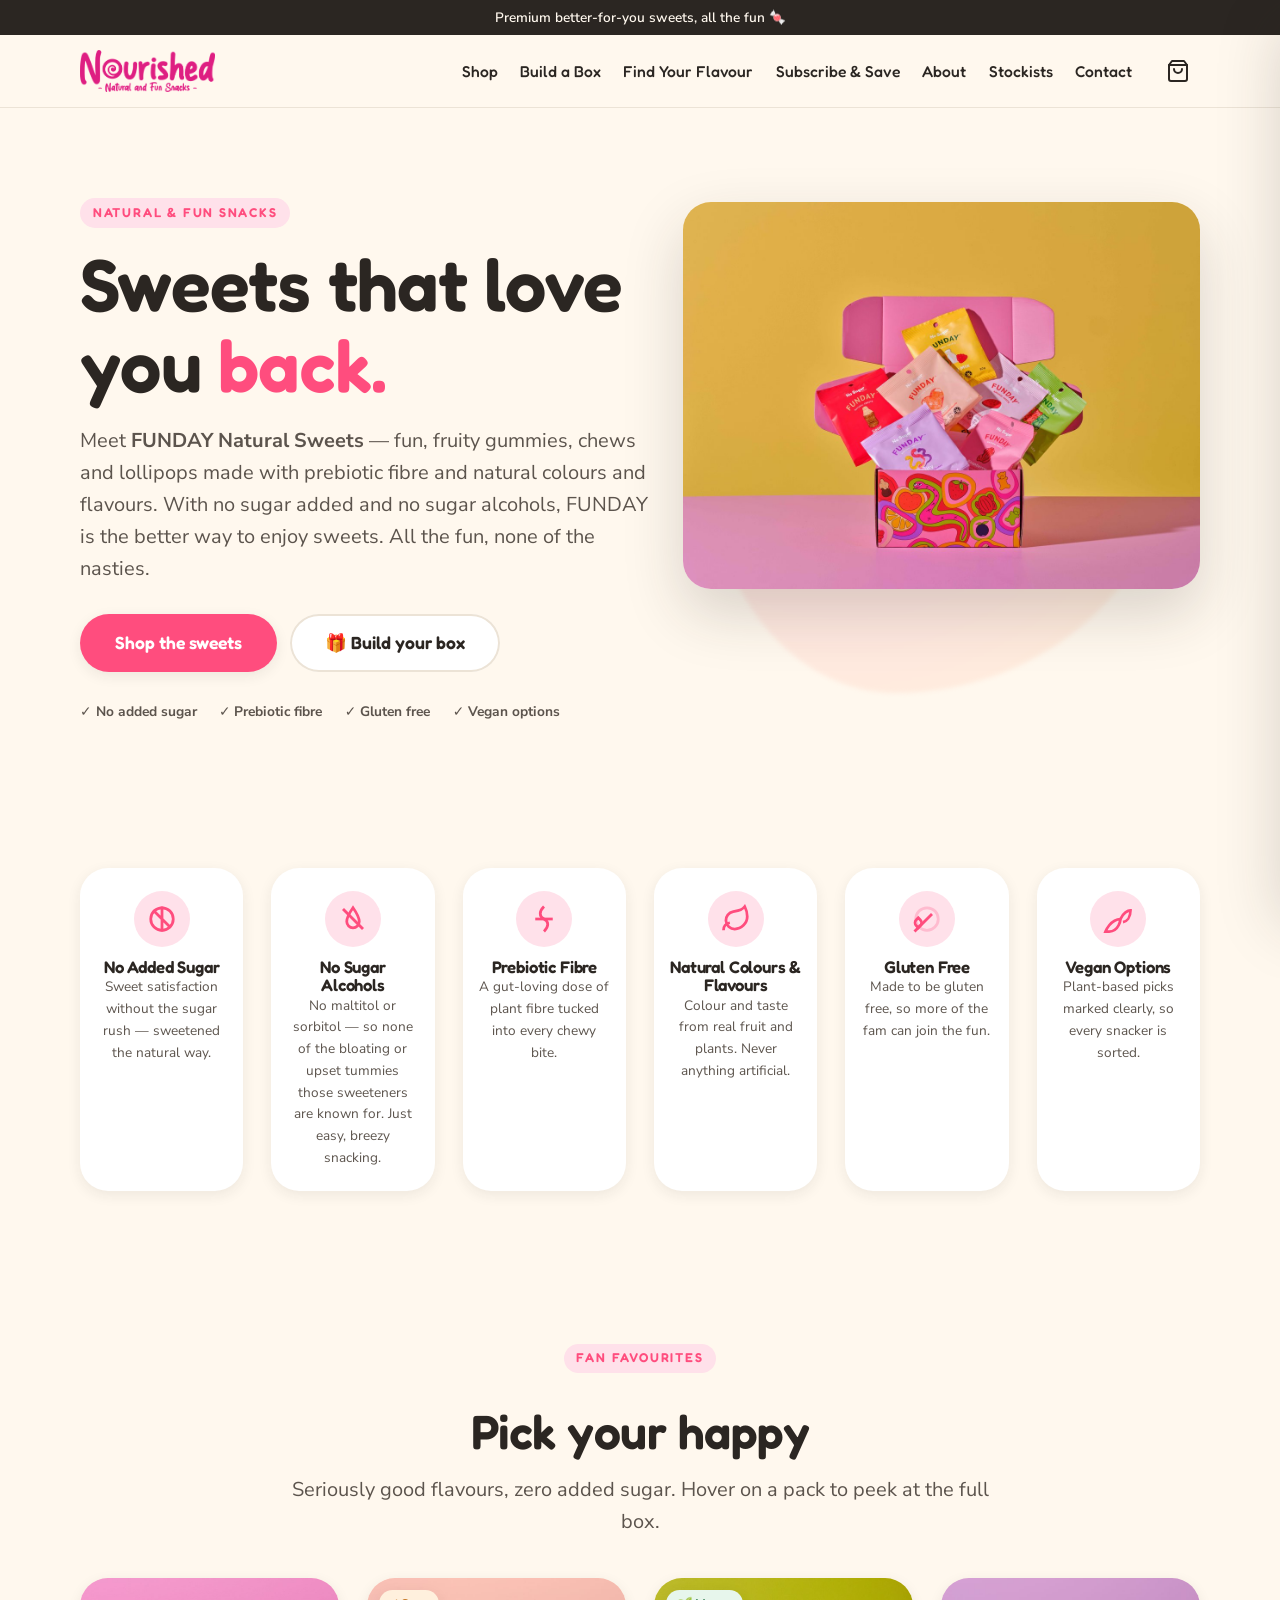
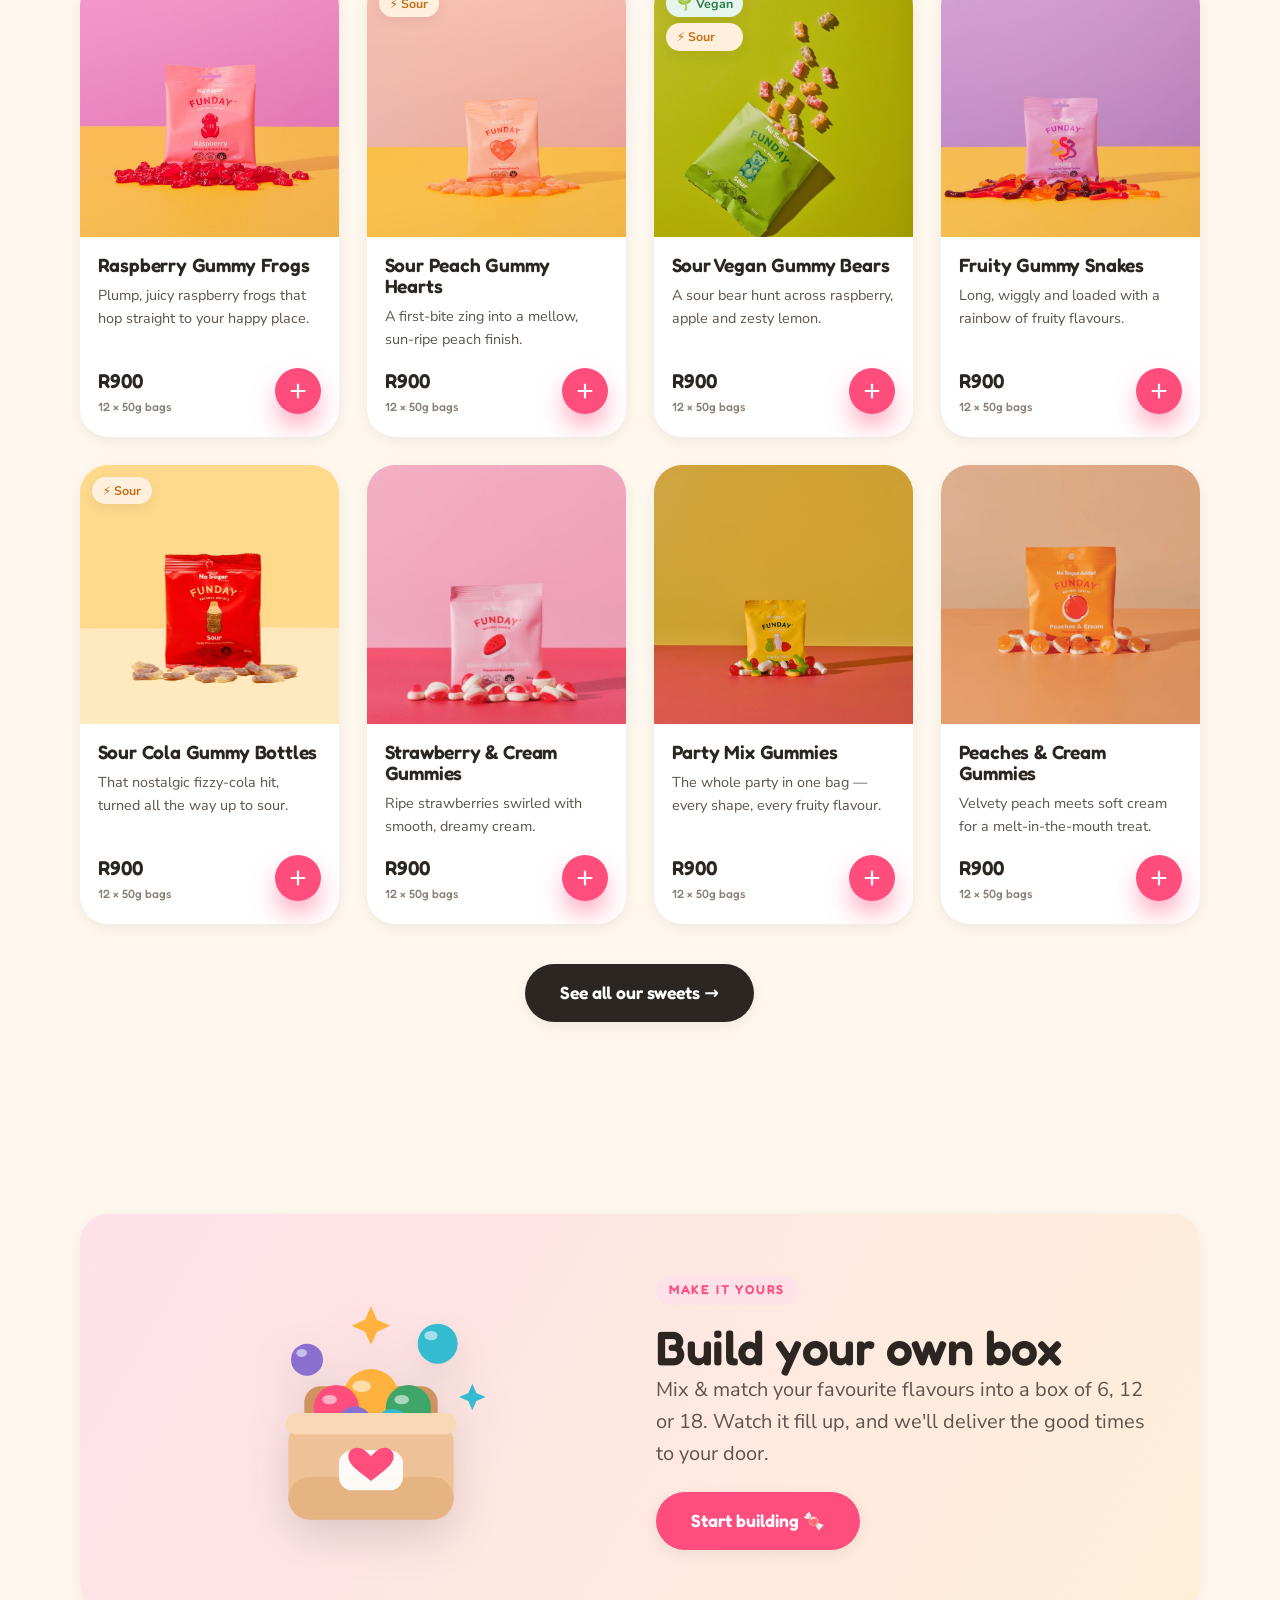
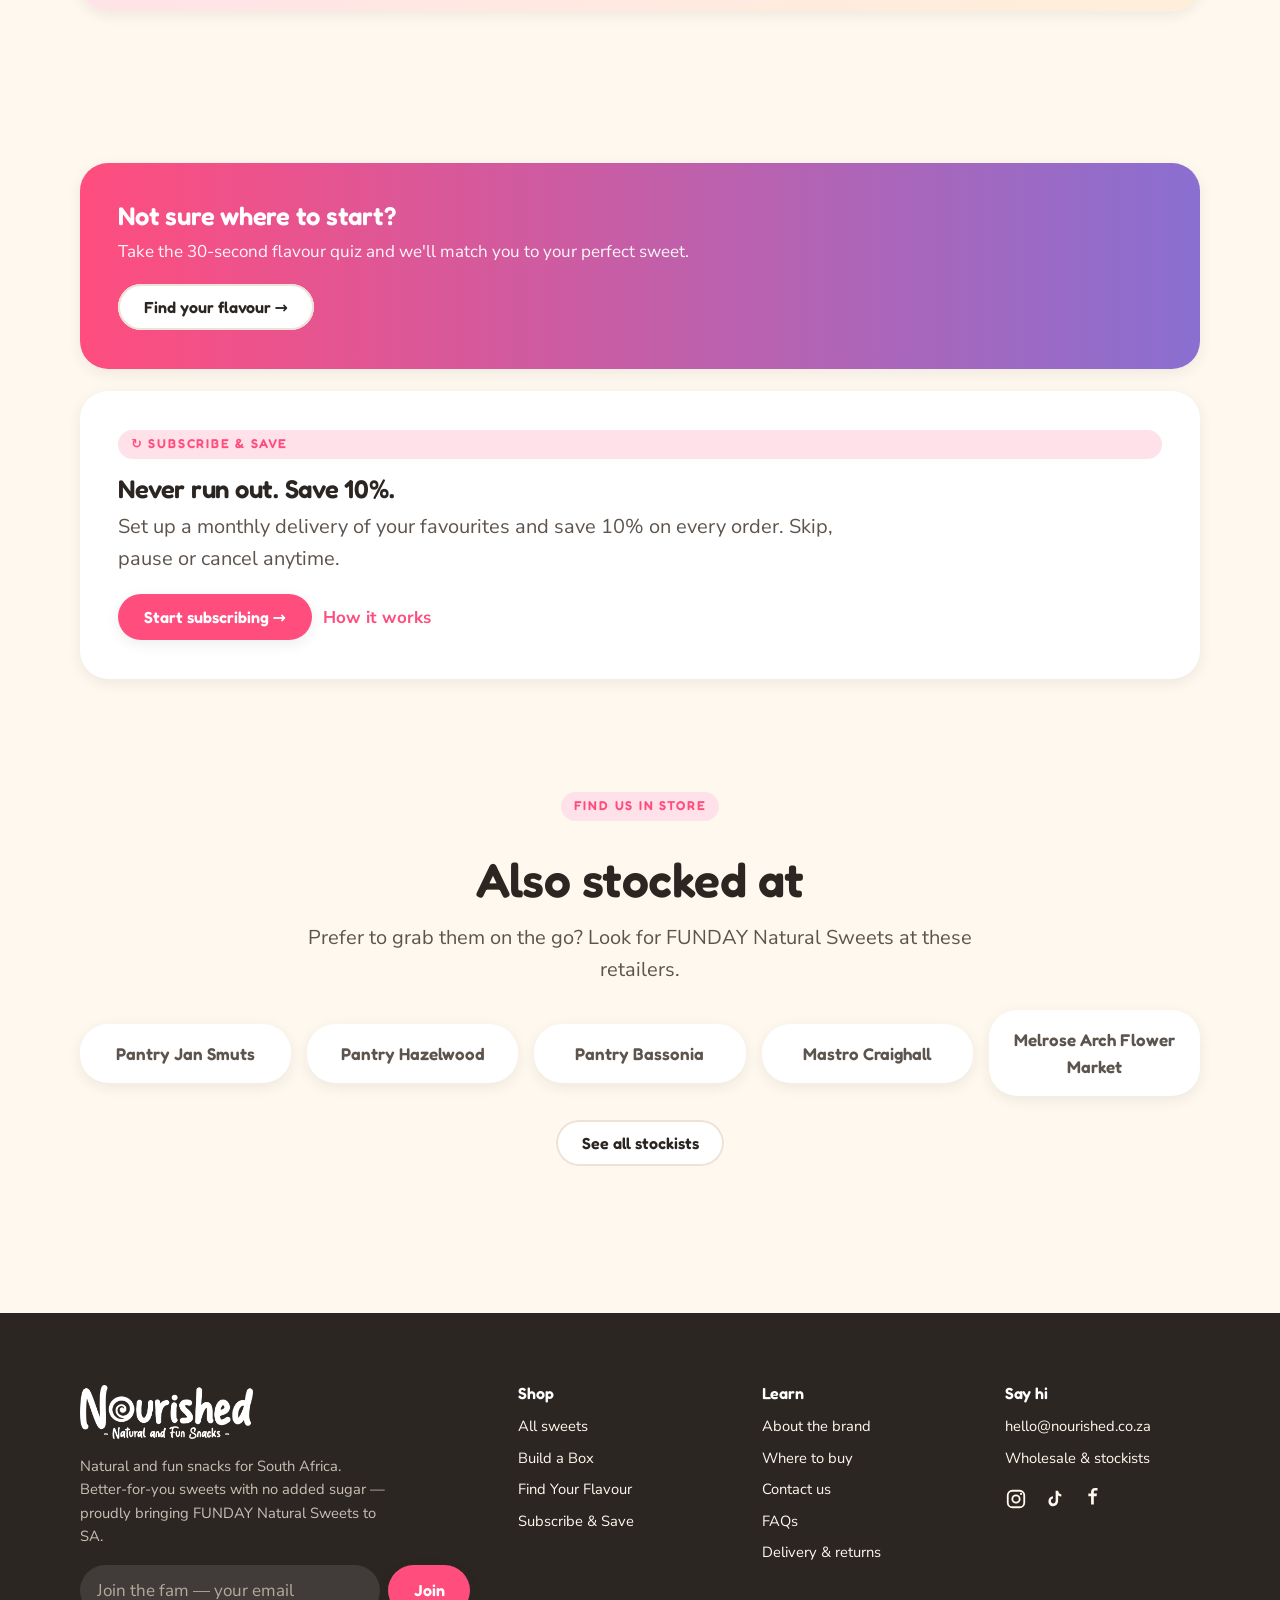
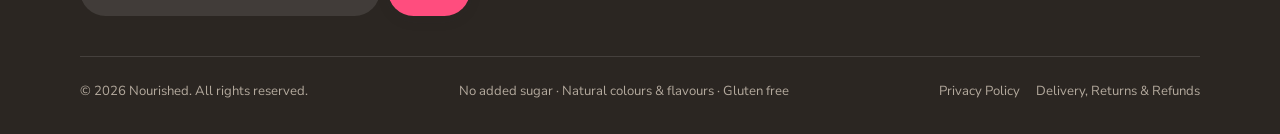
<file: index.html>
<!DOCTYPE html>
<html lang="en" data-year="2026">
<head>
  <meta charset="UTF-8">
  <meta name="viewport" content="width=device-width, initial-scale=1.0">
  <title>Nourished — Natural & Fun Snacks | No Added Sugar Sweets</title>
  <meta name="description" content="Nourished brings FUNDAY Natural Sweets to South Africa — gummies, chews & lollipops with no added sugar, prebiotic fibre and natural colours & flavours. Fun you can feel good about.">
  <link rel="icon" href="assets/img/favicon.svg" type="image/svg+xml">
  <link rel="preconnect" href="https://fonts.googleapis.com">
  <link rel="preconnect" href="https://fonts.gstatic.com" crossorigin>
  <link href="https://fonts.googleapis.com/css2?family=Fredoka:wght@400;500;600;700&family=Nunito+Sans:wght@400;600;700;800&display=swap" rel="stylesheet">
  <link rel="stylesheet" href="css/styles.css">
</head>
<body>
  <a class="skip-link" href="#main">Skip to content</a>
  <div id="header-slot"></div>

  <main id="main">
    <!-- HERO -->
    <section class="hero">
      <div class="container hero__grid">
        <div class="hero__copy">
          <span class="eyebrow">Natural &amp; Fun Snacks</span>
          <h1>Sweets that love you <span class="pop">back.</span></h1>
          <p class="lead" style="margin:1.2rem 0 1.8rem">Meet <strong>FUNDAY Natural Sweets</strong> — fun, fruity gummies, chews and lollipops made with prebiotic fibre and natural colours and flavours. With no sugar added and no sugar alcohols, FUNDAY is the better way to enjoy sweets. All the fun, none of the nasties.</p>
          <div style="display:flex;gap:.8rem;flex-wrap:wrap">
            <a class="btn btn--lg" href="shop.html">Shop the sweets</a>
            <a class="btn btn--lg btn--ghost" href="build-a-box.html">🎁 Build your box</a>
          </div>
          <div style="display:flex;gap:1.4rem;flex-wrap:wrap;margin-top:1.8rem;font-size:.86rem;font-weight:700;color:var(--ink-soft)">
            <span>✓ No added sugar</span><span>✓ Prebiotic fibre</span><span>✓ Gluten free</span><span>✓ Vegan options</span>
          </div>
        </div>
        <div class="hero__art" id="hero-art">
          <div class="hero__blob" aria-hidden="true"></div>
          <img src="" alt="A FUNDAY box overflowing with colourful no-added-sugar sweets" id="hero-product" style="position:relative;width:100%;border-radius:var(--r-lg);box-shadow:var(--shadow-lg)">
        </div>
      </div>
    </section>

    <!-- PILLARS -->
    <section class="section--tight">
      <div class="container">
        <div class="grid pillars" id="pillars"></div>
      </div>
    </section>

    <!-- FEATURED PRODUCTS -->
    <section class="section">
      <div class="container">
        <div class="center stack" style="margin-bottom:2.5rem">
          <span class="eyebrow">Fan favourites</span>
          <h2 class="section-title">Pick your happy</h2>
          <p class="lead" style="margin-inline:auto">Seriously good flavours, zero added sugar. Hover on a pack to peek at the full box.</p>
        </div>
        <div class="grid product-grid" id="featured-grid"></div>
        <div class="center" style="margin-top:2.5rem"><a class="btn btn--lg btn--ink" href="shop.html">See all our sweets →</a></div>
      </div>
    </section>

    <!-- BUILD A BOX CTA -->
    <section class="section">
      <div class="container">
        <div class="panel split cta-build">
          <div class="split__media center" id="box-art" aria-hidden="true">
            <svg class="hero-illo" viewBox="0 0 240 240" role="img" aria-label="An open box filled with colourful sweets">
              <!-- floating sweets + sparkles -->
              <g transform="translate(72 80)"><circle r="12" fill="#8A6FD1"/><ellipse cx="-4" cy="-5" rx="4" ry="3" fill="#fff" opacity=".55"/></g>
              <g transform="translate(170 68)"><circle r="15" fill="#34BBD0"/><ellipse cx="-5" cy="-6" rx="5" ry="3.5" fill="#fff" opacity=".55"/></g>
              <path d="M120 40 l4.5 10 10 4.5 -10 4.5 -4.5 10 -4.5 -10 -10 -4.5 10 -4.5 Z" fill="#FFB23E"/>
              <path d="M196 98 l3 7 7 3 -7 3 -3 7 -3 -7 -7 -3 7 -3 Z" fill="#34BBD0"/>
              <!-- inner box wall -->
              <rect x="70" y="100" width="100" height="52" rx="12" fill="#CE935E"/>
              <!-- sweets in the box -->
              <g transform="translate(120 108)"><circle r="21" fill="#FFB23E"/><ellipse cx="-7" cy="-8" rx="7" ry="4.5" fill="#fff" opacity=".55"/></g>
              <g transform="translate(94 116)"><circle r="17" fill="#FF4D7E"/><ellipse cx="-5" cy="-6" rx="5.5" ry="3.5" fill="#fff" opacity=".55"/></g>
              <g transform="translate(148 116)"><circle r="17" fill="#3FA66A"/><ellipse cx="-5" cy="-6" rx="5.5" ry="3.5" fill="#fff" opacity=".55"/></g>
              <g transform="translate(108 128)"><circle r="13" fill="#8A6FD1"/><ellipse cx="-4" cy="-5" rx="4" ry="3" fill="#fff" opacity=".55"/></g>
              <g transform="translate(136 130)"><circle r="13" fill="#34BBD0"/><ellipse cx="-4" cy="-5" rx="4" ry="3" fill="#fff" opacity=".55"/></g>
              <!-- box front -->
              <rect x="58" y="126" width="124" height="74" rx="16" fill="#EFC197"/>
              <rect x="58" y="168" width="124" height="32" rx="16" fill="#E0A874" opacity=".55"/>
              <rect x="56" y="120" width="128" height="16" rx="8" fill="#F8D9B5"/>
              <!-- label with brand heart -->
              <rect x="96" y="148" width="48" height="30" rx="10" fill="#fff" opacity=".92"/>
              <path d="M120 171 C111 164 103 159 103 152.5 C103 148.7 106 146 109.5 146 C113 146 116.5 148.5 120 152.5 C123.5 148.5 127 146 130.5 146 C134 146 137 148.7 137 152.5 C137 159 129 164 120 171 Z" fill="#FF4D7E"/>
            </svg>
          </div>
          <div>
            <span class="eyebrow">Make it yours</span>
            <h2 class="section-title">Build your own box</h2>
            <p class="lead">Mix &amp; match your favourite flavours into a box of 6, 12 or 18. Watch it fill up, and we'll deliver the good times to your door.</p>
            <a class="btn btn--lg" href="build-a-box.html" style="margin-top:1.4rem">Start building 🍬</a>
          </div>
        </div>
      </div>
    </section>

    <!-- QUIZ + SUBSCRIBE -->
    <section class="section--tight">
      <div class="container grid" style="grid-template-columns:1fr;gap:1.4rem" id="dual-cta">
        <div class="panel ribbon" style="display:flex;flex-direction:column;justify-content:center">
          <h3 style="font-size:1.6rem;color:#fff">Not sure where to start?</h3>
          <p style="margin:.5rem 0 1.2rem;opacity:.95">Take the 30-second flavour quiz and we'll match you to your perfect sweet.</p>
          <a class="btn btn--ghost" href="quiz.html" style="align-self:flex-start">Find your flavour →</a>
        </div>
        <div class="panel" style="display:flex;flex-direction:column;justify-content:center">
          <span class="eyebrow">↻ Subscribe &amp; Save</span>
          <h3 style="font-size:1.6rem">Never run out. Save 10%.</h3>
          <p class="lead" style="margin:.5rem 0 1.2rem">Set up a monthly delivery of your favourites and save 10% on every order. Skip, pause or cancel anytime.</p>
          <div style="display:flex;gap:.7rem;flex-wrap:wrap;align-items:center">
            <a class="btn" href="subscribe-signup.html">Start subscribing →</a>
            <a href="subscribe.html" style="font-weight:700;color:var(--accent)">How it works</a>
          </div>
        </div>
      </div>
    </section>

    <!-- STOCKISTS STRIP -->
    <section class="section--tight">
      <div class="container center stack">
        <span class="eyebrow">Find us in store</span>
        <h2 class="section-title">Also stocked at</h2>
        <p class="lead" style="margin-inline:auto">Prefer to grab them on the go? Look for FUNDAY Natural Sweets at these retailers.</p>
        <div id="stockist-strip" class="grid" style="grid-template-columns:repeat(auto-fit,minmax(120px,1fr));gap:1rem;margin-top:1.5rem;align-items:center"></div>
        <a class="btn btn--ghost" href="stockists.html" style="margin-top:1.5rem">See all stockists</a>
      </div>
    </section>
  </main>

  <div id="footer-slot"></div>

  <!-- vendored libs -->
  <script src="vendor/gsap.min.js"></script>
  <script src="vendor/ScrollTrigger.min.js"></script>
  <script src="vendor/confetti.min.js"></script>
  <!-- app -->
  <script src="js/products.js"></script>
  <script src="js/fx.js"></script>
  <script src="js/cart.js"></script>
  <script src="js/components.js"></script>
  <script src="js/shop.js"></script>
  <script src="js/home.js"></script>
</body>
</html>
</file>
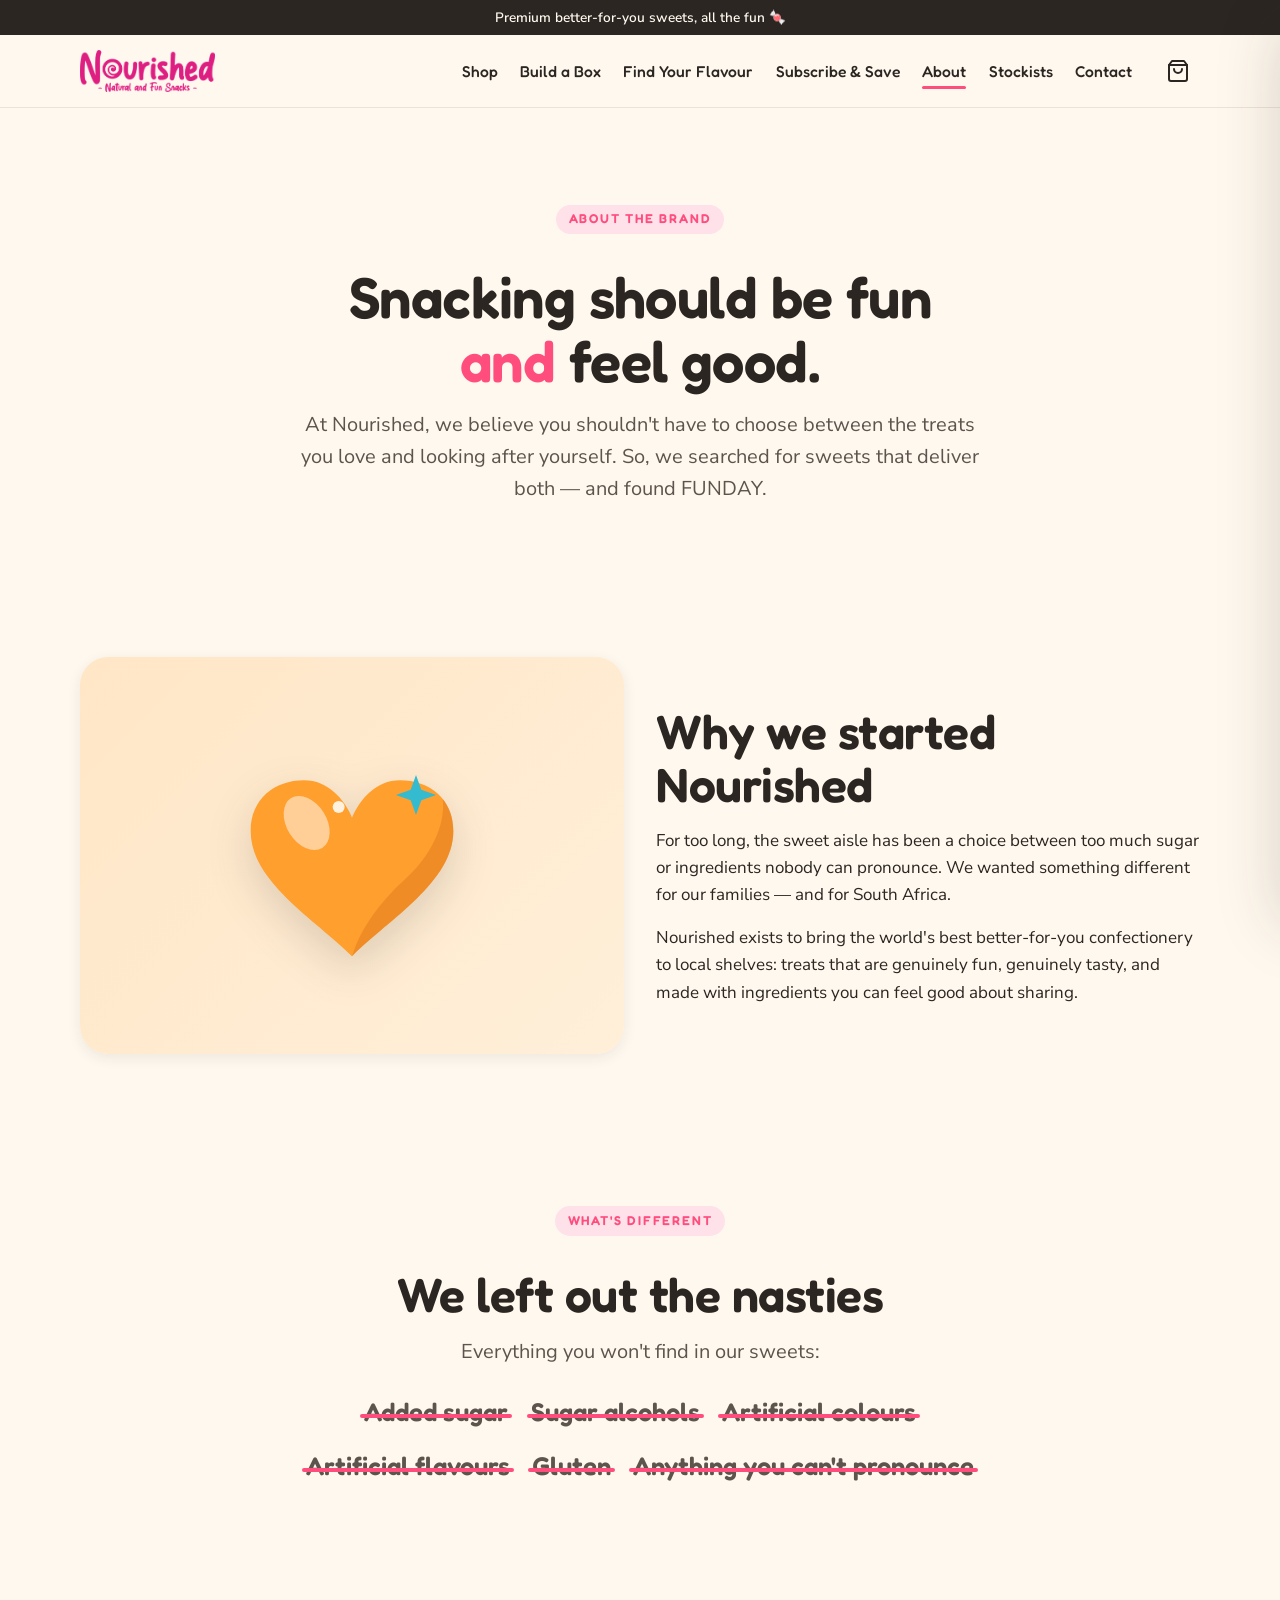
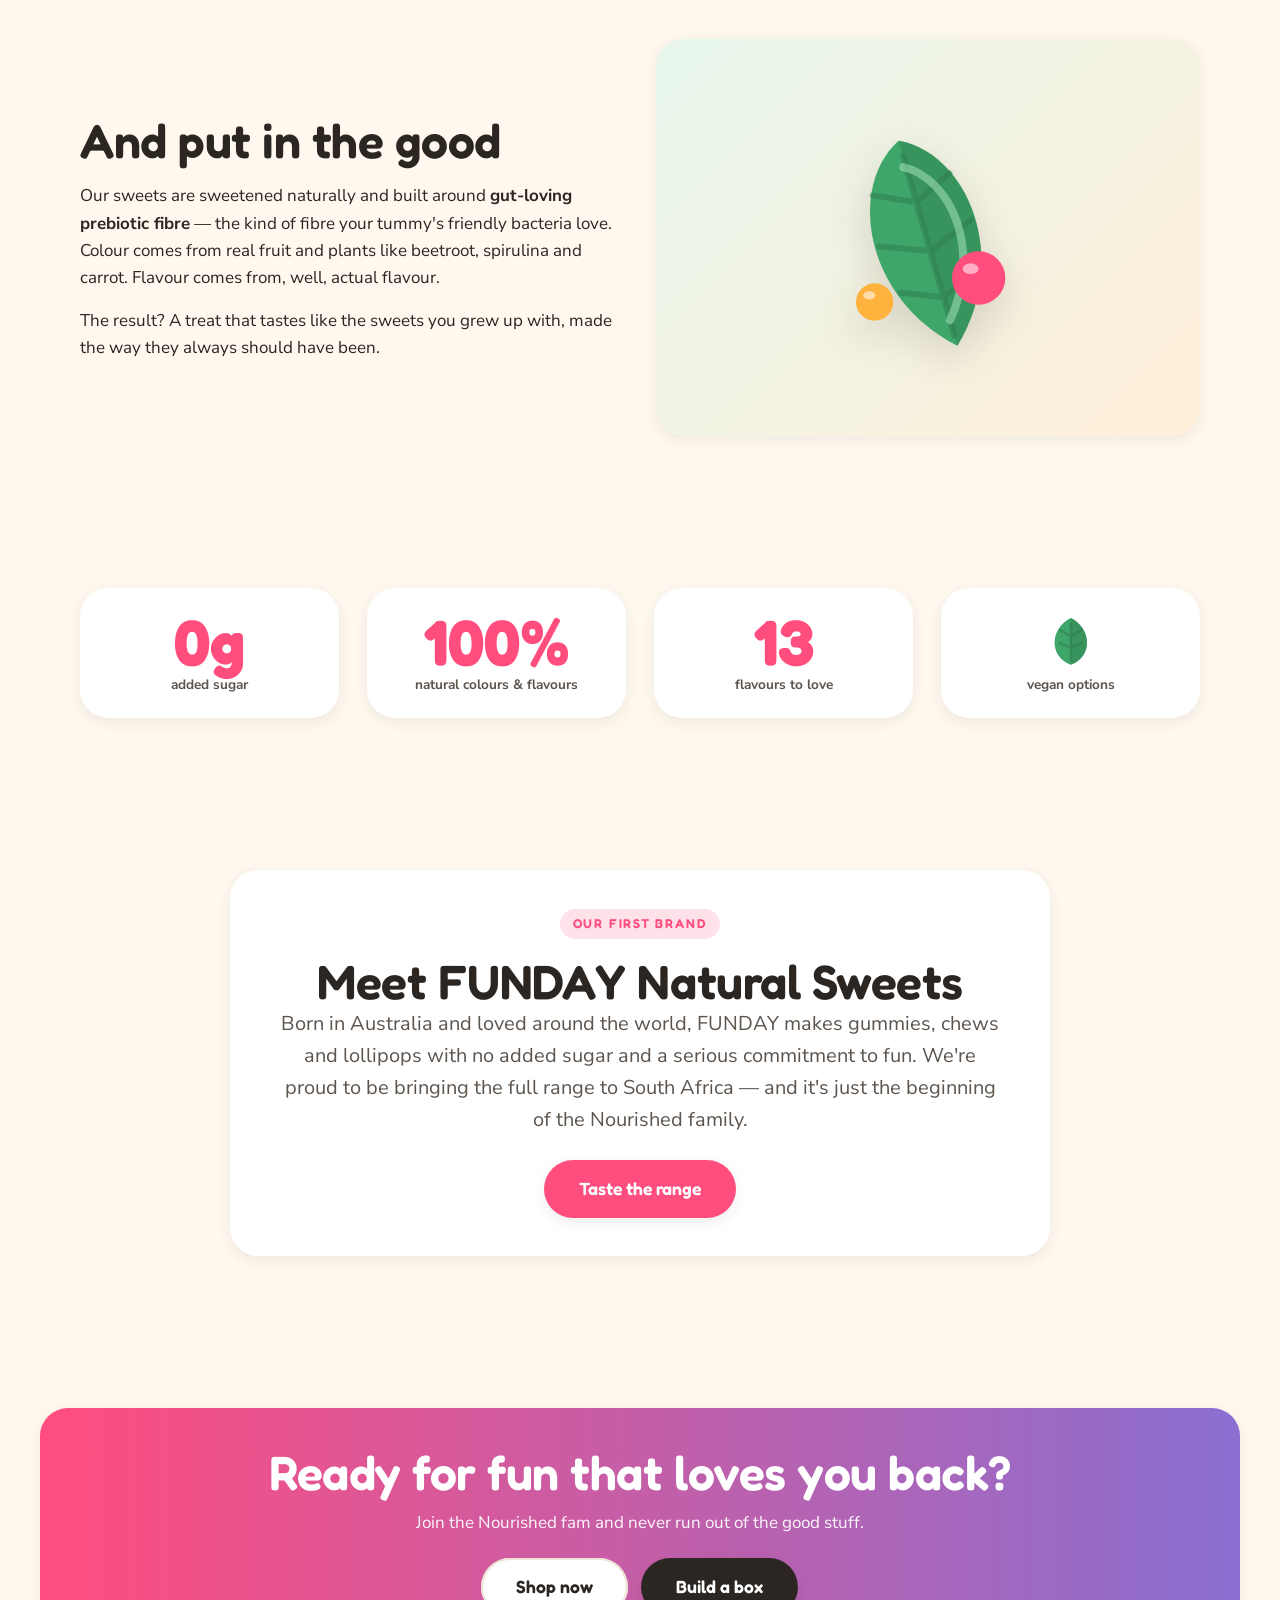
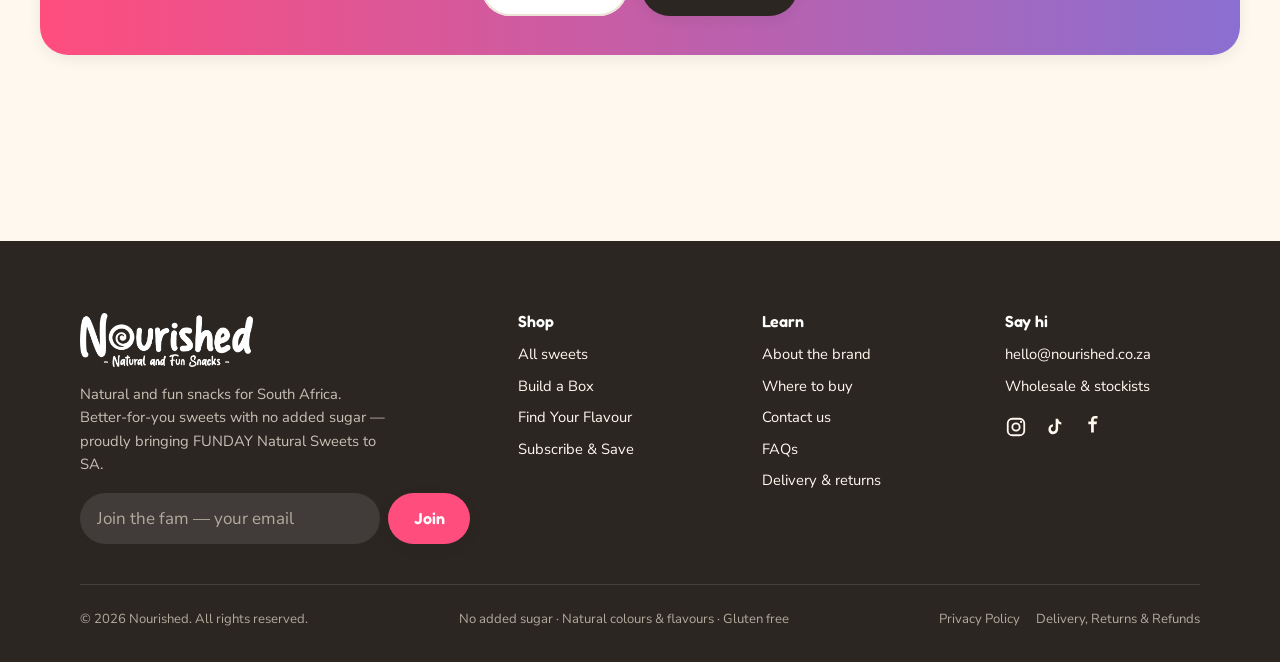
<file: about.html>
<!DOCTYPE html>
<html lang="en" data-year="2026">
<head>
  <meta charset="UTF-8">
  <meta name="viewport" content="width=device-width, initial-scale=1.0">
  <title>About the Brand — Nourished | Better-for-You Sweets</title>
  <meta name="description" content="The Nourished story — why we believe snacking should be fun and feel good, what makes FUNDAY Natural Sweets different, and how we're bringing them to South Africa.">
  <link rel="icon" href="assets/img/favicon.svg" type="image/svg+xml">
  <link rel="preconnect" href="https://fonts.googleapis.com">
  <link rel="preconnect" href="https://fonts.gstatic.com" crossorigin>
  <link href="https://fonts.googleapis.com/css2?family=Fredoka:wght@400;500;600;700&family=Nunito+Sans:wght@400;600;700;800&display=swap" rel="stylesheet">
  <link rel="stylesheet" href="css/styles.css">
</head>
<body>
  <a class="skip-link" href="#main">Skip to content</a>
  <div id="header-slot"></div>
  <main id="main">

    <!-- Intro -->
    <section class="section">
      <div class="container center stack" style="max-width:760px;margin-inline:auto">
        <span class="eyebrow">About the brand</span>
        <h1 style="font-size:clamp(2.2rem,6vw,3.6rem)">Snacking should be fun <em style="color:var(--berry);font-style:normal">and</em> feel good.</h1>
        <p class="lead" style="margin-inline:auto">At Nourished, we believe you shouldn't have to choose between the treats you love and looking after yourself. So, we searched for sweets that deliver both — and found FUNDAY.</p>
      </div>
    </section>

    <!-- The why -->
    <section class="section--tight">
      <div class="container split reveal">
        <div class="split__media panel center" style="background:linear-gradient(135deg,#FFE6C6,var(--cream-deep))" aria-hidden="true">
          <svg class="hero-illo" viewBox="0 0 240 240" role="img" aria-label="A glossy gummy heart">
            <path d="M120 196 C92 168 44 140 44 102 C44 78 62 64 84 64 C102 64 114 78 120 92 C126 78 138 64 156 64 C178 64 196 78 196 102 C196 140 148 168 120 196 Z" fill="#FF9F2E"/>
            <path d="M120 196 C148 168 196 140 196 102 C196 92 193 84 188 78 C190 92 184 116 160 138 C140 156 126 176 120 196 Z" fill="#E07A1E" opacity=".5"/>
            <ellipse cx="86" cy="96" rx="15" ry="22" transform="rotate(-32 86 96)" fill="#fff" opacity=".5"/>
            <circle cx="110" cy="84" r="4.5" fill="#fff" opacity=".85"/>
            <path d="M168 60 l4 11 11 4 -11 4 -4 11 -4 -11 -11 -4 11 -4 Z" fill="#34BBD0"/>
          </svg>
        </div>
        <div class="stack">
          <h2 class="section-title">Why we started Nourished</h2>
          <p>For too long, the sweet aisle has been a choice between too much sugar or ingredients nobody can pronounce. We wanted something different for our families — and for South Africa.</p>
          <p>Nourished exists to bring the world's best better-for-you confectionery to local shelves: treats that are genuinely fun, genuinely tasty, and made with ingredients you can feel good about sharing.</p>
        </div>
      </div>
    </section>

    <!-- No nasties -->
    <section class="section">
      <div class="container center stack reveal">
        <span class="eyebrow">What's different</span>
        <h2 class="section-title">We left out the nasties</h2>
        <p class="lead" style="margin-inline:auto;margin-bottom:1.5rem">Everything you won't find in our sweets:</p>
        <ul class="nasty-list" style="justify-content:center;max-width:680px;margin-inline:auto">
          <li class="reveal">Added sugar</li>
          <li class="reveal" data-delay="120">Sugar alcohols</li>
          <li class="reveal" data-delay="240">Artificial colours</li>
          <li class="reveal" data-delay="360">Artificial flavours</li>
          <li class="reveal" data-delay="480">Gluten</li>
          <li class="reveal" data-delay="600">Anything you can't pronounce</li>
        </ul>
      </div>
    </section>

    <!-- The good stuff -->
    <section class="section--tight">
      <div class="container split split--media-right reveal">
        <div class="split__media panel center" style="background:linear-gradient(135deg,#e7f6ec,var(--cream-deep))" aria-hidden="true">
          <svg class="hero-illo hero-illo--slow" viewBox="0 0 240 240" role="img" aria-label="A fresh leaf with berries">
            <g transform="rotate(-16 120 124)">
              <path d="M120 44 C166 66 178 150 120 204 C62 150 74 66 120 44 Z" fill="#3FA66A"/>
              <path d="M120 44 C166 66 178 150 120 204 C120 150 120 92 120 44 Z" fill="#2E7E4F" opacity=".45"/>
              <path d="M120 56 L120 196 M120 92 L150 78 M120 92 L90 78 M120 130 L156 116 M120 130 L84 116 M120 166 L150 154 M120 166 L90 154" stroke="#2E7E4F" stroke-width="4.5" stroke-linecap="round" fill="none" opacity=".55"/>
              <path d="M118 64 C150 82 158 140 120 184" stroke="#9BDCB4" stroke-width="6" stroke-linecap="round" fill="none" opacity=".6"/>
            </g>
            <g transform="translate(158 150)">
              <circle r="20" fill="#FF4D7E"/>
              <ellipse cx="-6" cy="-7" rx="6" ry="4" fill="#fff" opacity=".55"/>
            </g>
            <g transform="translate(80 168)">
              <circle r="14" fill="#FFB23E"/>
              <ellipse cx="-4" cy="-5" rx="4.5" ry="3" fill="#fff" opacity=".55"/>
            </g>
          </svg>
        </div>
        <div class="stack">
          <h2 class="section-title">And put in the good</h2>
          <p>Our sweets are sweetened naturally and built around <strong>gut-loving prebiotic fibre</strong> — the kind of fibre your tummy's friendly bacteria love. Colour comes from real fruit and plants like beetroot, spirulina and carrot. Flavour comes from, well, actual flavour.</p>
          <p>The result? A treat that tastes like the sweets you grew up with, made the way they always should have been.</p>
        </div>
      </div>
    </section>

    <!-- Stats -->
    <section class="section">
      <div class="container">
        <div class="grid pillars" style="grid-template-columns:repeat(auto-fit,minmax(160px,1fr))">
          <div class="pillar reveal"><div class="stat">0g</div><p style="font-weight:700">added sugar</p></div>
          <div class="pillar reveal" data-delay="100"><div class="stat">100%</div><p style="font-weight:700">natural colours &amp; flavours</p></div>
          <div class="pillar reveal" data-delay="200"><div class="stat" id="stat-flavours">8</div><p style="font-weight:700">flavours to love</p></div>
          <div class="pillar reveal" data-delay="300"><div class="stat"><svg viewBox="0 0 48 48" style="height:.9em;width:auto;display:inline-block;vertical-align:-.06em" role="img" aria-label="plant-based"><path d="M24 5 C41 13 43 37 24 44 C5 37 7 13 24 5 Z" fill="#3FA66A"/><path d="M24 5 C41 13 43 37 24 44 C24 30 24 16 24 5 Z" fill="#2E7E4F" opacity=".45"/><path d="M24 10 L24 40 M24 20 L33 15 M24 20 L15 15 M24 30 L33 26 M24 30 L15 26" stroke="#2E7E4F" stroke-width="2.2" stroke-linecap="round" fill="none" opacity=".55"/></svg></div><p style="font-weight:700">vegan options</p></div>
        </div>
      </div>
    </section>

    <!-- FUNDAY -->
    <section class="section--tight">
      <div class="container panel reveal" style="text-align:center;max-width:820px;margin-inline:auto">
        <span class="eyebrow">Our first brand</span>
        <h2 class="section-title">Meet FUNDAY Natural Sweets</h2>
        <p class="lead" style="margin-inline:auto">Born in Australia and loved around the world, FUNDAY makes gummies, chews and lollipops with no added sugar and a serious commitment to fun. We're proud to be bringing the full range to South Africa — and it's just the beginning of the Nourished family.</p>
        <a class="btn btn--lg" href="shop.html" style="margin-top:1.5rem">Taste the range</a>
      </div>
    </section>

    <!-- CTA -->
    <section class="section">
      <div class="container panel ribbon center reveal" style="color:#fff">
        <h2 class="section-title" style="color:#fff">Ready for fun that loves you back?</h2>
        <p style="margin:.6rem auto 1.4rem;max-width:50ch;opacity:.95">Join the Nourished fam and never run out of the good stuff.</p>
        <div style="display:flex;gap:.8rem;justify-content:center;flex-wrap:wrap">
          <a class="btn btn--lg btn--ghost" href="shop.html">Shop now</a>
          <a class="btn btn--lg btn--ink" href="build-a-box.html">Build a box</a>
        </div>
      </div>
    </section>
  </main>
  <div id="footer-slot"></div>
  <script src="vendor/gsap.min.js"></script>
  <script src="vendor/ScrollTrigger.min.js"></script>
  <script src="vendor/confetti.min.js"></script>
  <script src="js/products.js"></script>
  <script src="js/fx.js"></script>
  <script src="js/cart.js"></script>
  <script src="js/components.js"></script>
  <script>
    /* Keep the "flavours to love" stat in sync with the live (visible) catalogue. */
    document.addEventListener('DOMContentLoaded', () => {
      const el = document.getElementById('stat-flavours');
      if (el && window.PRODUCTS) el.textContent = PRODUCTS.length;
    });
  </script>
</body>
</html>
</file>
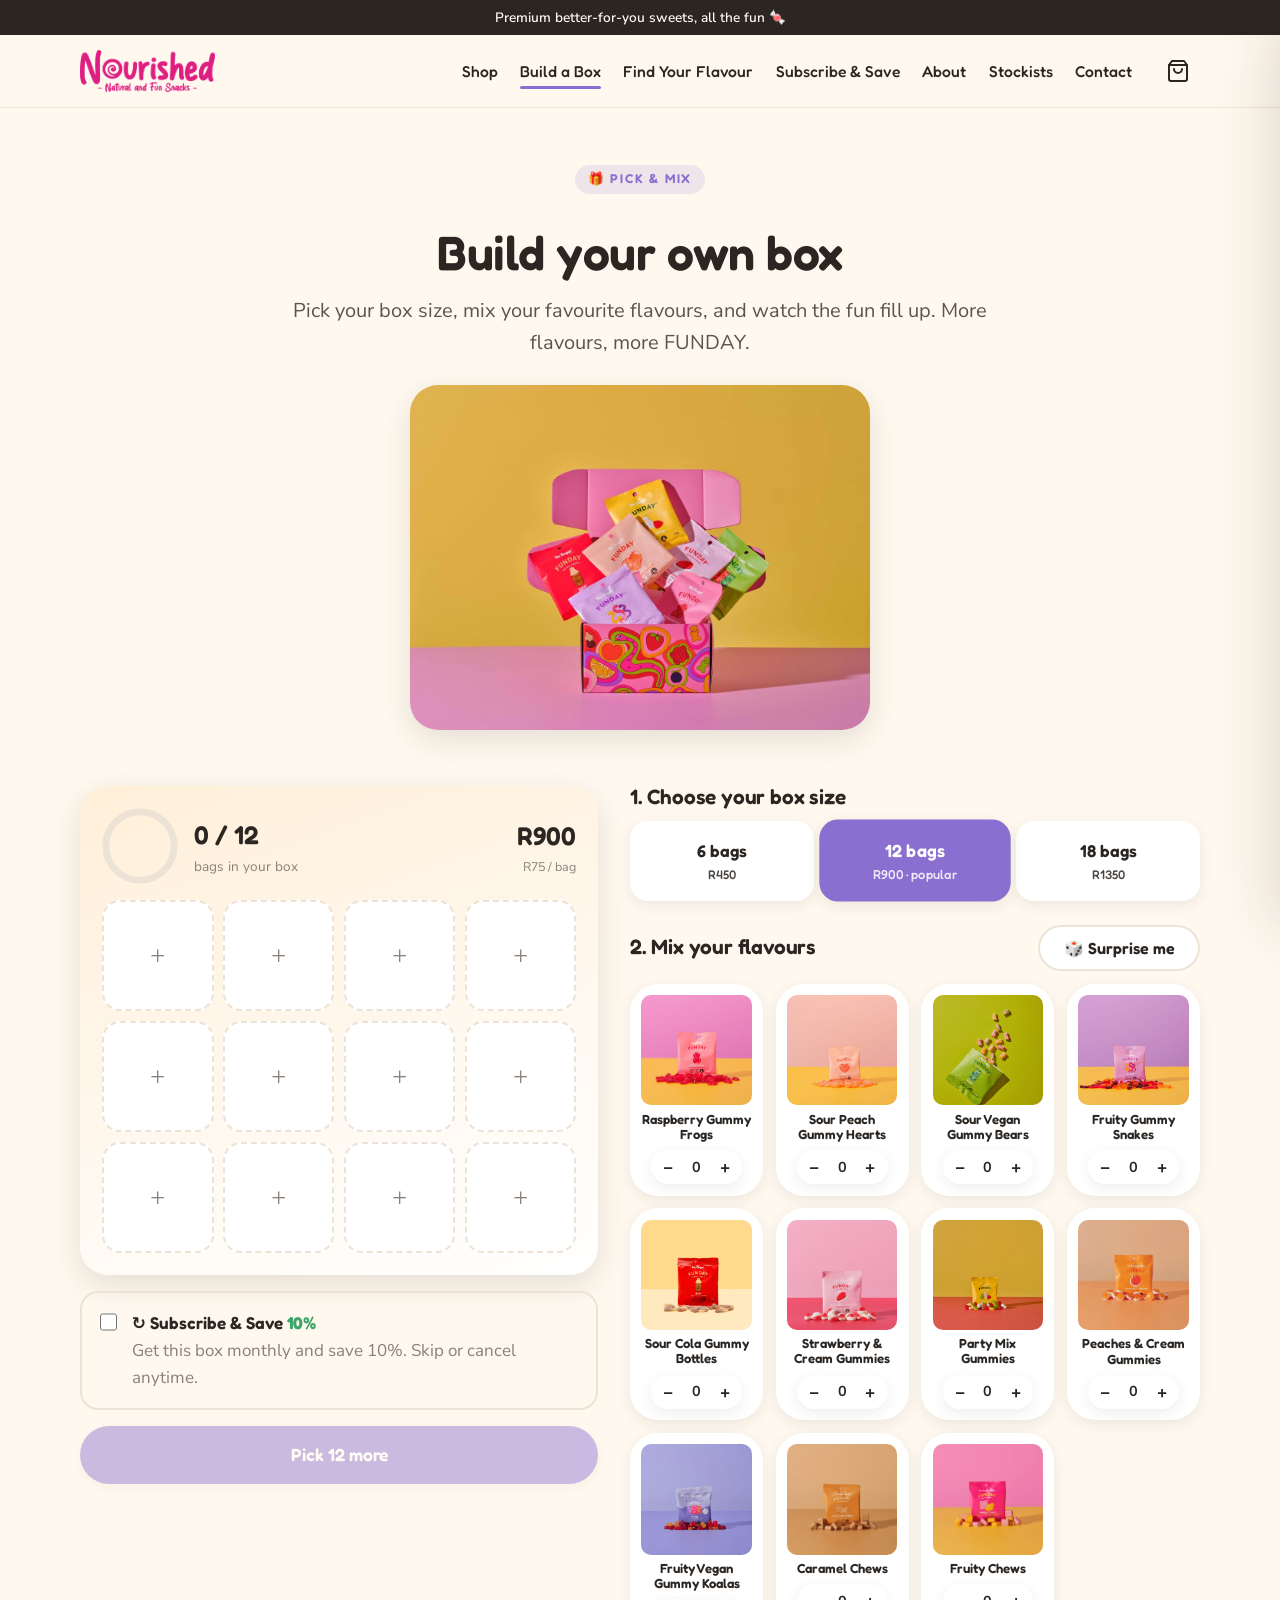
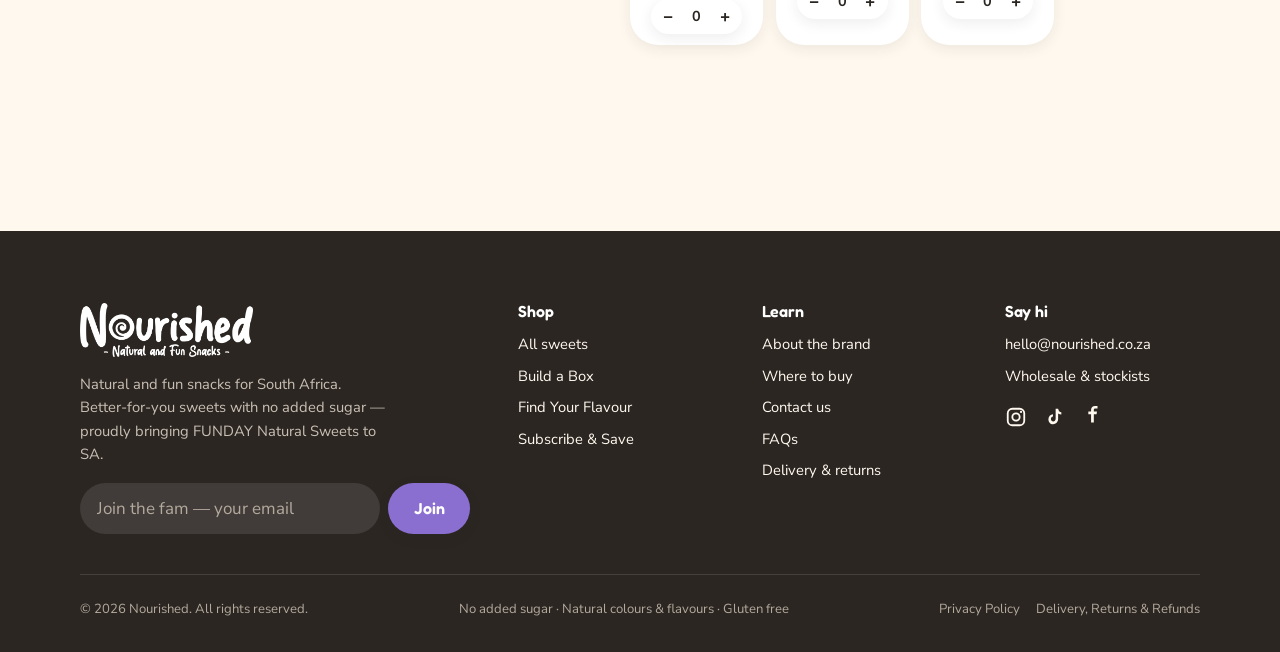
<file: build-a-box.html>
<!DOCTYPE html>
<html lang="en" data-year="2026">
<head>
  <meta charset="UTF-8">
  <meta name="viewport" content="width=device-width, initial-scale=1.0">
  <title>Build a Box — Nourished | Mix Your Own Sweets</title>
  <meta name="description" content="Build your own box of Nourished sweets — mix any 6, 12 or 18 bags of your favourite no-added-sugar flavours and we'll deliver them to your door.">
  <link rel="icon" href="assets/img/favicon.svg" type="image/svg+xml">
  <link rel="preconnect" href="https://fonts.googleapis.com">
  <link rel="preconnect" href="https://fonts.gstatic.com" crossorigin>
  <link href="https://fonts.googleapis.com/css2?family=Fredoka:wght@400;500;600;700&family=Nunito+Sans:wght@400;600;700;800&display=swap" rel="stylesheet">
  <link rel="stylesheet" href="css/styles.css">
</head>
<body>
  <a class="skip-link" href="#main">Skip to content</a>
  <div id="header-slot"></div>
  <main id="main">
    <section class="section--tight">
      <div class="container center stack">
        <span class="eyebrow">🎁 Pick &amp; Mix</span>
        <h1 class="section-title">Build your own box</h1>
        <p class="lead" style="margin-inline:auto">Pick your box size, mix your favourite flavours, and watch the fun fill up. More flavours, more FUNDAY.</p>
        <img id="bab-hero" src="" alt="A FUNDAY box overflowing with colourful sweets" style="width:100%;max-width:460px;margin:1.6rem auto 0;border-radius:var(--r-lg);box-shadow:var(--shadow-md)">
      </div>
    </section>

    <section style="padding-bottom:clamp(48px,8vw,96px)">
      <div class="container">
        <div id="bab" class="bab-grid">

          <!-- STAGE: the box -->
          <div class="bab-stage">
            <div class="bab-box" id="bab-box">
              <div class="bab-meter">
                <svg class="bab-ring" viewBox="0 0 100 100" aria-hidden="true">
                  <circle class="track" cx="50" cy="50" r="45"/>
                  <circle class="fill" id="bab-ring-fill" cx="50" cy="50" r="45"/>
                </svg>
                <div>
                  <div class="bab-counter" id="bab-counter">0 / 12</div>
                  <div class="muted" style="font-size:.85rem">bags in your box</div>
                </div>
                <div style="margin-left:auto;text-align:right">
                  <div class="card__price" id="bab-price" style="font-size:1.6rem">R900</div>
                  <div class="muted" style="font-size:.78rem">R75 / bag</div>
                </div>
              </div>
              <div class="bab-slots" id="bab-slots"></div>
            </div>

            <label class="toggle-card" data-active="false" style="margin-top:1rem">
              <input type="checkbox" id="bab-sub">
              <span><span class="toggle-card__title">↻ Subscribe &amp; Save <span class="save-flag">10%</span></span><br>
              <span class="muted">Get this box monthly and save 10%. Skip or cancel anytime.</span></span>
            </label>

            <button class="btn btn--lg btn--block" id="bab-add" style="margin-top:1rem" disabled>Pick 12 more</button>
          </div>

          <!-- CONTROLS: size + flavours -->
          <div class="stack" style="--stack-gap:1.5rem">
            <div>
              <h2 style="font-size:1.3rem;margin-bottom:.8rem">1. Choose your box size</h2>
              <div class="size-pills">
                <button class="size-pill" data-size="6">6 bags<small>R450</small></button>
                <button class="size-pill" data-size="12">12 bags<small>R900 · popular</small></button>
                <button class="size-pill" data-size="18">18 bags<small>R1350</small></button>
              </div>
            </div>
            <div style="margin-top:1.5rem">
              <div style="display:flex;align-items:center;justify-content:space-between;gap:1rem;margin-bottom:.8rem;flex-wrap:wrap">
                <h2 style="font-size:1.3rem">2. Mix your flavours</h2>
                <button class="btn btn--ghost" id="bab-surprise">🎲 Surprise me</button>
              </div>
              <div class="bab-flavours" id="bab-flavours"></div>
            </div>
          </div>

        </div>
      </div>
    </section>
  </main>
  <div id="footer-slot"></div>
  <script src="vendor/gsap.min.js"></script>
  <script src="vendor/ScrollTrigger.min.js"></script>
  <script src="vendor/confetti.min.js"></script>
  <script src="js/products.js"></script>
  <script src="js/fx.js"></script>
  <script src="js/cart.js"></script>
  <script src="js/components.js"></script>
  <script src="js/buildbox.js"></script>
</body>
</html>
</file>
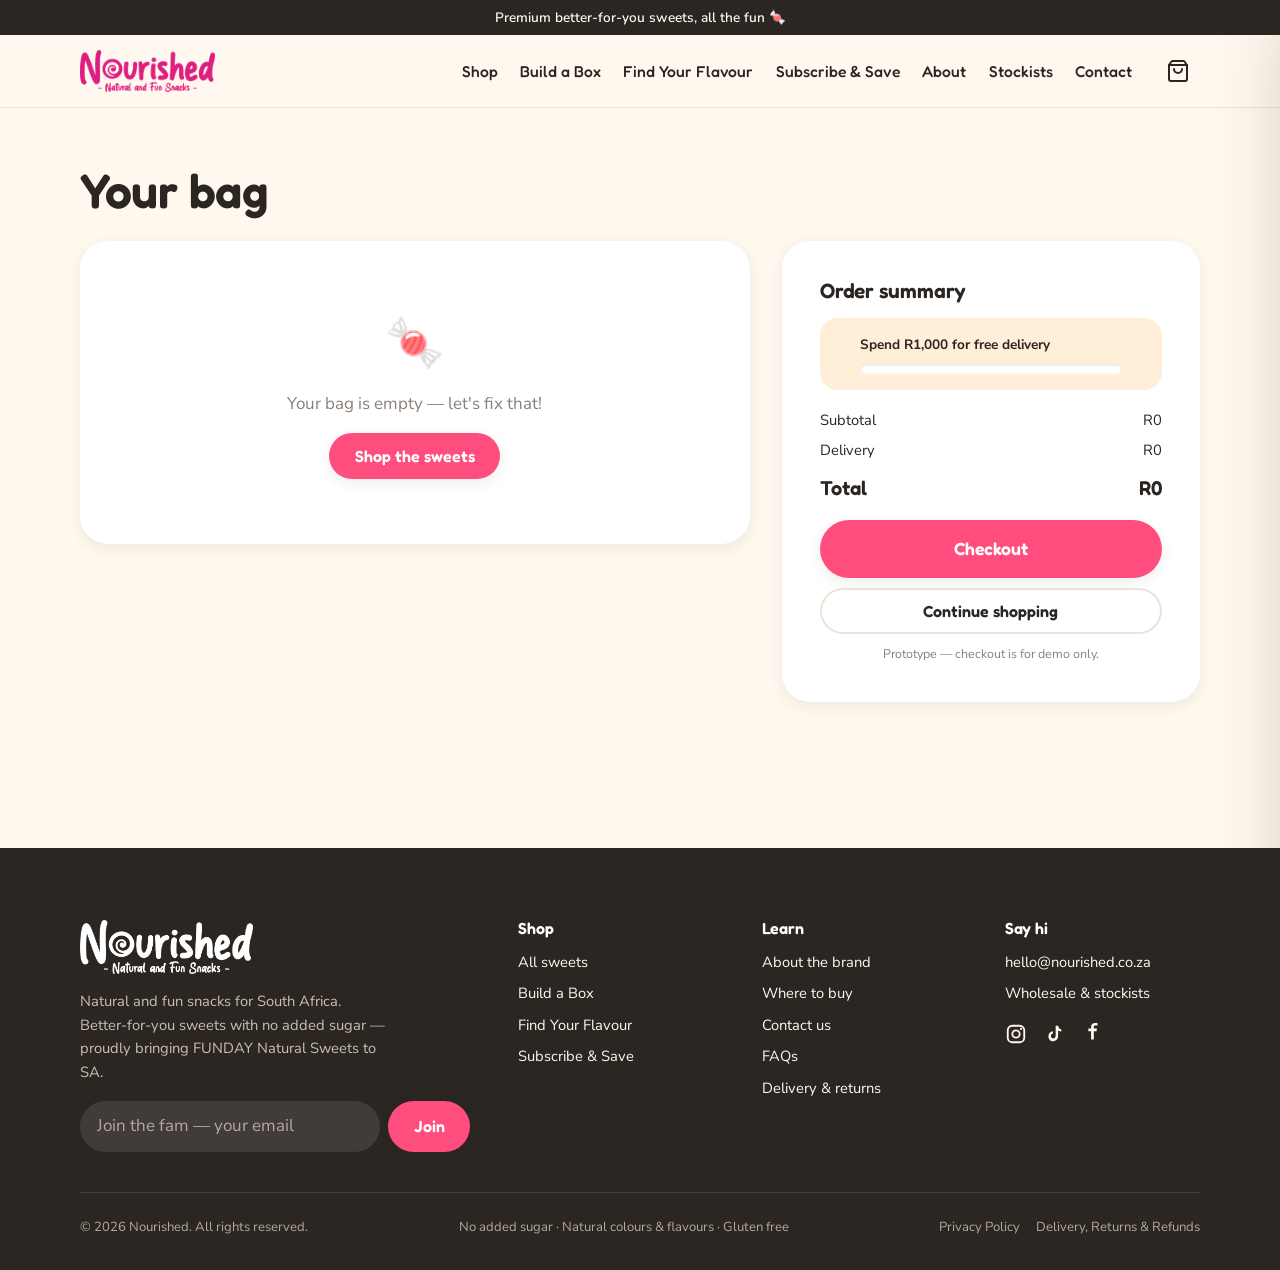
<file: cart.html>
<!DOCTYPE html>
<html lang="en" data-year="2026">
<head>
  <meta charset="UTF-8">
  <meta name="viewport" content="width=device-width, initial-scale=1.0">
  <title>Your Bag — Nourished</title>
  <meta name="description" content="Review your Nourished order.">
  <link rel="icon" href="assets/img/favicon.svg" type="image/svg+xml">
  <link rel="preconnect" href="https://fonts.googleapis.com">
  <link rel="preconnect" href="https://fonts.gstatic.com" crossorigin>
  <link href="https://fonts.googleapis.com/css2?family=Fredoka:wght@400;500;600;700&family=Nunito+Sans:wght@400;600;700;800&display=swap" rel="stylesheet">
  <link rel="stylesheet" href="css/styles.css">
</head>
<body>
  <a class="skip-link" href="#main">Skip to content</a>
  <div id="header-slot"></div>
  <main id="main">
    <section class="section--tight">
      <div class="container">
        <h1 class="section-title" style="margin-bottom:1.5rem">Your bag</h1>
        <div class="split" style="align-items:start;grid-template-columns:1fr">
          <div class="panel" style="padding:1rem var(--gutter)">
            <div id="cart-page-items"></div>
          </div>
          <div class="panel" id="cart-summary">
            <h2 style="font-size:1.3rem;margin-bottom:1rem">Order summary</h2>
            <div class="ship-bar" style="background:var(--cream-deep);border-radius:var(--r-md);margin-bottom:1.2rem">
              <div class="ship-bar__msg" data-ship-msg></div>
              <div class="ship-bar__track"><div class="ship-bar__fill" data-ship-fill></div></div>
            </div>
            <div class="cart-row" data-saved-row style="display:none;color:var(--leaf)"><span>Subscription savings</span><span data-sum-saved>R0</span></div>
            <div class="cart-row"><span>Subtotal</span><span data-sum-subtotal>R0</span></div>
            <div class="cart-row"><span>Delivery</span><span data-sum-shipping>R0</span></div>
            <div class="cart-row cart-row--total"><span>Total</span><span data-sum-total>R0</span></div>
            <button class="btn btn--lg btn--block" id="cart-page-checkout">Checkout</button>
            <a class="btn btn--ghost btn--block" href="shop.html" style="margin-top:.6rem">Continue shopping</a>
            <p class="muted center" style="font-size:.78rem;margin-top:.6rem">Prototype — checkout is for demo only.</p>
          </div>
        </div>
      </div>
    </section>
  </main>
  <div id="footer-slot"></div>
  <script src="vendor/gsap.min.js"></script>
  <script src="vendor/ScrollTrigger.min.js"></script>
  <script src="vendor/confetti.min.js"></script>
  <script src="js/products.js"></script>
  <script src="js/fx.js"></script>
  <script src="js/cart.js"></script>
  <script src="js/components.js"></script>
  <script>
    document.addEventListener('DOMContentLoaded', () => {
      Cart.render();
      document.getElementById('cart-page-checkout').addEventListener('click', () => {
        if (Cart.totals().empty) return;
        FX.celebrate();
        alert('Thanks! This is a prototype — in the live store this goes to secure Shopify checkout.');
      });
    });
  </script>
  <style>@media(min-width:900px){#main .split{grid-template-columns:1.6fr 1fr!important}#cart-summary{position:sticky;top:calc(var(--header-h) + 16px)}}</style>
</body>
</html>
</file>
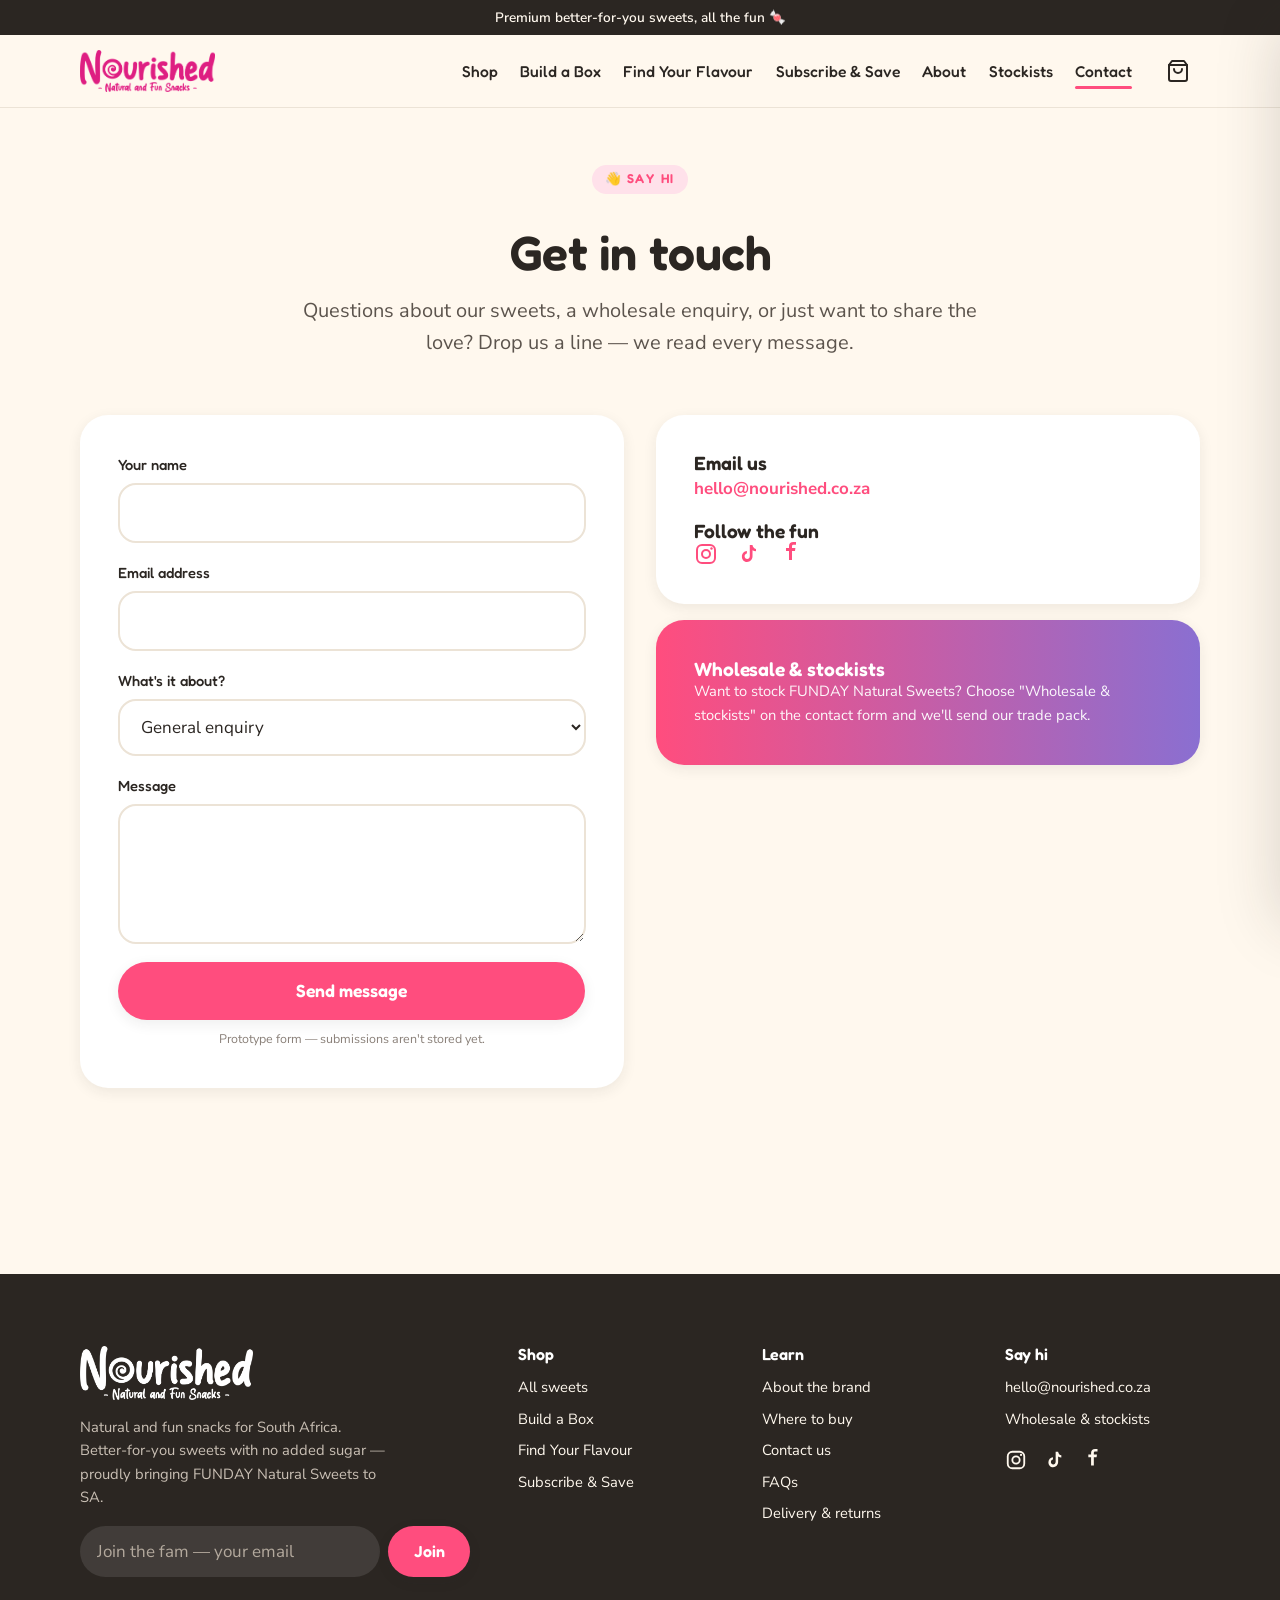
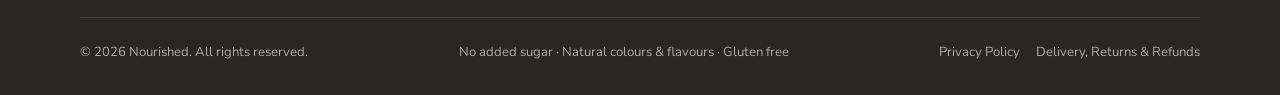
<file: contact.html>
<!DOCTYPE html>
<html lang="en" data-year="2026">
<head>
  <meta charset="UTF-8">
  <meta name="viewport" content="width=device-width, initial-scale=1.0">
  <title>Contact Us — Nourished</title>
  <meta name="description" content="Get in touch with the Nourished team — questions, wholesale and stockist enquiries, or just to say hi.">
  <link rel="icon" href="assets/img/favicon.svg" type="image/svg+xml">
  <link rel="preconnect" href="https://fonts.googleapis.com">
  <link rel="preconnect" href="https://fonts.gstatic.com" crossorigin>
  <link href="https://fonts.googleapis.com/css2?family=Fredoka:wght@400;500;600;700&family=Nunito+Sans:wght@400;600;700;800&display=swap" rel="stylesheet">
  <link rel="stylesheet" href="css/styles.css">
</head>
<body>
  <a class="skip-link" href="#main">Skip to content</a>
  <div id="header-slot"></div>
  <main id="main">
    <section class="section--tight">
      <div class="container center stack">
        <span class="eyebrow">👋 Say hi</span>
        <h1 class="section-title">Get in touch</h1>
        <p class="lead" style="margin-inline:auto">Questions about our sweets, a wholesale enquiry, or just want to share the love? Drop us a line — we read every message.</p>
      </div>
    </section>

    <section style="padding-bottom:clamp(48px,8vw,96px)">
      <div class="container split" style="align-items:start">
        <div class="panel">
          <div class="form-success" id="contact-success">🎉 Thanks for reaching out! We've got your message and we'll be in touch within one working day.</div>
          <form id="contact-form" novalidate>
            <div class="field">
              <label for="c-name">Your name</label>
              <input id="c-name" name="name" type="text" autocomplete="name" required>
              <span class="err">Please tell us your name.</span>
            </div>
            <div class="field">
              <label for="c-email">Email address</label>
              <input id="c-email" name="email" type="email" autocomplete="email" required>
              <span class="err">Please enter a valid email.</span>
            </div>
            <div class="field">
              <label for="c-subject">What's it about?</label>
              <select id="c-subject" name="subject">
                <option>General enquiry</option>
                <option>Wholesale &amp; stockists</option>
                <option>Subscriptions</option>
                <option>Order &amp; delivery</option>
                <option>Something else</option>
              </select>
            </div>
            <div class="field">
              <label for="c-message">Message</label>
              <textarea id="c-message" name="message" required></textarea>
              <span class="err">Please add a short message.</span>
            </div>
            <button class="btn btn--lg btn--block" type="submit">Send message</button>
            <p class="muted center" style="font-size:.78rem;margin-top:.6rem">Prototype form — submissions aren't stored yet.</p>
          </form>
        </div>

        <div class="stack">
          <div class="panel">
            <h3 style="font-size:1.2rem">Email us</h3>
            <p><a href="mailto:hello@nourished.co.za" style="color:var(--accent);font-weight:700">hello@nourished.co.za</a></p>
            <h3 style="font-size:1.2rem;margin-top:1.2rem">Follow the fun</h3>
            <p style="display:flex;gap:1.1rem;align-items:center">
              <a href="#" aria-label="Instagram" style="color:var(--accent)"><svg width="24" height="24" viewBox="0 0 24 24" fill="none" stroke="currentColor" stroke-width="2" aria-hidden="true"><rect x="3" y="3" width="18" height="18" rx="5"/><circle cx="12" cy="12" r="4"/><circle cx="17.5" cy="6.5" r="1.2" fill="currentColor" stroke="none"/></svg></a>
              <a href="#" aria-label="TikTok" style="color:var(--accent)"><svg width="24" height="24" viewBox="0 0 24 24" fill="currentColor" aria-hidden="true"><path d="M16.5 3c.3 2.1 1.6 3.6 3.5 3.9v2.4c-1.3 0-2.5-.4-3.5-1.1v6.1c0 3.1-2.4 5.6-5.5 5.6S5.9 17.5 5.9 14.4c0-2.9 2.2-5.3 5-5.5v2.5c-1.3.2-2.3 1.4-2.3 2.8 0 1.6 1.2 2.8 2.6 2.8s2.6-1.3 2.6-3V3h2.7z"/></svg></a>
              <a href="#" aria-label="Facebook" style="color:var(--accent)"><svg width="24" height="24" viewBox="0 0 24 24" fill="currentColor" aria-hidden="true"><path d="M14 9h3l.4-3H14V4.2c0-.9.3-1.5 1.6-1.5H18V.1C17.6 0 16.5 0 15.3 0 12.7 0 11 1.6 11 4v2H8v3h3v9h3V9z"/></svg></a>
            </p>
          </div>
          <div class="panel ribbon" style="color:#fff">
            <h3 style="color:#fff;font-size:1.2rem">Wholesale &amp; stockists</h3>
            <p style="opacity:.95;font-size:.92rem">Want to stock FUNDAY Natural Sweets? Choose "Wholesale &amp; stockists" on the contact form and we'll send our trade pack.</p>
          </div>
        </div>
      </div>
    </section>
  </main>
  <div id="footer-slot"></div>
  <script src="vendor/gsap.min.js"></script>
  <script src="vendor/ScrollTrigger.min.js"></script>
  <script src="vendor/confetti.min.js"></script>
  <script src="js/products.js"></script>
  <script src="js/fx.js"></script>
  <script src="js/cart.js"></script>
  <script src="js/components.js"></script>
  <script src="js/contact.js"></script>
</body>
</html>
</file>
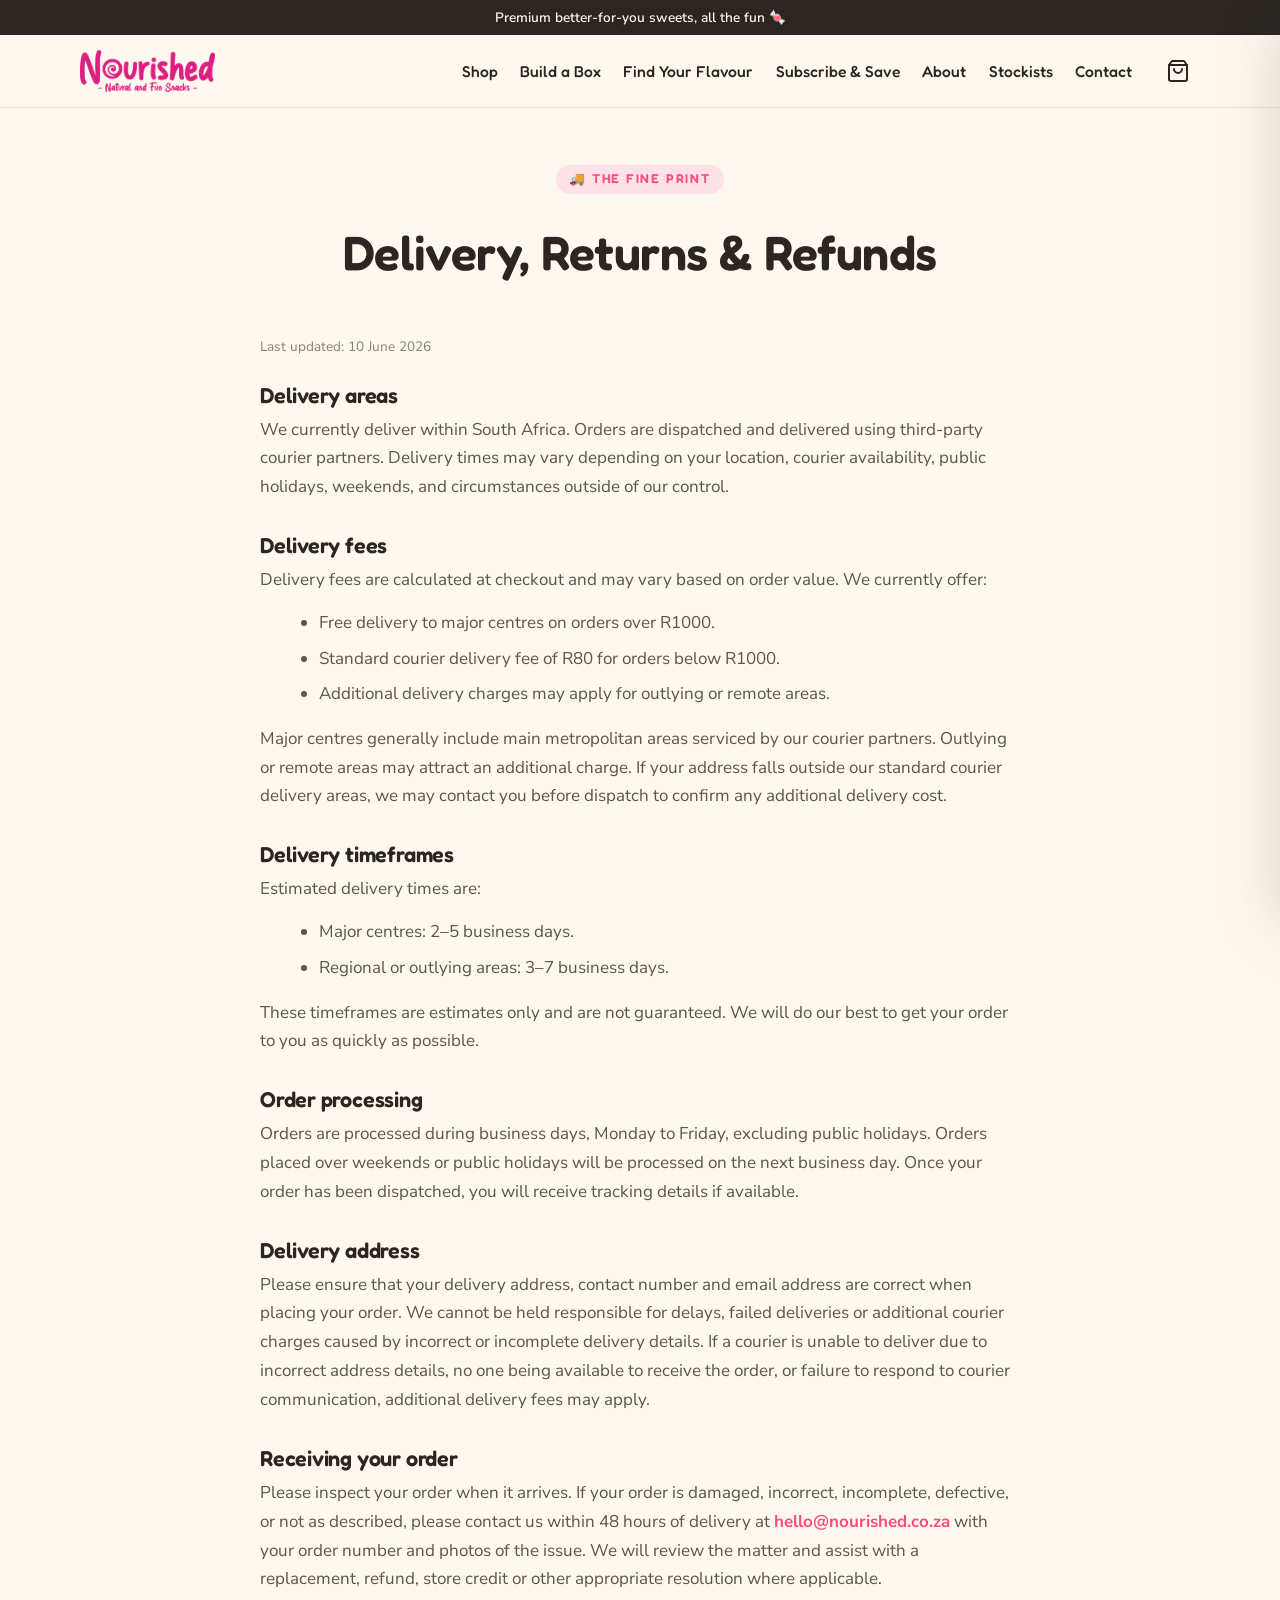
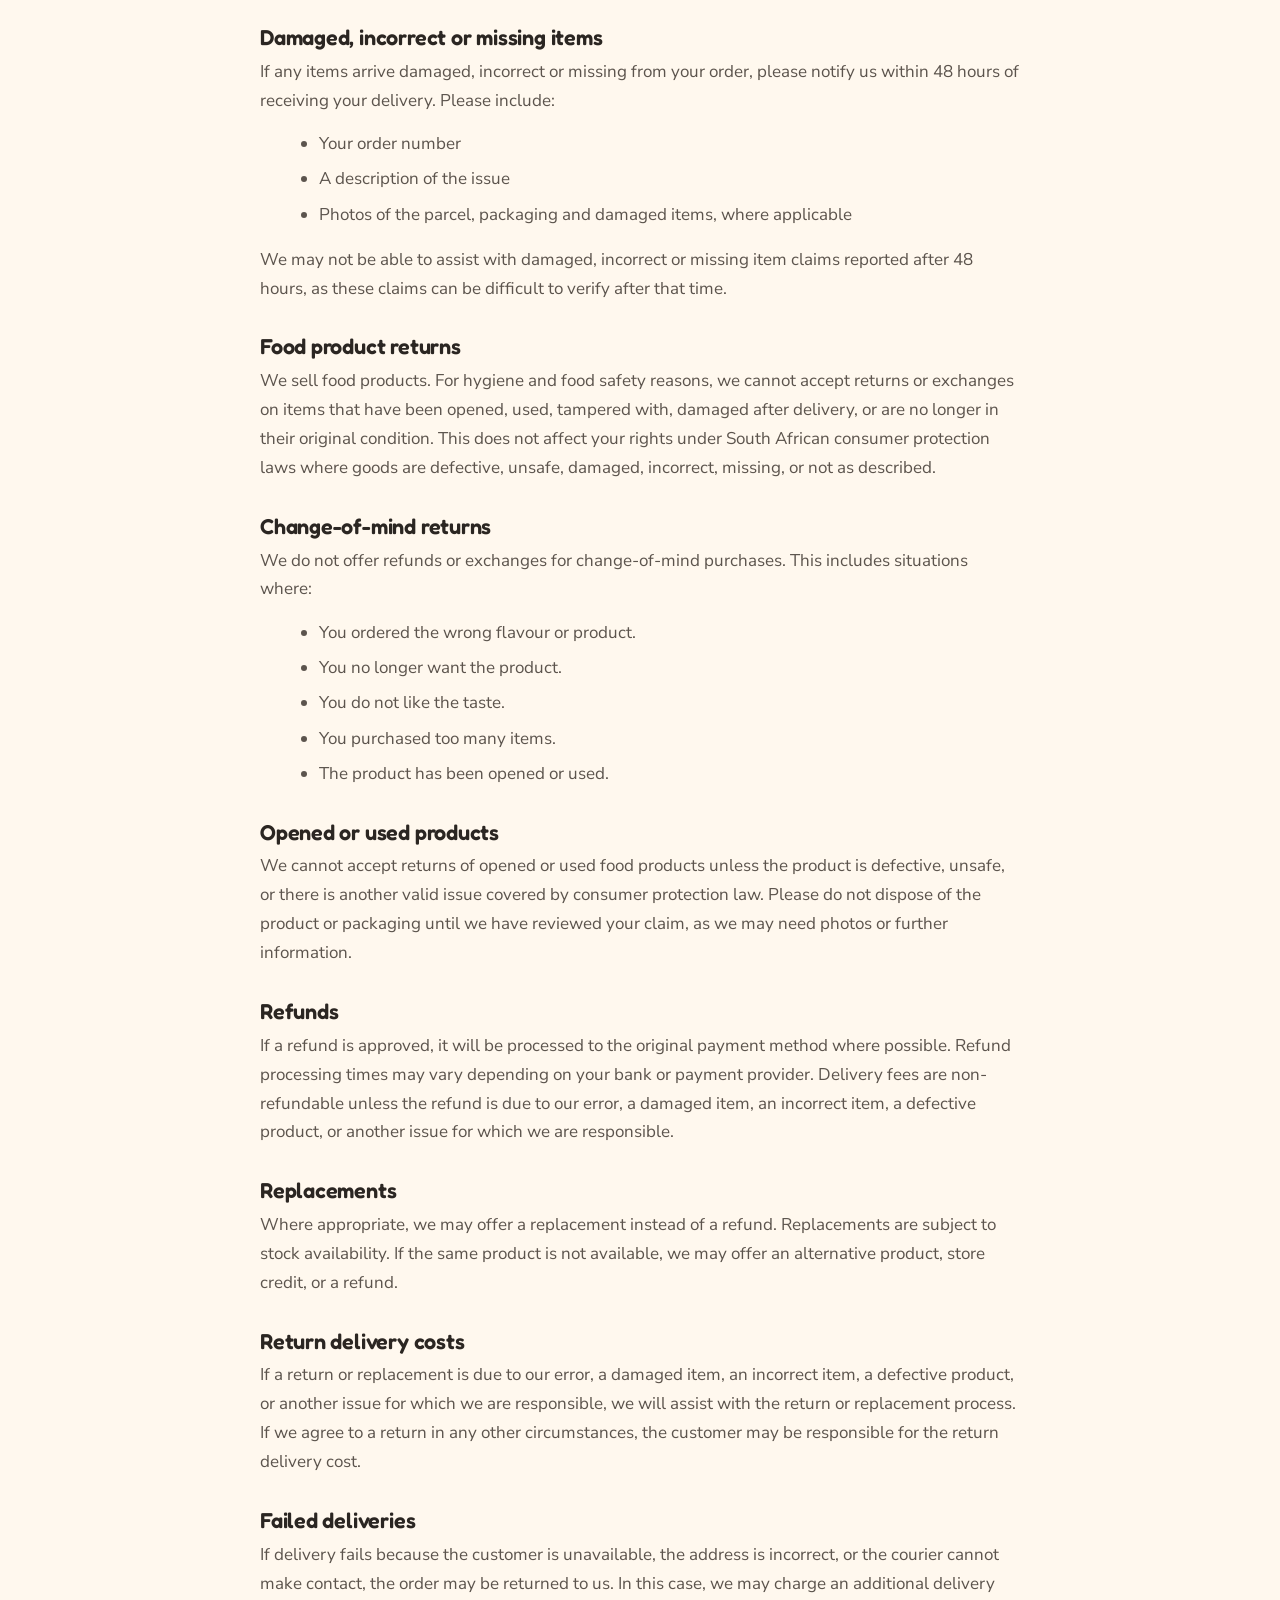
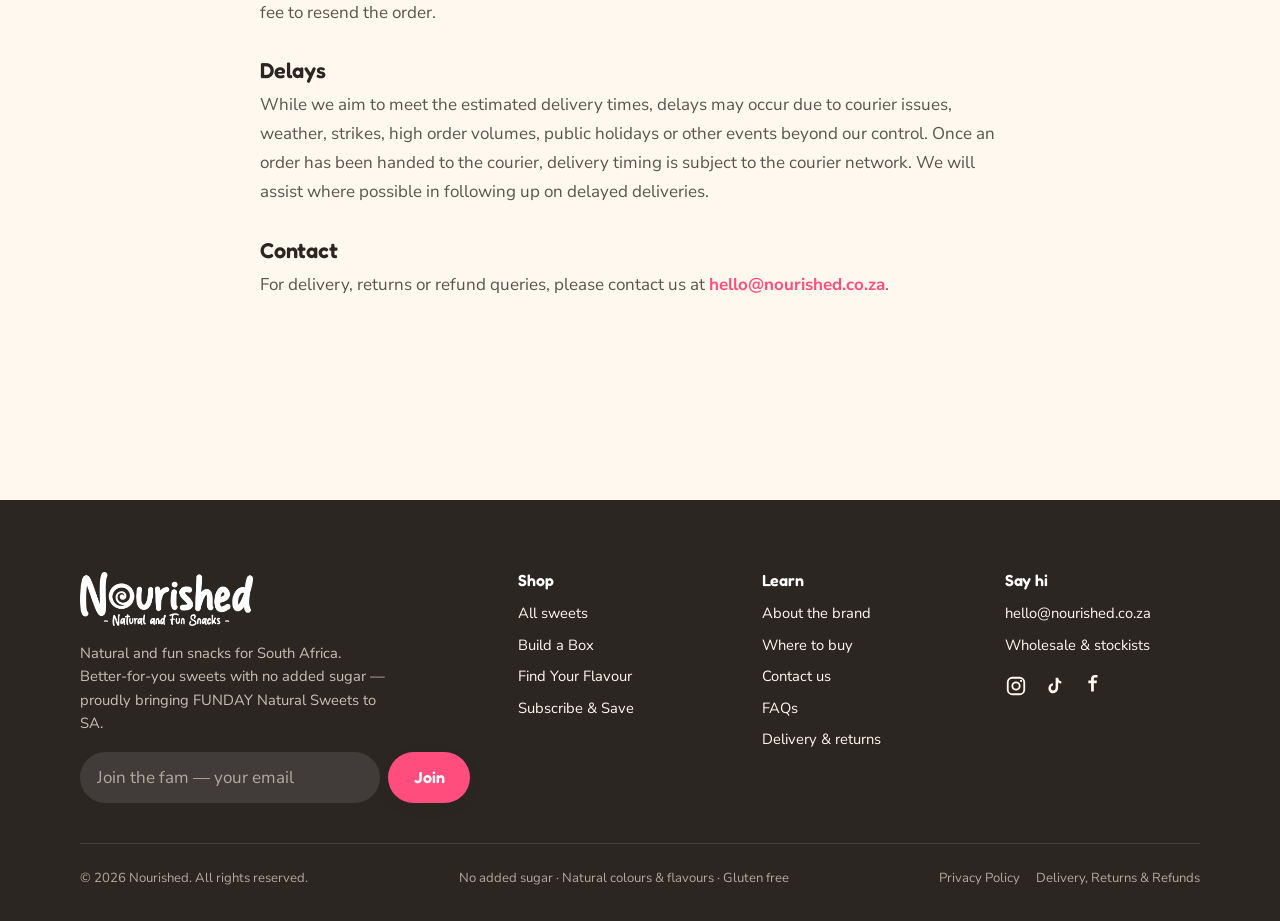
<file: delivery-returns.html>
<!DOCTYPE html>
<html lang="en" data-year="2026">
<head>
  <meta charset="UTF-8">
  <meta name="viewport" content="width=device-width, initial-scale=1.0">
  <title>Delivery, Returns & Refunds — Nourished</title>
  <meta name="description" content="How Nourished delivers your FUNDAY Natural Sweets across South Africa, plus our returns and refunds policy for food products.">
  <link rel="icon" href="assets/img/favicon.svg" type="image/svg+xml">
  <link rel="preconnect" href="https://fonts.googleapis.com">
  <link rel="preconnect" href="https://fonts.gstatic.com" crossorigin>
  <link href="https://fonts.googleapis.com/css2?family=Fredoka:wght@400;500;600;700&family=Nunito+Sans:wght@400;600;700;800&display=swap" rel="stylesheet">
  <link rel="stylesheet" href="css/styles.css">
</head>
<body>
  <a class="skip-link" href="#main">Skip to content</a>
  <div id="header-slot"></div>
  <main id="main">
    <section class="section--tight">
      <div class="container center stack">
        <span class="eyebrow">🚚 The fine print</span>
        <h1 class="section-title">Delivery, Returns &amp; Refunds</h1>
      </div>
    </section>

    <section style="padding-bottom:clamp(48px,8vw,96px)">
      <div class="container">
        <div class="legal">
          <p class="updated">Last updated: 10 June 2026</p>

          <h2>Delivery areas</h2>
          <p>We currently deliver within South Africa. Orders are dispatched and delivered using third-party courier partners. Delivery times may vary depending on your location, courier availability, public holidays, weekends, and circumstances outside of our control.</p>

          <h2>Delivery fees</h2>
          <p>Delivery fees are calculated at checkout and may vary based on order value. We currently offer:</p>
          <ul>
            <li>Free delivery to major centres on orders over R1000.</li>
            <li>Standard courier delivery fee of R80 for orders below R1000.</li>
            <li>Additional delivery charges may apply for outlying or remote areas.</li>
          </ul>
          <p>Major centres generally include main metropolitan areas serviced by our courier partners. Outlying or remote areas may attract an additional charge. If your address falls outside our standard courier delivery areas, we may contact you before dispatch to confirm any additional delivery cost.</p>

          <h2>Delivery timeframes</h2>
          <p>Estimated delivery times are:</p>
          <ul>
            <li>Major centres: 2–5 business days.</li>
            <li>Regional or outlying areas: 3–7 business days.</li>
          </ul>
          <p>These timeframes are estimates only and are not guaranteed. We will do our best to get your order to you as quickly as possible.</p>

          <h2>Order processing</h2>
          <p>Orders are processed during business days, Monday to Friday, excluding public holidays. Orders placed over weekends or public holidays will be processed on the next business day. Once your order has been dispatched, you will receive tracking details if available.</p>

          <h2>Delivery address</h2>
          <p>Please ensure that your delivery address, contact number and email address are correct when placing your order. We cannot be held responsible for delays, failed deliveries or additional courier charges caused by incorrect or incomplete delivery details. If a courier is unable to deliver due to incorrect address details, no one being available to receive the order, or failure to respond to courier communication, additional delivery fees may apply.</p>

          <h2>Receiving your order</h2>
          <p>Please inspect your order when it arrives. If your order is damaged, incorrect, incomplete, defective, or not as described, please contact us within 48 hours of delivery at <a href="mailto:hello@nourished.co.za">hello@nourished.co.za</a> with your order number and photos of the issue. We will review the matter and assist with a replacement, refund, store credit or other appropriate resolution where applicable.</p>

          <h2>Damaged, incorrect or missing items</h2>
          <p>If any items arrive damaged, incorrect or missing from your order, please notify us within 48 hours of receiving your delivery. Please include:</p>
          <ul>
            <li>Your order number</li>
            <li>A description of the issue</li>
            <li>Photos of the parcel, packaging and damaged items, where applicable</li>
          </ul>
          <p>We may not be able to assist with damaged, incorrect or missing item claims reported after 48 hours, as these claims can be difficult to verify after that time.</p>

          <h2>Food product returns</h2>
          <p>We sell food products. For hygiene and food safety reasons, we cannot accept returns or exchanges on items that have been opened, used, tampered with, damaged after delivery, or are no longer in their original condition. This does not affect your rights under South African consumer protection laws where goods are defective, unsafe, damaged, incorrect, missing, or not as described.</p>

          <h2>Change-of-mind returns</h2>
          <p>We do not offer refunds or exchanges for change-of-mind purchases. This includes situations where:</p>
          <ul>
            <li>You ordered the wrong flavour or product.</li>
            <li>You no longer want the product.</li>
            <li>You do not like the taste.</li>
            <li>You purchased too many items.</li>
            <li>The product has been opened or used.</li>
          </ul>

          <h2>Opened or used products</h2>
          <p>We cannot accept returns of opened or used food products unless the product is defective, unsafe, or there is another valid issue covered by consumer protection law. Please do not dispose of the product or packaging until we have reviewed your claim, as we may need photos or further information.</p>

          <h2>Refunds</h2>
          <p>If a refund is approved, it will be processed to the original payment method where possible. Refund processing times may vary depending on your bank or payment provider. Delivery fees are non-refundable unless the refund is due to our error, a damaged item, an incorrect item, a defective product, or another issue for which we are responsible.</p>

          <h2>Replacements</h2>
          <p>Where appropriate, we may offer a replacement instead of a refund. Replacements are subject to stock availability. If the same product is not available, we may offer an alternative product, store credit, or a refund.</p>

          <h2>Return delivery costs</h2>
          <p>If a return or replacement is due to our error, a damaged item, an incorrect item, a defective product, or another issue for which we are responsible, we will assist with the return or replacement process. If we agree to a return in any other circumstances, the customer may be responsible for the return delivery cost.</p>

          <h2>Failed deliveries</h2>
          <p>If delivery fails because the customer is unavailable, the address is incorrect, or the courier cannot make contact, the order may be returned to us. In this case, we may charge an additional delivery fee to resend the order.</p>

          <h2>Delays</h2>
          <p>While we aim to meet the estimated delivery times, delays may occur due to courier issues, weather, strikes, high order volumes, public holidays or other events beyond our control. Once an order has been handed to the courier, delivery timing is subject to the courier network. We will assist where possible in following up on delayed deliveries.</p>

          <h2>Contact</h2>
          <p>For delivery, returns or refund queries, please contact us at <a href="mailto:hello@nourished.co.za">hello@nourished.co.za</a>.</p>
        </div>
      </div>
    </section>
  </main>
  <div id="footer-slot"></div>
  <script src="vendor/gsap.min.js"></script>
  <script src="vendor/ScrollTrigger.min.js"></script>
  <script src="vendor/confetti.min.js"></script>
  <script src="js/products.js"></script>
  <script src="js/fx.js"></script>
  <script src="js/cart.js"></script>
  <script src="js/components.js"></script>
</body>
</html>
</file>
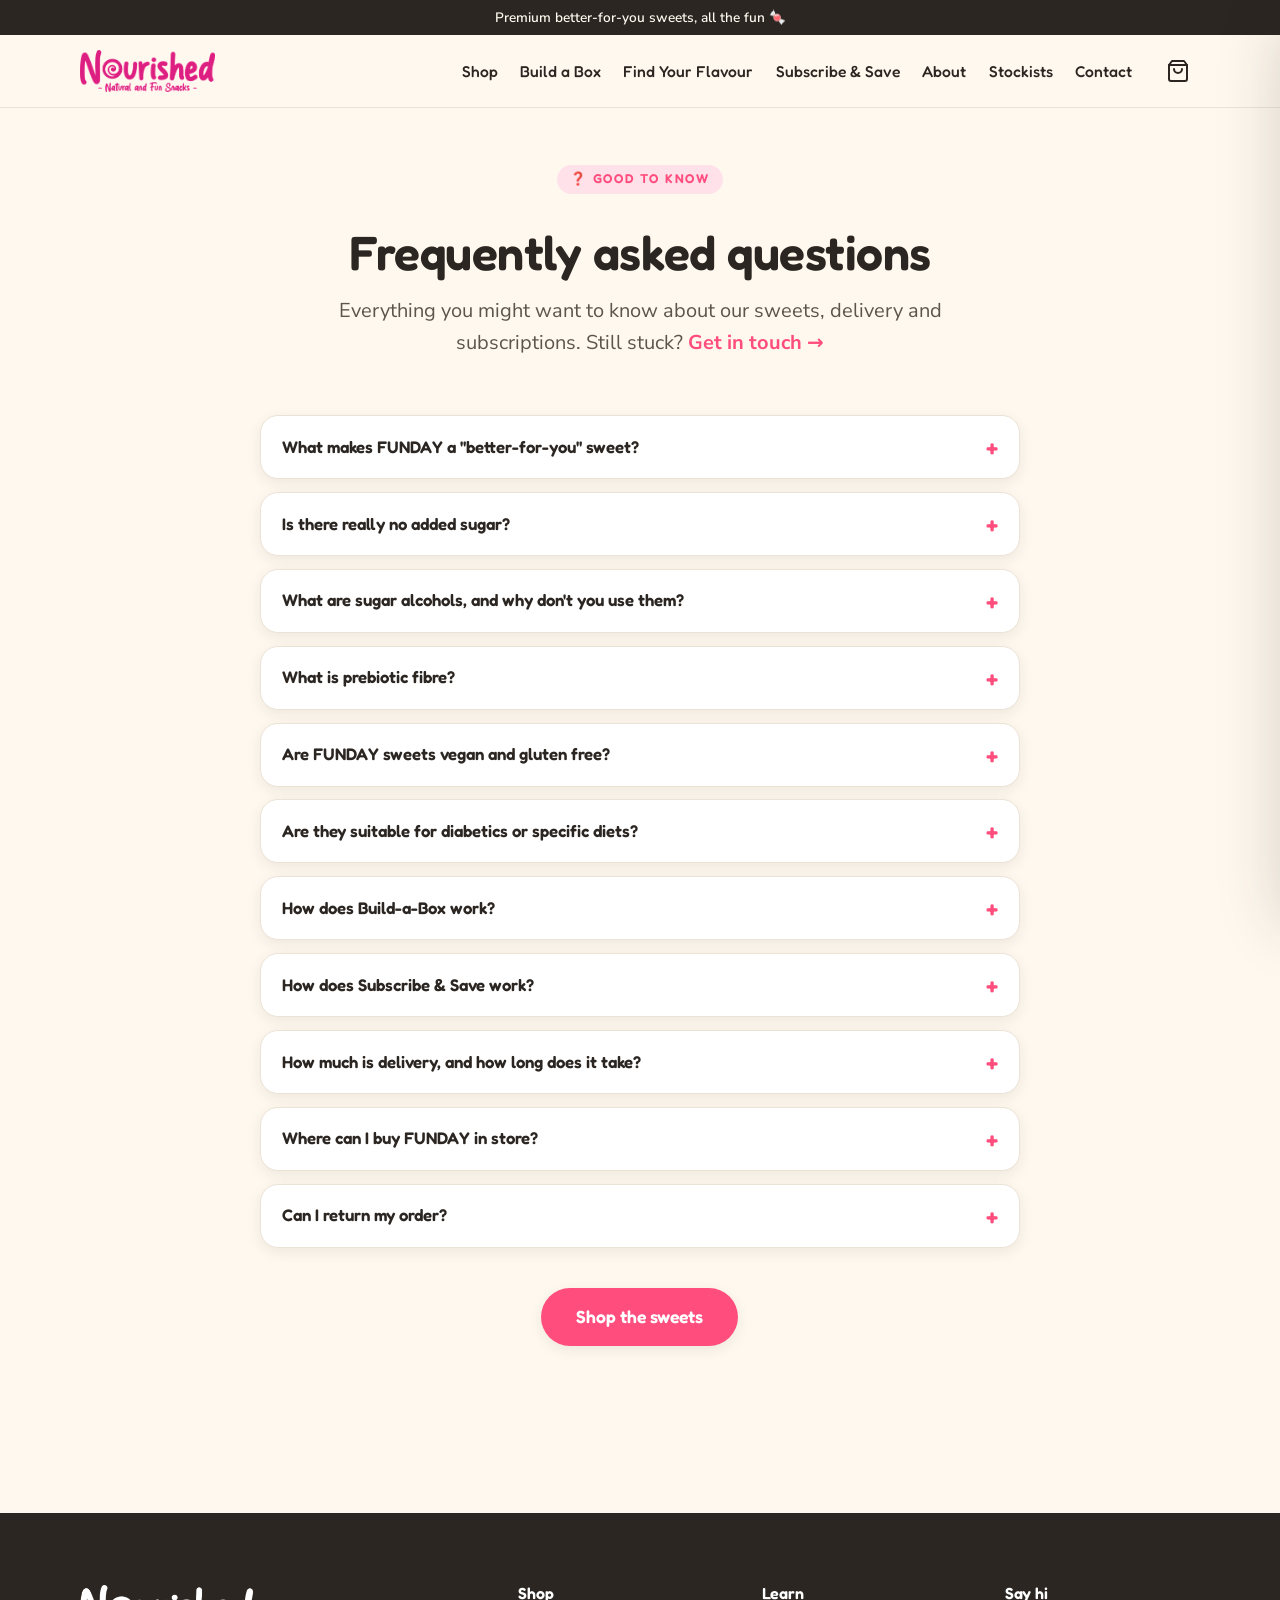
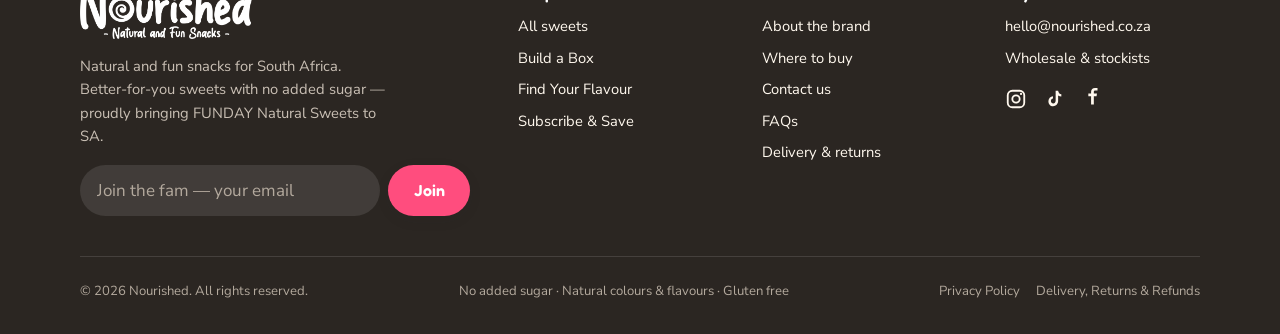
<file: faq.html>
<!DOCTYPE html>
<html lang="en" data-year="2026">
<head>
  <meta charset="UTF-8">
  <meta name="viewport" content="width=device-width, initial-scale=1.0">
  <title>FAQs — Nourished | FUNDAY Natural Sweets</title>
  <meta name="description" content="Frequently asked questions about FUNDAY Natural Sweets — no added sugar, prebiotic fibre, vegan and gluten-free options, delivery, subscriptions and more.">
  <link rel="icon" href="assets/img/favicon.svg" type="image/svg+xml">
  <link rel="preconnect" href="https://fonts.googleapis.com">
  <link rel="preconnect" href="https://fonts.gstatic.com" crossorigin>
  <link href="https://fonts.googleapis.com/css2?family=Fredoka:wght@400;500;600;700&family=Nunito+Sans:wght@400;600;700;800&display=swap" rel="stylesheet">
  <link rel="stylesheet" href="css/styles.css">
</head>
<body>
  <a class="skip-link" href="#main">Skip to content</a>
  <div id="header-slot"></div>
  <main id="main">
    <section class="section--tight">
      <div class="container center stack">
        <span class="eyebrow">❓ Good to know</span>
        <h1 class="section-title">Frequently asked questions</h1>
        <p class="lead" style="margin-inline:auto">Everything you might want to know about our sweets, delivery and subscriptions. Still stuck? <a href="contact.html" style="color:var(--accent);font-weight:700">Get in touch →</a></p>
      </div>
    </section>

    <section style="padding-bottom:clamp(40px,6vw,80px)">
      <div class="container">
        <div class="faq-list">

          <details class="faq-item">
            <summary>What makes FUNDAY a "better-for-you" sweet?</summary>
            <div class="faq-a">FUNDAY Natural Sweets are made with no added sugar and no sugar alcohols, plus gut-loving prebiotic fibre and natural colours and flavours. They're designed to taste like the sweets you love, made the way they always should have been.</div>
          </details>

          <details class="faq-item">
            <summary>Is there really no added sugar?</summary>
            <div class="faq-a">Yes — FUNDAY contains no added sugar. The sweetness comes from natural sources rather than added cane sugar, and we don't use sugar alcohols (like maltitol or sorbitol) either. Always check the on-pack nutritional information for full details.</div>
          </details>

          <details class="faq-item">
            <summary>What are sugar alcohols, and why don't you use them?</summary>
            <div class="faq-a">Sugar alcohols (such as maltitol, sorbitol and xylitol) are sweeteners often used in "sugar-free" sweets. They're known to cause bloating and tummy upset for some people when eaten in larger amounts. FUNDAY leaves them out for smoother, easier snacking.</div>
          </details>

          <details class="faq-item">
            <summary>What is prebiotic fibre?</summary>
            <div class="faq-a">Prebiotic fibre is a plant fibre that feeds the friendly bacteria in your gut. We bake it into every FUNDAY treat so a little snack can love you back. As with any fibre, enjoy in moderation.</div>
          </details>

          <details class="faq-item">
            <summary>Are FUNDAY sweets vegan and gluten free?</summary>
            <div class="faq-a">Our range is made to be gluten free, and we have plant-based, vegan-certified options too — look for the Vegan tag in the <a href="shop.html">shop</a>. Always check the individual pack, as ingredients can vary by product.</div>
          </details>

          <details class="faq-item">
            <summary>Are they suitable for diabetics or specific diets?</summary>
            <div class="faq-a">Many people who watch their sugar intake enjoy FUNDAY, but everyone's needs are different. If you have a medical condition or specific dietary requirements, please check the on-pack information and chat to your healthcare professional first.</div>
          </details>

          <details class="faq-item">
            <summary>How does Build-a-Box work?</summary>
            <div class="faq-a">Pick a box size — 6, 12 or 18 bags — then mix and match your favourite flavours until your box is full. Use "Surprise me" for a ready-made mix. Head to <a href="build-a-box.html">Build your own box</a> to start.</div>
          </details>

          <details class="faq-item">
            <summary>How does Subscribe &amp; Save work?</summary>
            <div class="faq-a">Set up a monthly delivery of your favourite flavours, a custom box, or whole 12-bag packs, and save 10% on every order. You can skip, pause, swap flavours or cancel anytime. Start on the <a href="subscribe-signup.html">subscription page</a>.</div>
          </details>

          <details class="faq-item">
            <summary>How much is delivery, and how long does it take?</summary>
            <div class="faq-a">Delivery is a flat R80, and it's free on orders over R1000 to major centres. Most orders arrive within 2–5 business days to major centres and 3–7 business days to outlying areas. See our <a href="delivery-returns.html">delivery, returns &amp; refunds</a> page for full details.</div>
          </details>

          <details class="faq-item">
            <summary>Where can I buy FUNDAY in store?</summary>
            <div class="faq-a">FUNDAY Natural Sweets are stocked at a growing list of retailers across South Africa — see our <a href="stockists.html">stockists</a> page. Want to stock us? <a href="contact.html?subject=wholesale">Get in touch</a> about wholesale.</div>
          </details>

          <details class="faq-item">
            <summary>Can I return my order?</summary>
            <div class="faq-a">Because we sell food products, we can't accept change-of-mind returns. If anything arrives damaged, incorrect or not as described, contact us within 48 hours and we'll make it right. Full details are on our <a href="delivery-returns.html">delivery, returns &amp; refunds</a> page.</div>
          </details>

        </div>

        <div class="center" style="margin-top:2.5rem">
          <a class="btn btn--lg" href="shop.html">Shop the sweets</a>
        </div>
      </div>
    </section>
  </main>
  <div id="footer-slot"></div>
  <script src="vendor/gsap.min.js"></script>
  <script src="vendor/ScrollTrigger.min.js"></script>
  <script src="vendor/confetti.min.js"></script>
  <script src="js/products.js"></script>
  <script src="js/fx.js"></script>
  <script src="js/cart.js"></script>
  <script src="js/components.js"></script>
</body>
</html>
</file>
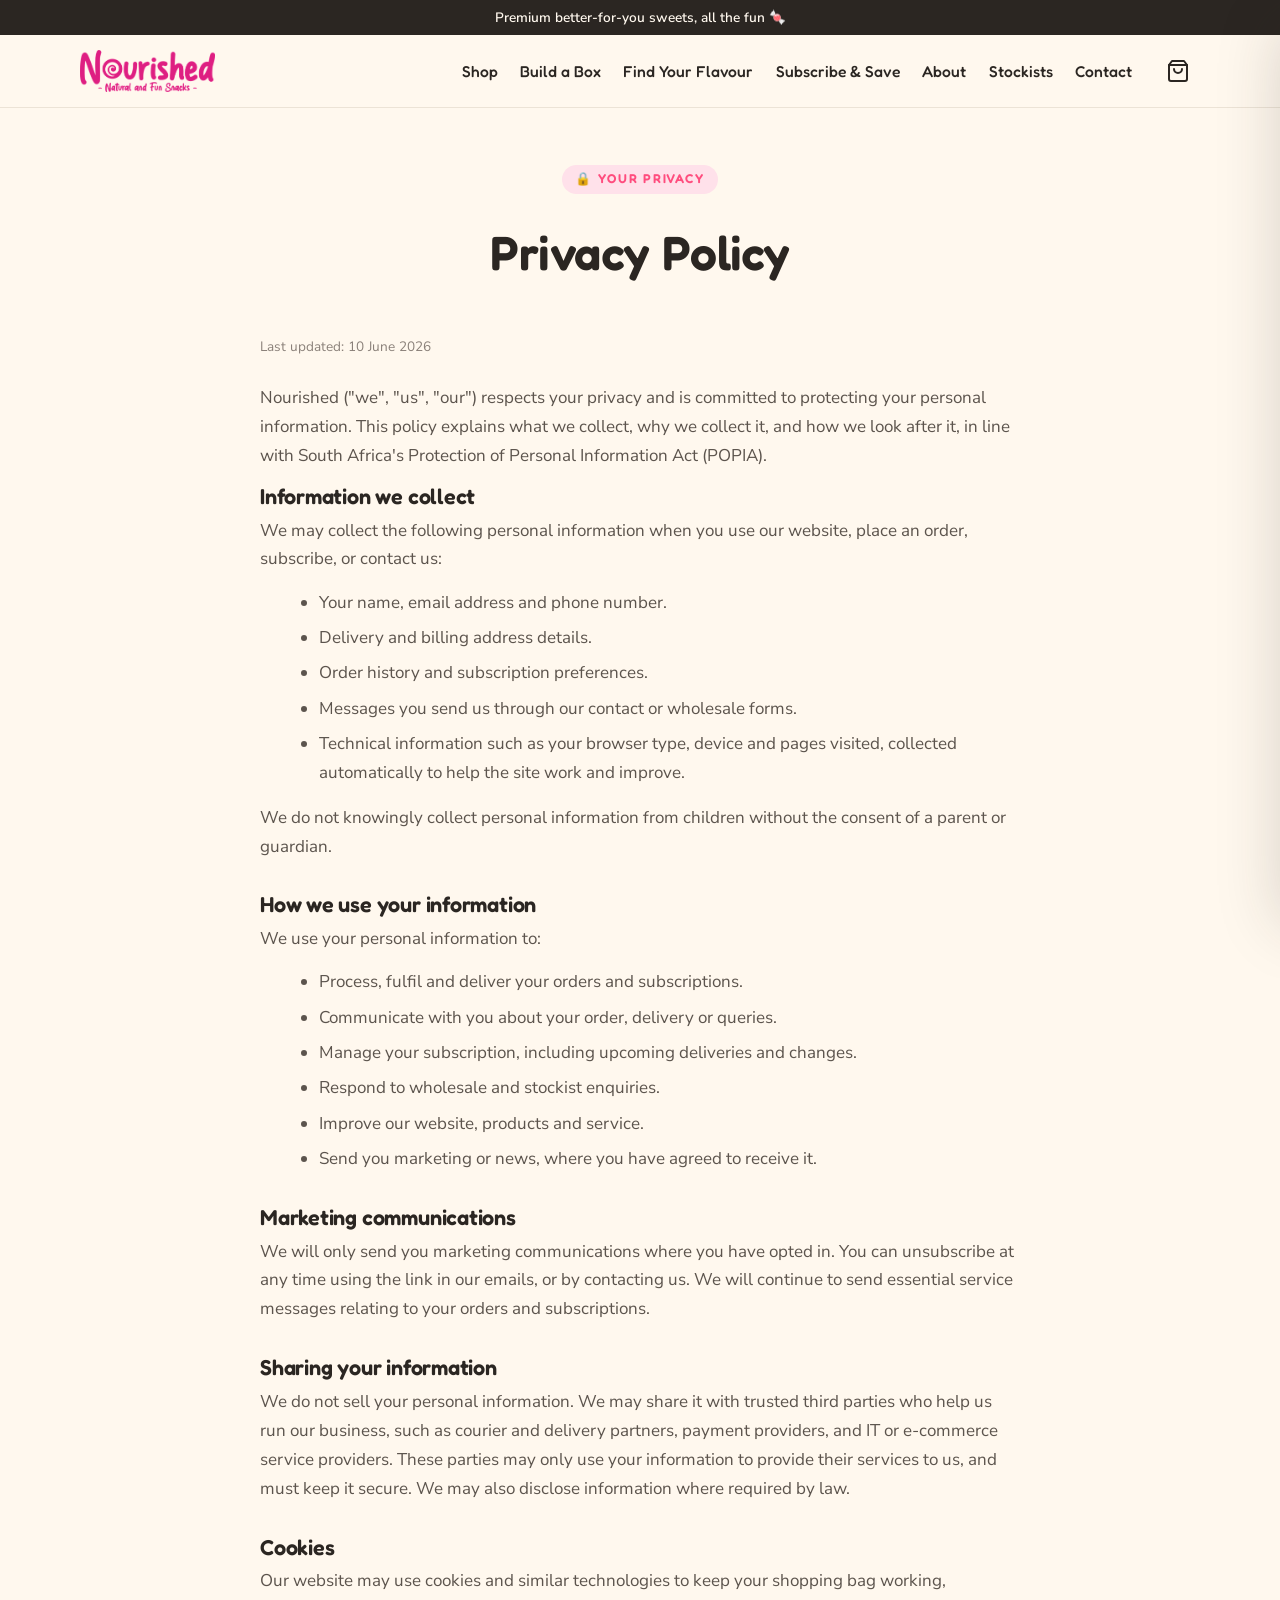
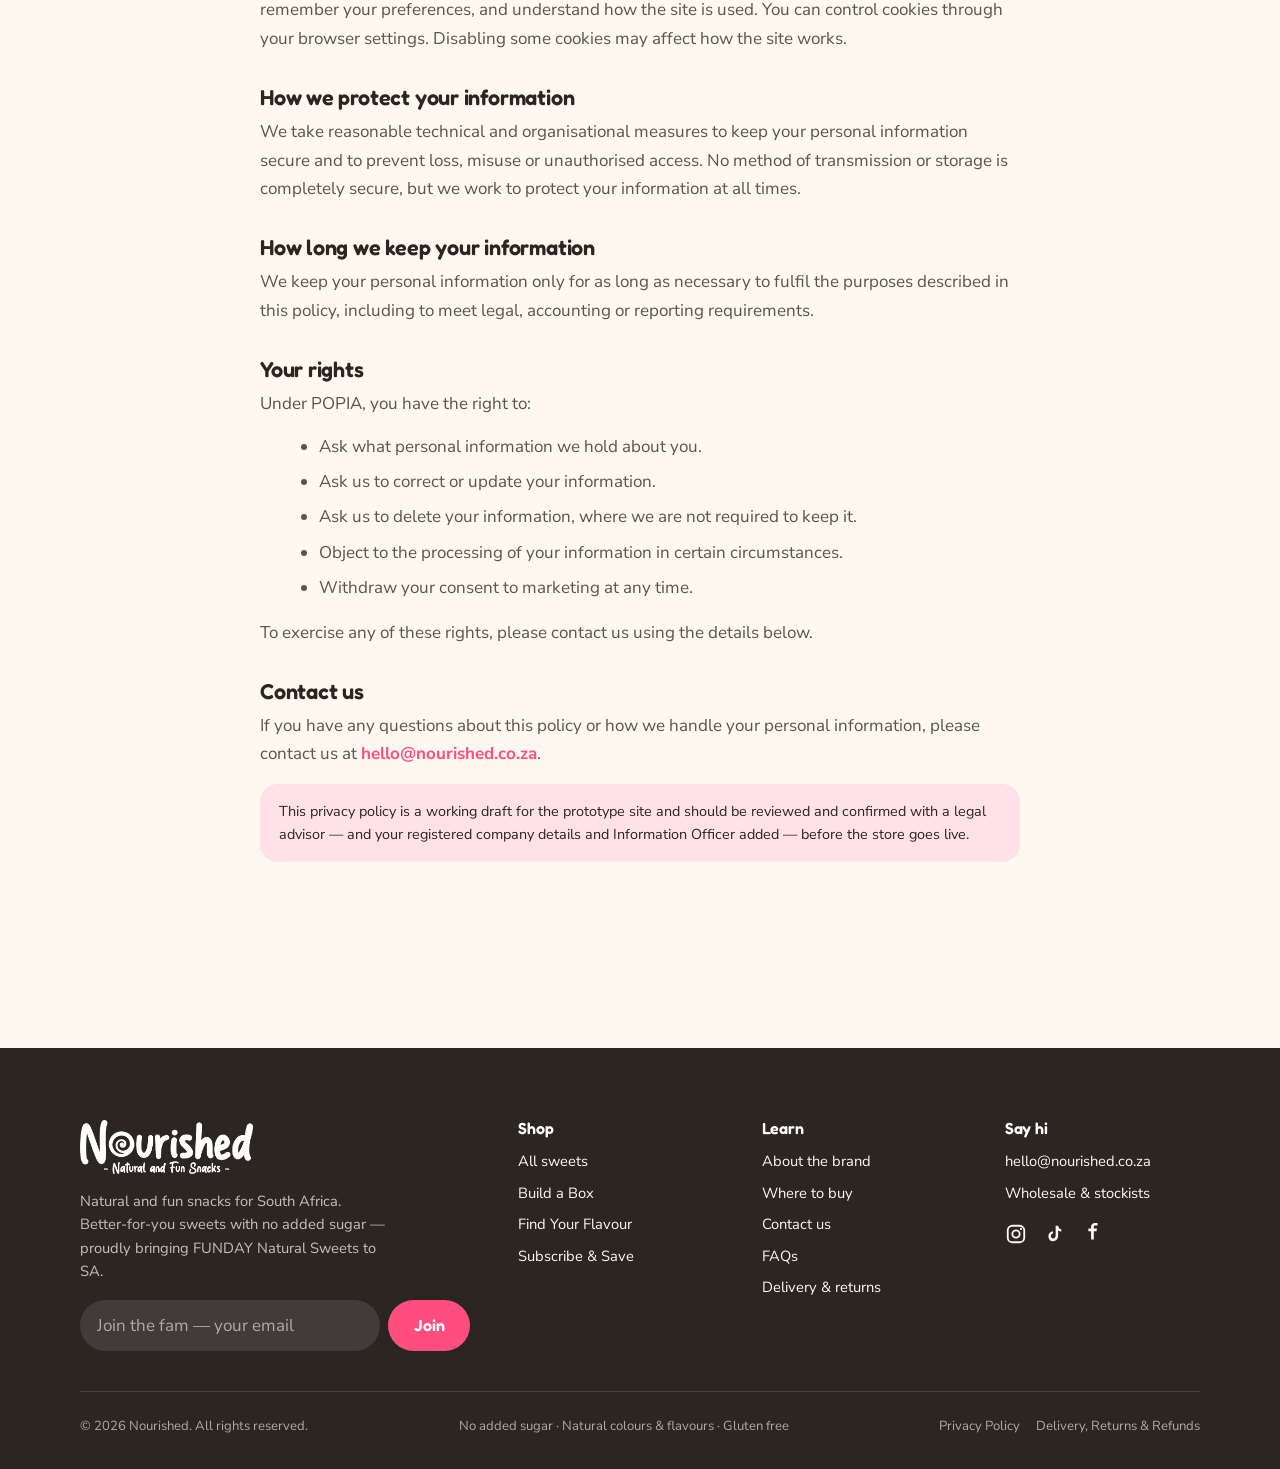
<file: privacy.html>
<!DOCTYPE html>
<html lang="en" data-year="2026">
<head>
  <meta charset="UTF-8">
  <meta name="viewport" content="width=device-width, initial-scale=1.0">
  <title>Privacy Policy — Nourished</title>
  <meta name="description" content="How Nourished collects, uses and protects your personal information, in line with South Africa's POPIA.">
  <link rel="icon" href="assets/img/favicon.svg" type="image/svg+xml">
  <link rel="preconnect" href="https://fonts.googleapis.com">
  <link rel="preconnect" href="https://fonts.gstatic.com" crossorigin>
  <link href="https://fonts.googleapis.com/css2?family=Fredoka:wght@400;500;600;700&family=Nunito+Sans:wght@400;600;700;800&display=swap" rel="stylesheet">
  <link rel="stylesheet" href="css/styles.css">
</head>
<body>
  <a class="skip-link" href="#main">Skip to content</a>
  <div id="header-slot"></div>
  <main id="main">
    <section class="section--tight">
      <div class="container center stack">
        <span class="eyebrow">🔒 Your privacy</span>
        <h1 class="section-title">Privacy Policy</h1>
      </div>
    </section>

    <section style="padding-bottom:clamp(48px,8vw,96px)">
      <div class="container">
        <div class="legal">
          <p class="updated">Last updated: 10 June 2026</p>

          <p>Nourished ("we", "us", "our") respects your privacy and is committed to protecting your personal information. This policy explains what we collect, why we collect it, and how we look after it, in line with South Africa's Protection of Personal Information Act (POPIA).</p>

          <h2>Information we collect</h2>
          <p>We may collect the following personal information when you use our website, place an order, subscribe, or contact us:</p>
          <ul>
            <li>Your name, email address and phone number.</li>
            <li>Delivery and billing address details.</li>
            <li>Order history and subscription preferences.</li>
            <li>Messages you send us through our contact or wholesale forms.</li>
            <li>Technical information such as your browser type, device and pages visited, collected automatically to help the site work and improve.</li>
          </ul>
          <p>We do not knowingly collect personal information from children without the consent of a parent or guardian.</p>

          <h2>How we use your information</h2>
          <p>We use your personal information to:</p>
          <ul>
            <li>Process, fulfil and deliver your orders and subscriptions.</li>
            <li>Communicate with you about your order, delivery or queries.</li>
            <li>Manage your subscription, including upcoming deliveries and changes.</li>
            <li>Respond to wholesale and stockist enquiries.</li>
            <li>Improve our website, products and service.</li>
            <li>Send you marketing or news, where you have agreed to receive it.</li>
          </ul>

          <h2>Marketing communications</h2>
          <p>We will only send you marketing communications where you have opted in. You can unsubscribe at any time using the link in our emails, or by contacting us. We will continue to send essential service messages relating to your orders and subscriptions.</p>

          <h2>Sharing your information</h2>
          <p>We do not sell your personal information. We may share it with trusted third parties who help us run our business, such as courier and delivery partners, payment providers, and IT or e-commerce service providers. These parties may only use your information to provide their services to us, and must keep it secure. We may also disclose information where required by law.</p>

          <h2>Cookies</h2>
          <p>Our website may use cookies and similar technologies to keep your shopping bag working, remember your preferences, and understand how the site is used. You can control cookies through your browser settings. Disabling some cookies may affect how the site works.</p>

          <h2>How we protect your information</h2>
          <p>We take reasonable technical and organisational measures to keep your personal information secure and to prevent loss, misuse or unauthorised access. No method of transmission or storage is completely secure, but we work to protect your information at all times.</p>

          <h2>How long we keep your information</h2>
          <p>We keep your personal information only for as long as necessary to fulfil the purposes described in this policy, including to meet legal, accounting or reporting requirements.</p>

          <h2>Your rights</h2>
          <p>Under POPIA, you have the right to:</p>
          <ul>
            <li>Ask what personal information we hold about you.</li>
            <li>Ask us to correct or update your information.</li>
            <li>Ask us to delete your information, where we are not required to keep it.</li>
            <li>Object to the processing of your information in certain circumstances.</li>
            <li>Withdraw your consent to marketing at any time.</li>
          </ul>
          <p>To exercise any of these rights, please contact us using the details below.</p>

          <h2>Contact us</h2>
          <p>If you have any questions about this policy or how we handle your personal information, please contact us at <a href="mailto:hello@nourished.co.za">hello@nourished.co.za</a>.</p>

          <div class="note">This privacy policy is a working draft for the prototype site and should be reviewed and confirmed with a legal advisor — and your registered company details and Information Officer added — before the store goes live.</div>
        </div>
      </div>
    </section>
  </main>
  <div id="footer-slot"></div>
  <script src="vendor/gsap.min.js"></script>
  <script src="vendor/ScrollTrigger.min.js"></script>
  <script src="vendor/confetti.min.js"></script>
  <script src="js/products.js"></script>
  <script src="js/fx.js"></script>
  <script src="js/cart.js"></script>
  <script src="js/components.js"></script>
</body>
</html>
</file>
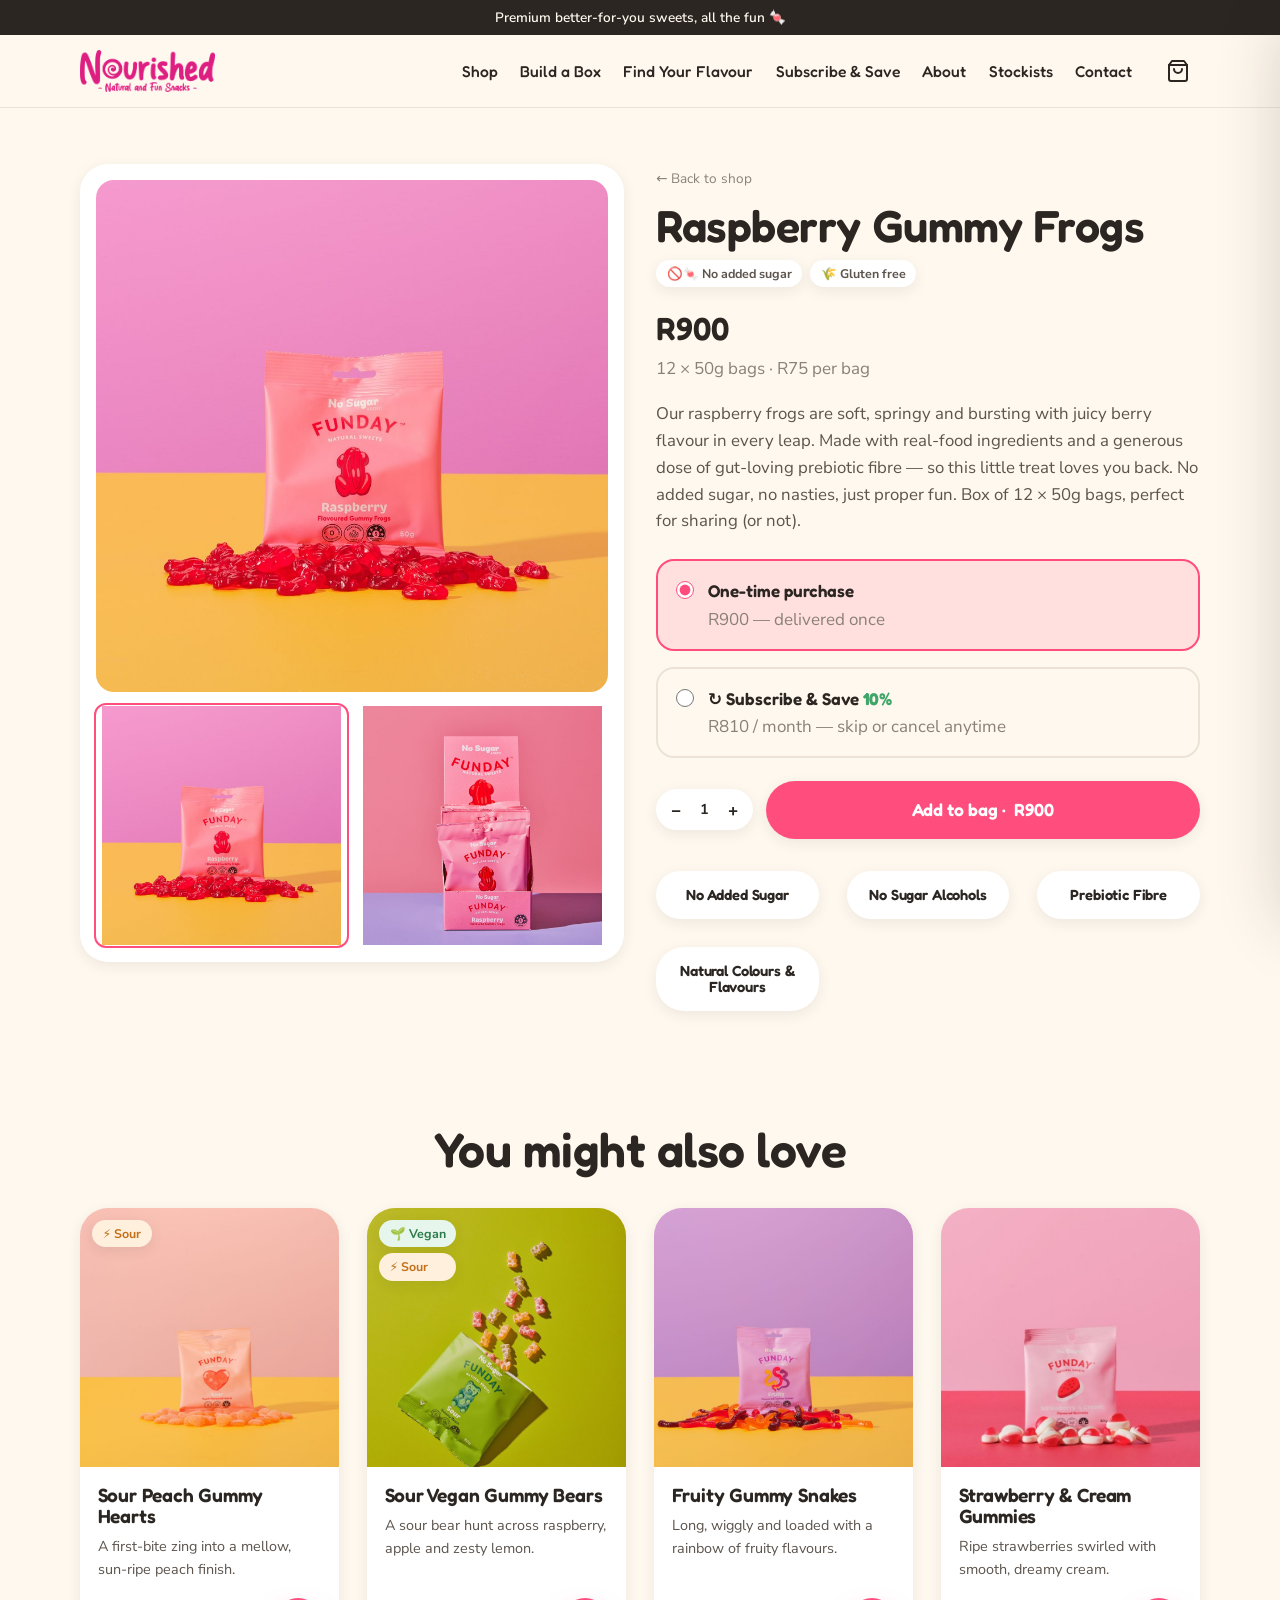
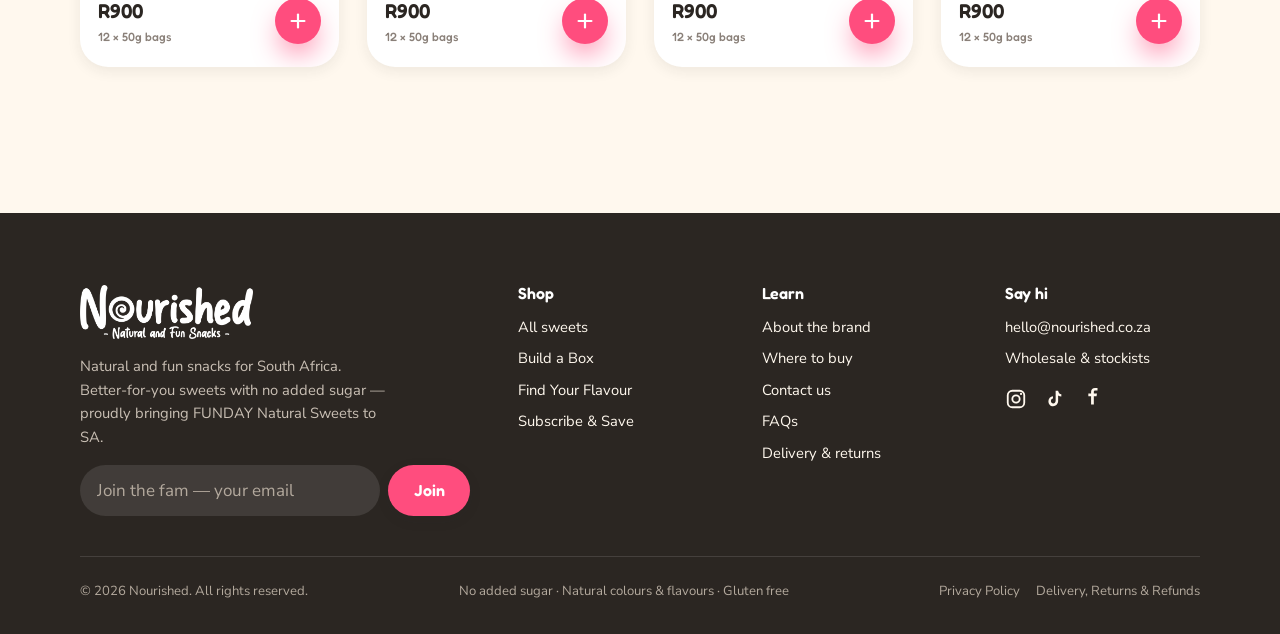
<file: product.html>
<!DOCTYPE html>
<html lang="en" data-year="2026">
<head>
  <meta charset="UTF-8">
  <meta name="viewport" content="width=device-width, initial-scale=1.0">
  <title>Product — Nourished</title>
  <meta name="description" content="A better-for-you treat from Nourished — no added sugar, prebiotic fibre, natural colours & flavours.">
  <link rel="icon" href="assets/img/favicon.svg" type="image/svg+xml">
  <link rel="preconnect" href="https://fonts.googleapis.com">
  <link rel="preconnect" href="https://fonts.gstatic.com" crossorigin>
  <link href="https://fonts.googleapis.com/css2?family=Fredoka:wght@400;500;600;700&family=Nunito+Sans:wght@400;600;700;800&display=swap" rel="stylesheet">
  <link rel="stylesheet" href="css/styles.css">
</head>
<body>
  <a class="skip-link" href="#main">Skip to content</a>
  <div id="header-slot"></div>
  <main id="main">
    <section class="section--tight">
      <div class="container" id="product-mount"></div>
    </section>
    <section class="section--tight">
      <div class="container">
        <h2 class="section-title center" style="margin-bottom:2rem">You might also love</h2>
        <div class="grid product-grid" id="related-grid"></div>
      </div>
    </section>
  </main>
  <div id="footer-slot"></div>
  <script src="vendor/gsap.min.js"></script>
  <script src="vendor/ScrollTrigger.min.js"></script>
  <script src="vendor/confetti.min.js"></script>
  <script src="js/products.js"></script>
  <script src="js/fx.js"></script>
  <script src="js/cart.js"></script>
  <script src="js/components.js"></script>
  <script src="js/shop.js"></script>
  <script src="js/product.js"></script>
</body>
</html>
</file>
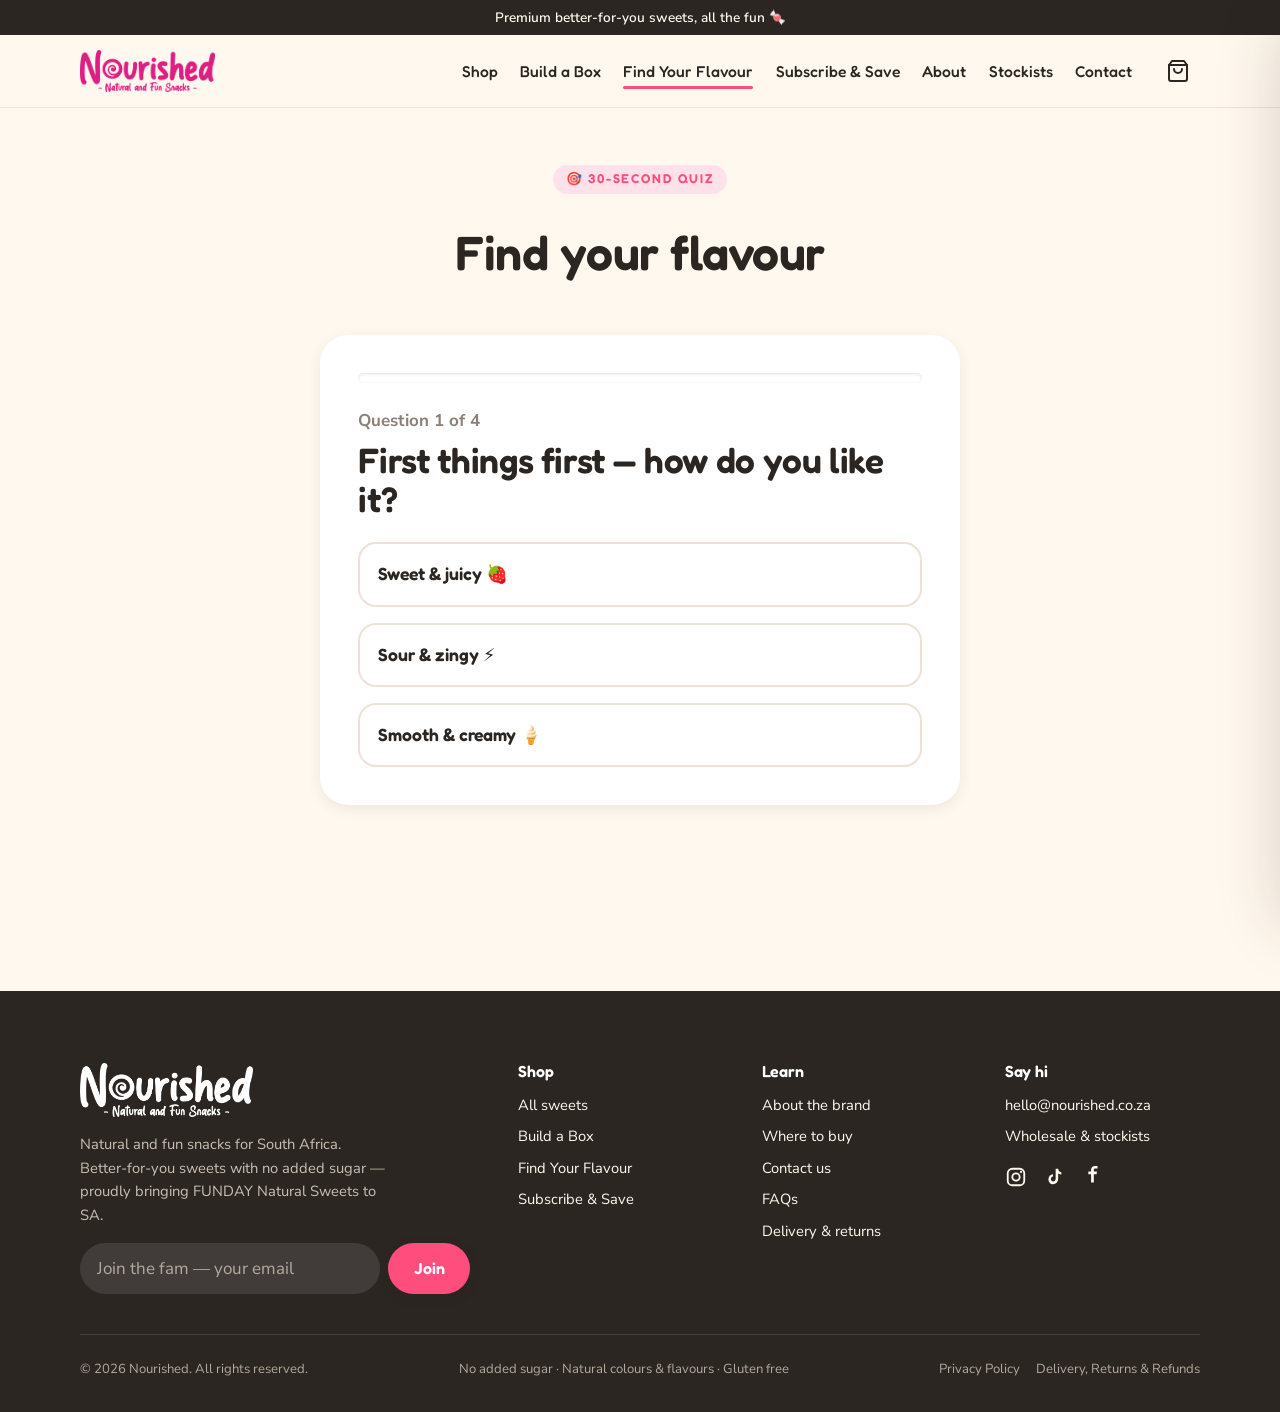
<file: quiz.html>
<!DOCTYPE html>
<html lang="en" data-year="2026">
<head>
  <meta charset="UTF-8">
  <meta name="viewport" content="width=device-width, initial-scale=1.0">
  <title>Find Your Flavour — Nourished</title>
  <meta name="description" content="Take the 30-second Nourished flavour quiz and discover your perfect no-added-sugar sweet.">
  <link rel="icon" href="assets/img/favicon.svg" type="image/svg+xml">
  <link rel="preconnect" href="https://fonts.googleapis.com">
  <link rel="preconnect" href="https://fonts.gstatic.com" crossorigin>
  <link href="https://fonts.googleapis.com/css2?family=Fredoka:wght@400;500;600;700&family=Nunito+Sans:wght@400;600;700;800&display=swap" rel="stylesheet">
  <link rel="stylesheet" href="css/styles.css">
</head>
<body>
  <a class="skip-link" href="#main">Skip to content</a>
  <div id="header-slot"></div>
  <main id="main">
    <section class="section--tight">
      <div class="container center stack">
        <span class="eyebrow">🎯 30-second quiz</span>
        <h1 class="section-title">Find your flavour</h1>
      </div>
    </section>
    <section style="padding-bottom:clamp(48px,8vw,96px)">
      <div class="container" id="quiz"></div>
    </section>
  </main>
  <div id="footer-slot"></div>
  <script src="vendor/gsap.min.js"></script>
  <script src="vendor/ScrollTrigger.min.js"></script>
  <script src="vendor/confetti.min.js"></script>
  <script src="js/products.js"></script>
  <script src="js/fx.js"></script>
  <script src="js/cart.js"></script>
  <script src="js/components.js"></script>
  <script src="js/shop.js"></script>
  <script src="js/quiz.js"></script>
</body>
</html>
</file>
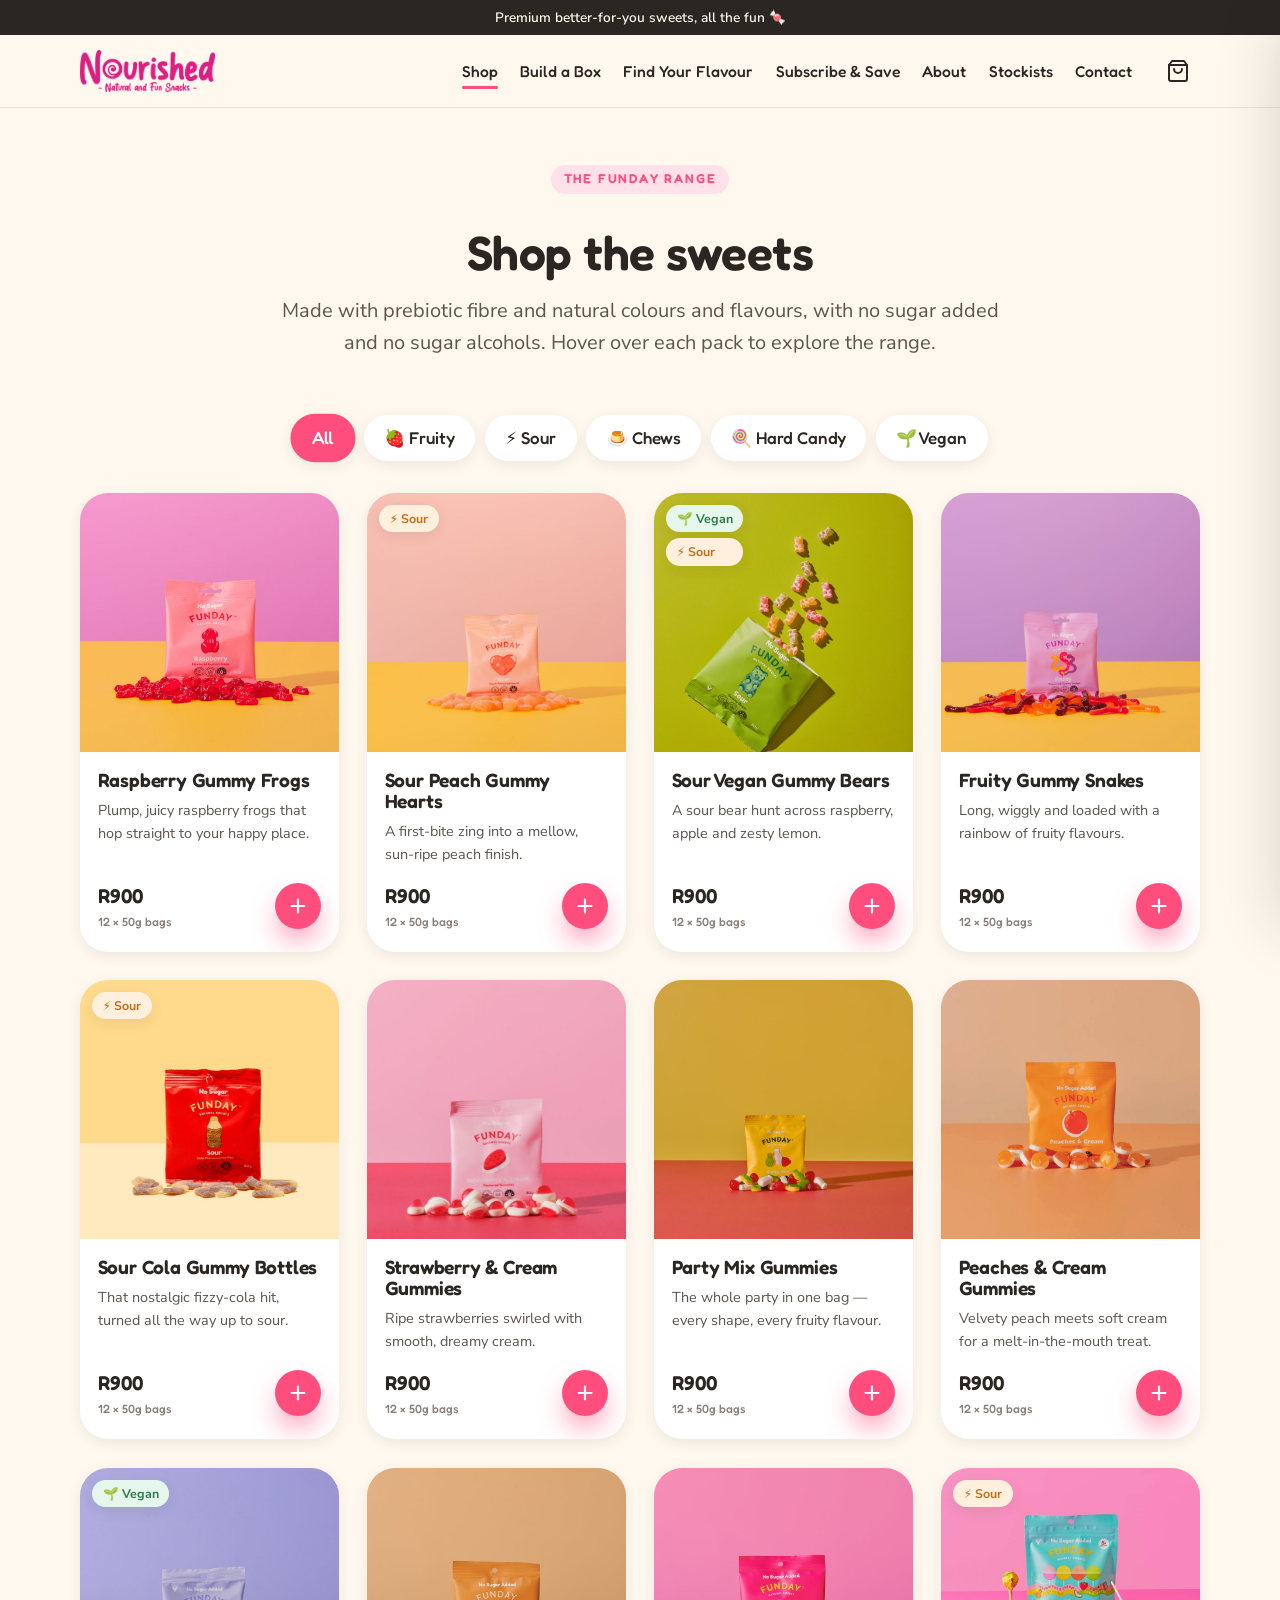
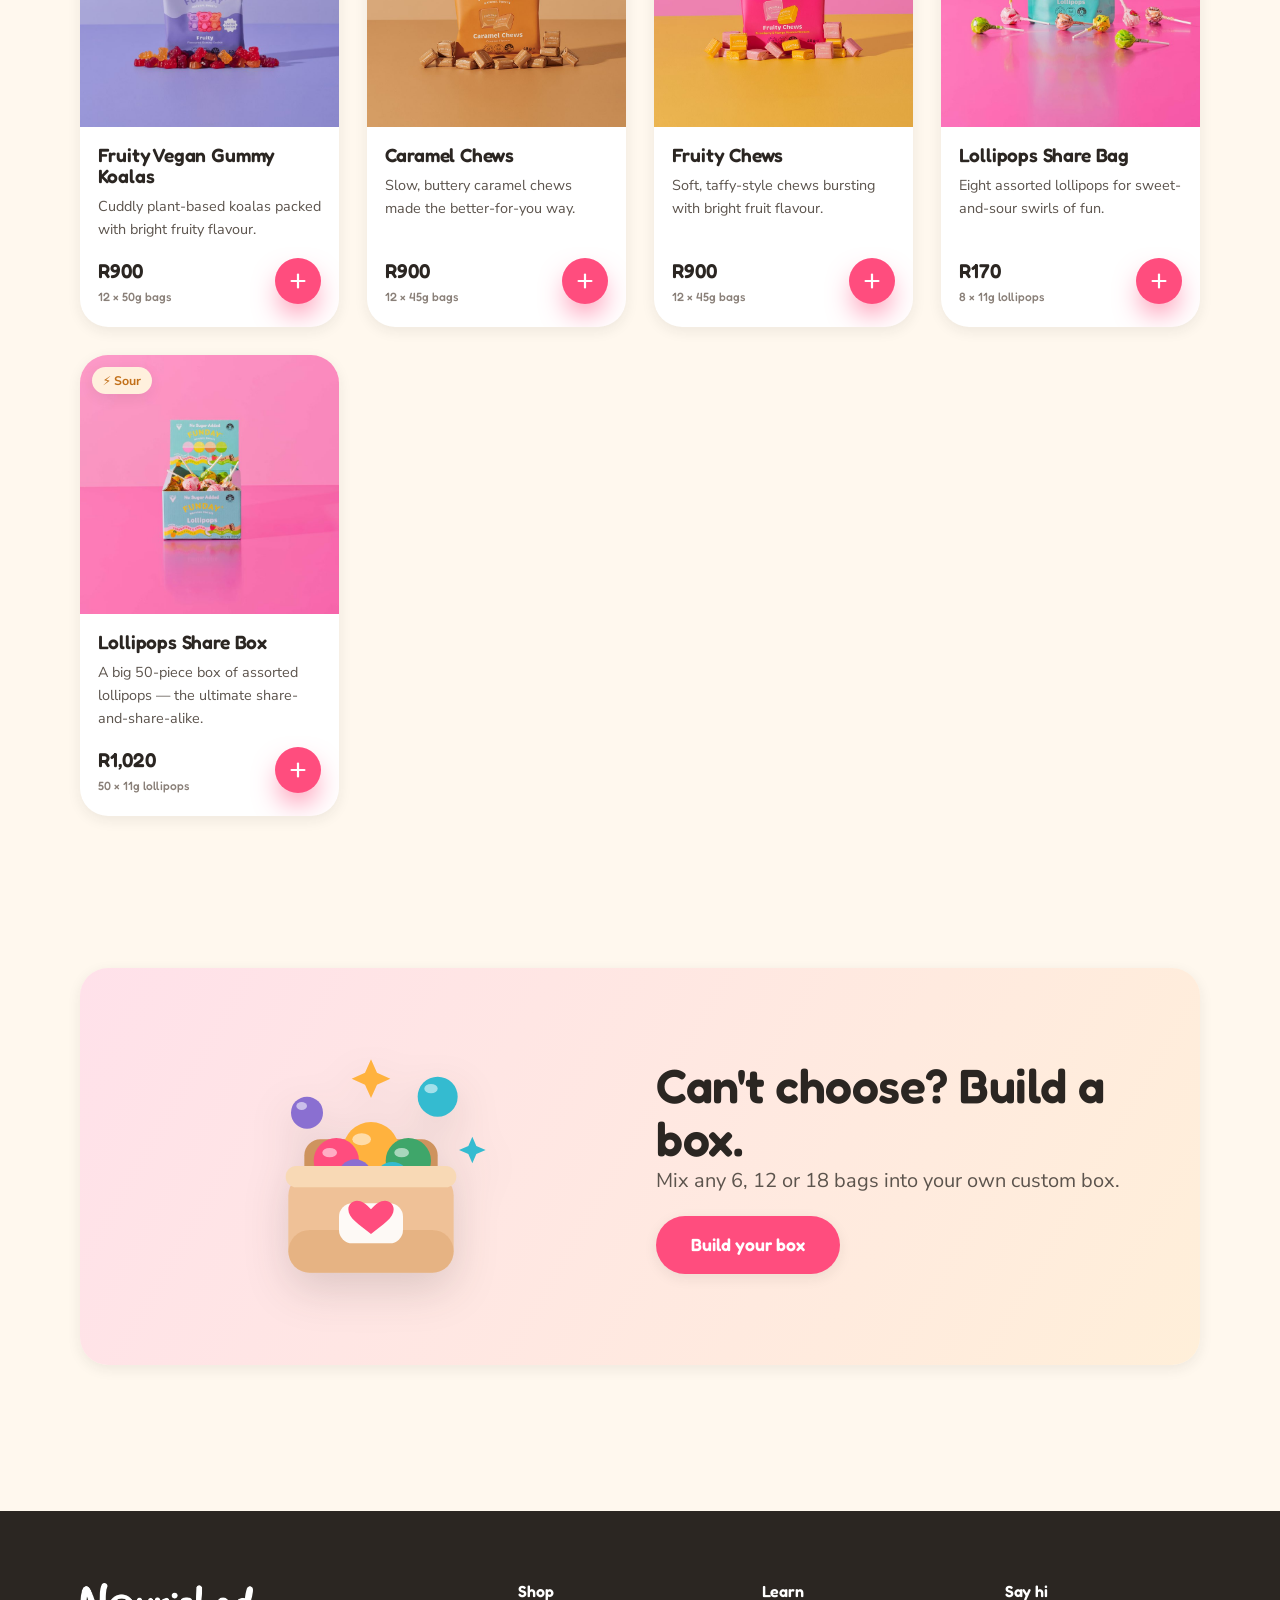
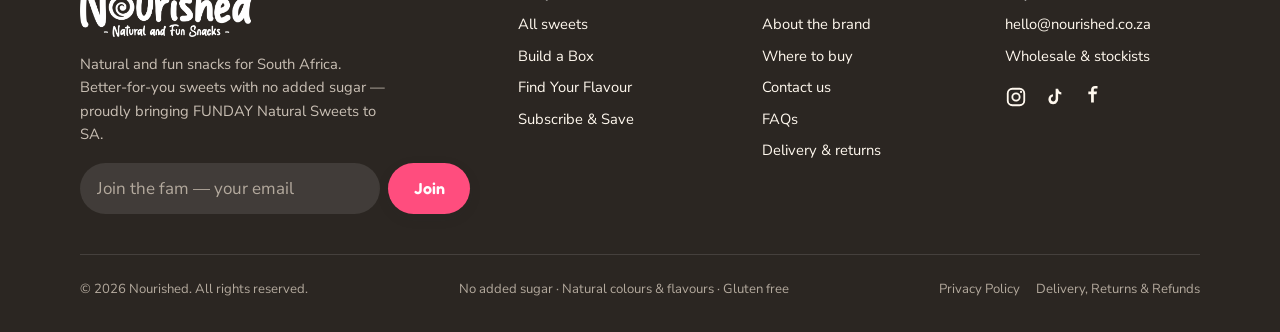
<file: shop.html>
<!DOCTYPE html>
<html lang="en" data-year="2026">
<head>
  <meta charset="UTF-8">
  <meta name="viewport" content="width=device-width, initial-scale=1.0">
  <title>Shop — Nourished | Natural Sweets</title>
  <meta name="description" content="Shop the FUNDAY Natural Sweets range at Nourished — gummies, chews and lollipops with no added sugar. Filter by fruity, sour, chews or vegan.">
  <link rel="icon" href="assets/img/favicon.svg" type="image/svg+xml">
  <link rel="preconnect" href="https://fonts.googleapis.com">
  <link rel="preconnect" href="https://fonts.gstatic.com" crossorigin>
  <link href="https://fonts.googleapis.com/css2?family=Fredoka:wght@400;500;600;700&family=Nunito+Sans:wght@400;600;700;800&display=swap" rel="stylesheet">
  <link rel="stylesheet" href="css/styles.css">
</head>
<body>
  <a class="skip-link" href="#main">Skip to content</a>
  <div id="header-slot"></div>
  <main id="main">
    <section class="section--tight">
      <div class="container center stack">
        <span class="eyebrow">The FUNDAY range</span>
        <h1 class="section-title">Shop the sweets</h1>
        <p class="lead" style="margin-inline:auto">Made with prebiotic fibre and natural colours and flavours, with no sugar added and no sugar alcohols. Hover over each pack to explore the range.</p>
      </div>
    </section>
    <section style="padding-bottom:clamp(48px,8vw,96px)">
      <div class="container">
        <div class="filters" style="margin-bottom:2rem">
          <button class="filter-pill" data-filter="all">All</button>
          <button class="filter-pill" data-filter="fruity">🍓 Fruity</button>
          <button class="filter-pill" data-filter="sour">⚡ Sour</button>
          <button class="filter-pill" data-filter="chews">🍮 Chews</button>
          <button class="filter-pill" data-filter="hardcandy">🍭 Hard Candy</button>
          <button class="filter-pill" data-filter="vegan">🌱 Vegan</button>
        </div>
        <div class="grid product-grid" id="shop-grid"></div>
      </div>
    </section>

    <section class="section--tight">
      <div class="container">
        <div class="panel split cta-build">
          <div class="split__media center" aria-hidden="true">
            <svg class="hero-illo" viewBox="0 0 240 240" role="img" aria-label="An open box filled with colourful sweets">
              <g transform="translate(72 80)"><circle r="12" fill="#8A6FD1"/><ellipse cx="-4" cy="-5" rx="4" ry="3" fill="#fff" opacity=".55"/></g>
              <g transform="translate(170 68)"><circle r="15" fill="#34BBD0"/><ellipse cx="-5" cy="-6" rx="5" ry="3.5" fill="#fff" opacity=".55"/></g>
              <path d="M120 40 l4.5 10 10 4.5 -10 4.5 -4.5 10 -4.5 -10 -10 -4.5 10 -4.5 Z" fill="#FFB23E"/>
              <path d="M196 98 l3 7 7 3 -7 3 -3 7 -3 -7 -7 -3 7 -3 Z" fill="#34BBD0"/>
              <rect x="70" y="100" width="100" height="52" rx="12" fill="#CE935E"/>
              <g transform="translate(120 108)"><circle r="21" fill="#FFB23E"/><ellipse cx="-7" cy="-8" rx="7" ry="4.5" fill="#fff" opacity=".55"/></g>
              <g transform="translate(94 116)"><circle r="17" fill="#FF4D7E"/><ellipse cx="-5" cy="-6" rx="5.5" ry="3.5" fill="#fff" opacity=".55"/></g>
              <g transform="translate(148 116)"><circle r="17" fill="#3FA66A"/><ellipse cx="-5" cy="-6" rx="5.5" ry="3.5" fill="#fff" opacity=".55"/></g>
              <g transform="translate(108 128)"><circle r="13" fill="#8A6FD1"/><ellipse cx="-4" cy="-5" rx="4" ry="3" fill="#fff" opacity=".55"/></g>
              <g transform="translate(136 130)"><circle r="13" fill="#34BBD0"/><ellipse cx="-4" cy="-5" rx="4" ry="3" fill="#fff" opacity=".55"/></g>
              <rect x="58" y="126" width="124" height="74" rx="16" fill="#EFC197"/>
              <rect x="58" y="168" width="124" height="32" rx="16" fill="#E0A874" opacity=".55"/>
              <rect x="56" y="120" width="128" height="16" rx="8" fill="#F8D9B5"/>
              <rect x="96" y="148" width="48" height="30" rx="10" fill="#fff" opacity=".92"/>
              <path d="M120 171 C111 164 103 159 103 152.5 C103 148.7 106 146 109.5 146 C113 146 116.5 148.5 120 152.5 C123.5 148.5 127 146 130.5 146 C134 146 137 148.7 137 152.5 C137 159 129 164 120 171 Z" fill="#FF4D7E"/>
            </svg>
          </div>
          <div>
            <h2 class="section-title">Can't choose? Build a box.</h2>
            <p class="lead">Mix any 6, 12 or 18 bags into your own custom box.</p>
            <a class="btn btn--lg" href="build-a-box.html" style="margin-top:1.2rem">Build your box</a>
          </div>
        </div>
      </div>
    </section>
  </main>
  <div id="footer-slot"></div>
  <script src="vendor/gsap.min.js"></script>
  <script src="vendor/ScrollTrigger.min.js"></script>
  <script src="vendor/confetti.min.js"></script>
  <script src="js/products.js"></script>
  <script src="js/fx.js"></script>
  <script src="js/cart.js"></script>
  <script src="js/components.js"></script>
  <script src="js/shop.js"></script>
</body>
</html>
</file>
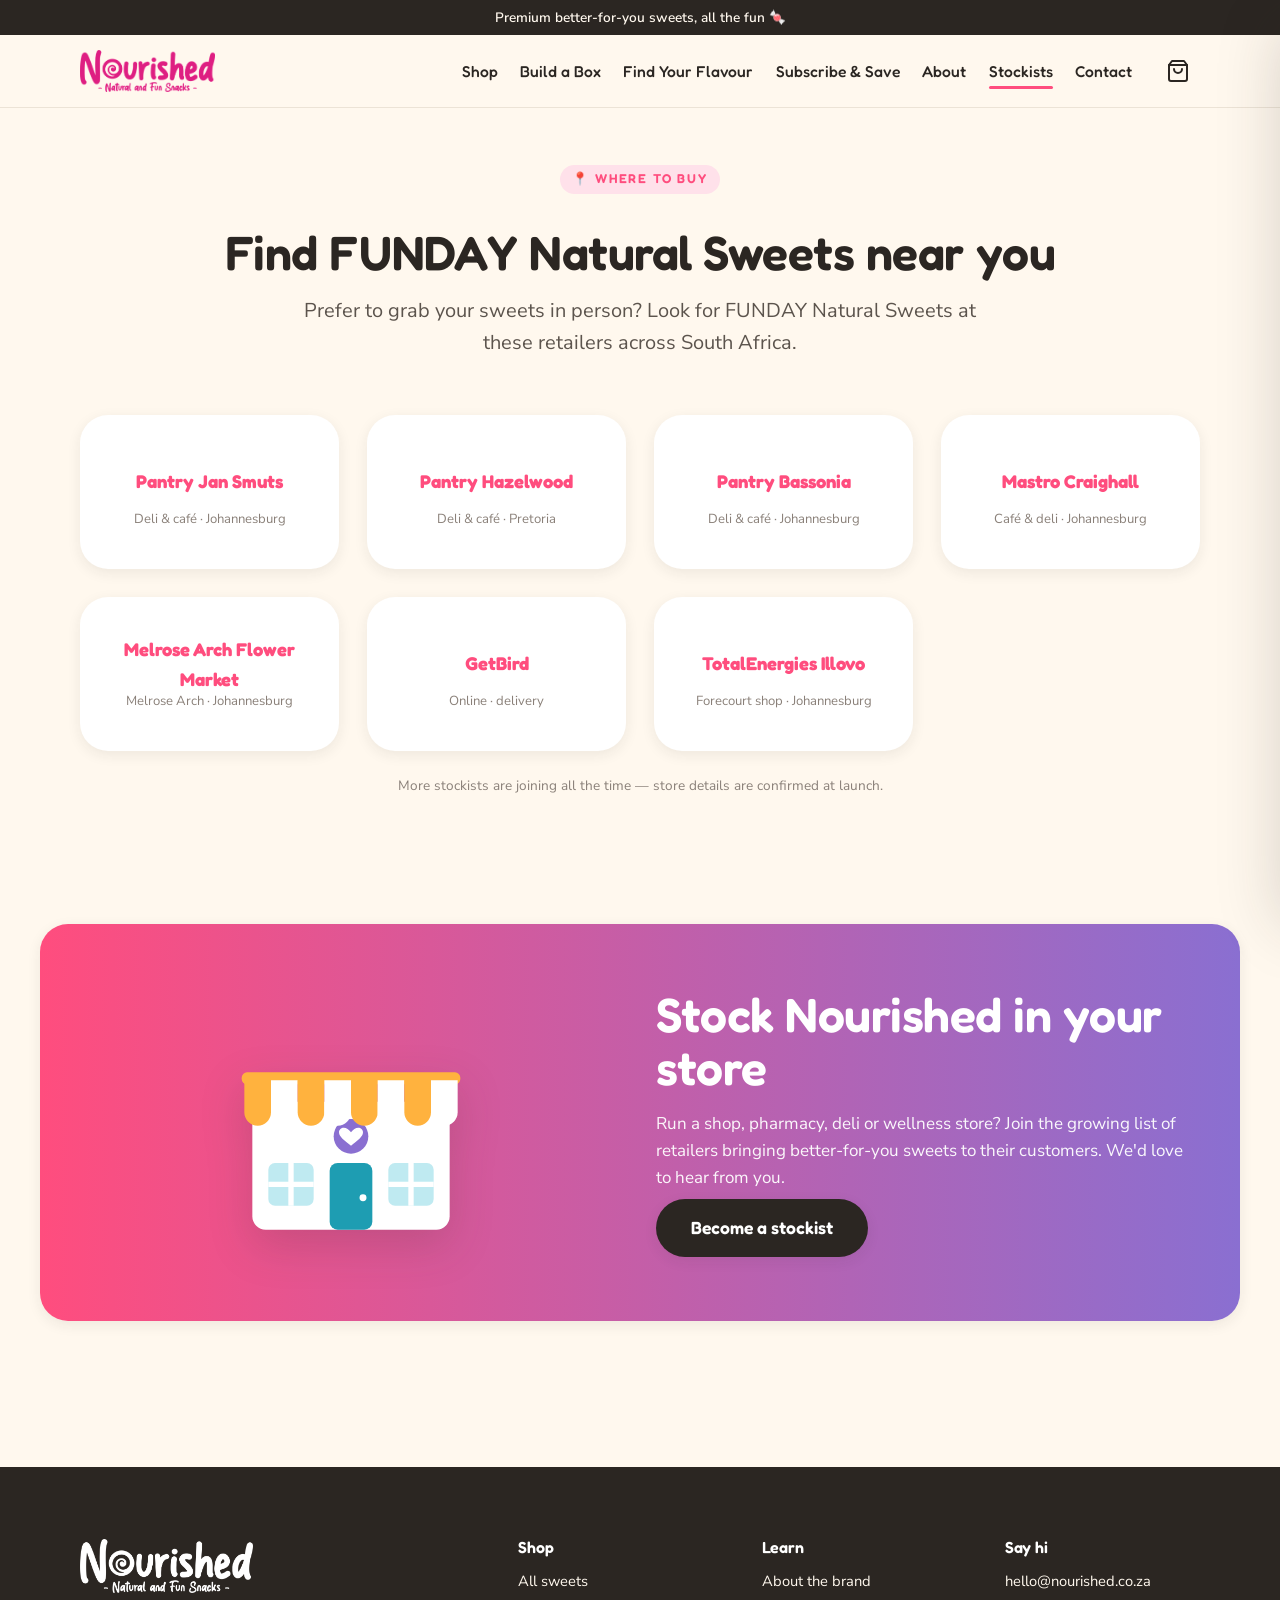
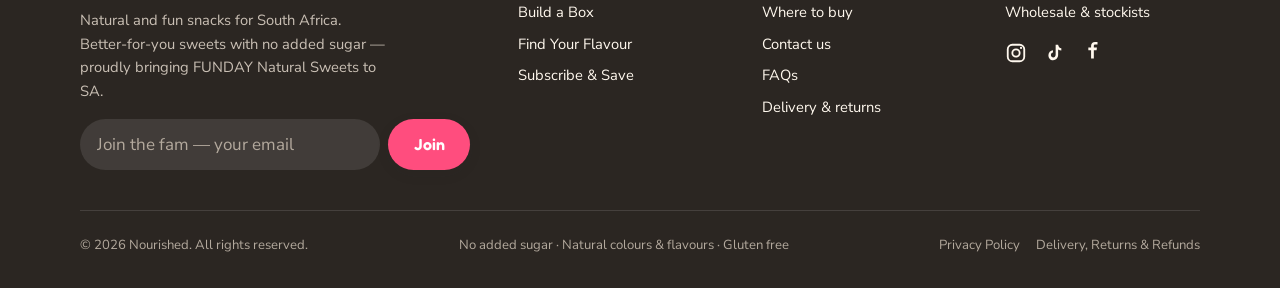
<file: stockists.html>
<!DOCTYPE html>
<html lang="en" data-year="2026">
<head>
  <meta charset="UTF-8">
  <meta name="viewport" content="width=device-width, initial-scale=1.0">
  <title>Where to Buy — Nourished Stockists</title>
  <meta name="description" content="Find Nourished sweets in store across South Africa, or become a stockist and bring better-for-you confectionery to your shelves.">
  <link rel="icon" href="assets/img/favicon.svg" type="image/svg+xml">
  <link rel="preconnect" href="https://fonts.googleapis.com">
  <link rel="preconnect" href="https://fonts.gstatic.com" crossorigin>
  <link href="https://fonts.googleapis.com/css2?family=Fredoka:wght@400;500;600;700&family=Nunito+Sans:wght@400;600;700;800&display=swap" rel="stylesheet">
  <link rel="stylesheet" href="css/styles.css">
</head>
<body>
  <a class="skip-link" href="#main">Skip to content</a>
  <div id="header-slot"></div>
  <main id="main">
    <section class="section--tight">
      <div class="container center stack">
        <span class="eyebrow">📍 Where to buy</span>
        <h1 class="section-title">Find FUNDAY Natural Sweets near you</h1>
        <p class="lead" style="margin-inline:auto">Prefer to grab your sweets in person? Look for FUNDAY Natural Sweets at these retailers across South Africa.</p>
      </div>
    </section>

    <section style="padding-bottom:clamp(40px,6vw,72px)">
      <div class="container">
        <div class="grid" id="stockist-grid" style="grid-template-columns:repeat(auto-fill,minmax(220px,1fr))"></div>
        <p class="center muted" style="margin-top:1.5rem;font-size:.85rem">More stockists are joining all the time — store details are confirmed at launch.</p>
      </div>
    </section>

    <section class="section--tight">
      <div class="container panel split ribbon" style="color:#fff">
        <div class="split__media center" aria-hidden="true">
          <svg class="hero-illo" viewBox="0 0 240 240" role="img" aria-label="A friendly candy shop storefront">
            <!-- building -->
            <rect x="46" y="104" width="148" height="96" rx="10" fill="#fff"/>
            <!-- windows -->
            <rect x="58" y="150" width="34" height="32" rx="5" fill="#BFEAF1"/>
            <rect x="148" y="150" width="34" height="32" rx="5" fill="#BFEAF1"/>
            <path d="M75 150 V182 M58 166 H92 M165 150 V182 M148 166 H182" stroke="#fff" stroke-width="4"/>
            <!-- door -->
            <rect x="104" y="150" width="32" height="50" rx="6" fill="#1E9DB2"/>
            <circle cx="129" cy="176" r="2.6" fill="#fff"/>
            <!-- hanging round sign with brand heart -->
            <circle cx="120" cy="130" r="13" fill="#8A6FD1"/>
            <path d="M120 137 C115 133 111 130.5 111 127 C111 125 112.7 123.6 114.6 123.6 C116.5 123.6 118.5 125 120 127 C121.5 125 123.5 123.6 125.4 123.6 C127.3 123.6 129 125 129 127 C129 130.5 125 133 120 137 Z" fill="#fff"/>
            <!-- striped scalloped awning -->
            <rect x="38" y="82" width="164" height="9" rx="4" fill="#FFB23E"/>
            <path d="M40 88 H60 V112 A10 10 0 0 1 40 112 Z" fill="#FFB23E"/>
            <path d="M60 88 H80 V112 A10 10 0 0 1 60 112 Z" fill="#fff"/>
            <path d="M80 88 H100 V112 A10 10 0 0 1 80 112 Z" fill="#FFB23E"/>
            <path d="M100 88 H120 V112 A10 10 0 0 1 100 112 Z" fill="#fff"/>
            <path d="M120 88 H140 V112 A10 10 0 0 1 120 112 Z" fill="#FFB23E"/>
            <path d="M140 88 H160 V112 A10 10 0 0 1 140 112 Z" fill="#fff"/>
            <path d="M160 88 H180 V112 A10 10 0 0 1 160 112 Z" fill="#FFB23E"/>
            <path d="M180 88 H200 V112 A10 10 0 0 1 180 112 Z" fill="#fff"/>
          </svg>
        </div>
        <div class="stack">
          <h2 class="section-title" style="color:#fff">Stock Nourished in your store</h2>
          <p style="opacity:.95">Run a shop, pharmacy, deli or wellness store? Join the growing list of retailers bringing better-for-you sweets to their customers. We'd love to hear from you.</p>
          <a class="btn btn--lg btn--ink" href="contact.html?subject=wholesale" style="align-self:flex-start;margin-top:.5rem">Become a stockist</a>
        </div>
      </div>
    </section>
  </main>
  <div id="footer-slot"></div>
  <script src="vendor/gsap.min.js"></script>
  <script src="vendor/ScrollTrigger.min.js"></script>
  <script src="vendor/confetti.min.js"></script>
  <script src="js/products.js"></script>
  <script src="js/fx.js"></script>
  <script src="js/cart.js"></script>
  <script src="js/components.js"></script>
  <script>
    document.addEventListener('DOMContentLoaded', () => {
      const stores = [
        { n: 'Pantry Jan Smuts', c: 'Deli & café · Johannesburg' },
        { n: 'Pantry Hazelwood', c: 'Deli & café · Pretoria' },
        { n: 'Pantry Bassonia', c: 'Deli & café · Johannesburg' },
        { n: 'Mastro Craighall', c: 'Café & deli · Johannesburg' },
        { n: 'Melrose Arch Flower Market', c: 'Melrose Arch · Johannesburg' },
        { n: 'GetBird', c: 'Online · delivery' },
        { n: 'TotalEnergies Illovo', c: 'Forecourt shop · Johannesburg' }
      ];
      document.getElementById('stockist-grid').innerHTML = stores.map((s, i) => `
        <div class="panel reveal" data-delay="${i*60}" style="text-align:center">
          <div style="height:56px;display:grid;place-items:center;font-family:var(--font-display);font-weight:700;font-size:1.15rem;color:var(--accent)">${s.n}</div>
          <p class="muted" style="font-size:.82rem">${s.c}</p>
        </div>`).join('');
      FX.initReveals(document.getElementById('stockist-grid'));
    });
  </script>
</body>
</html>
</file>
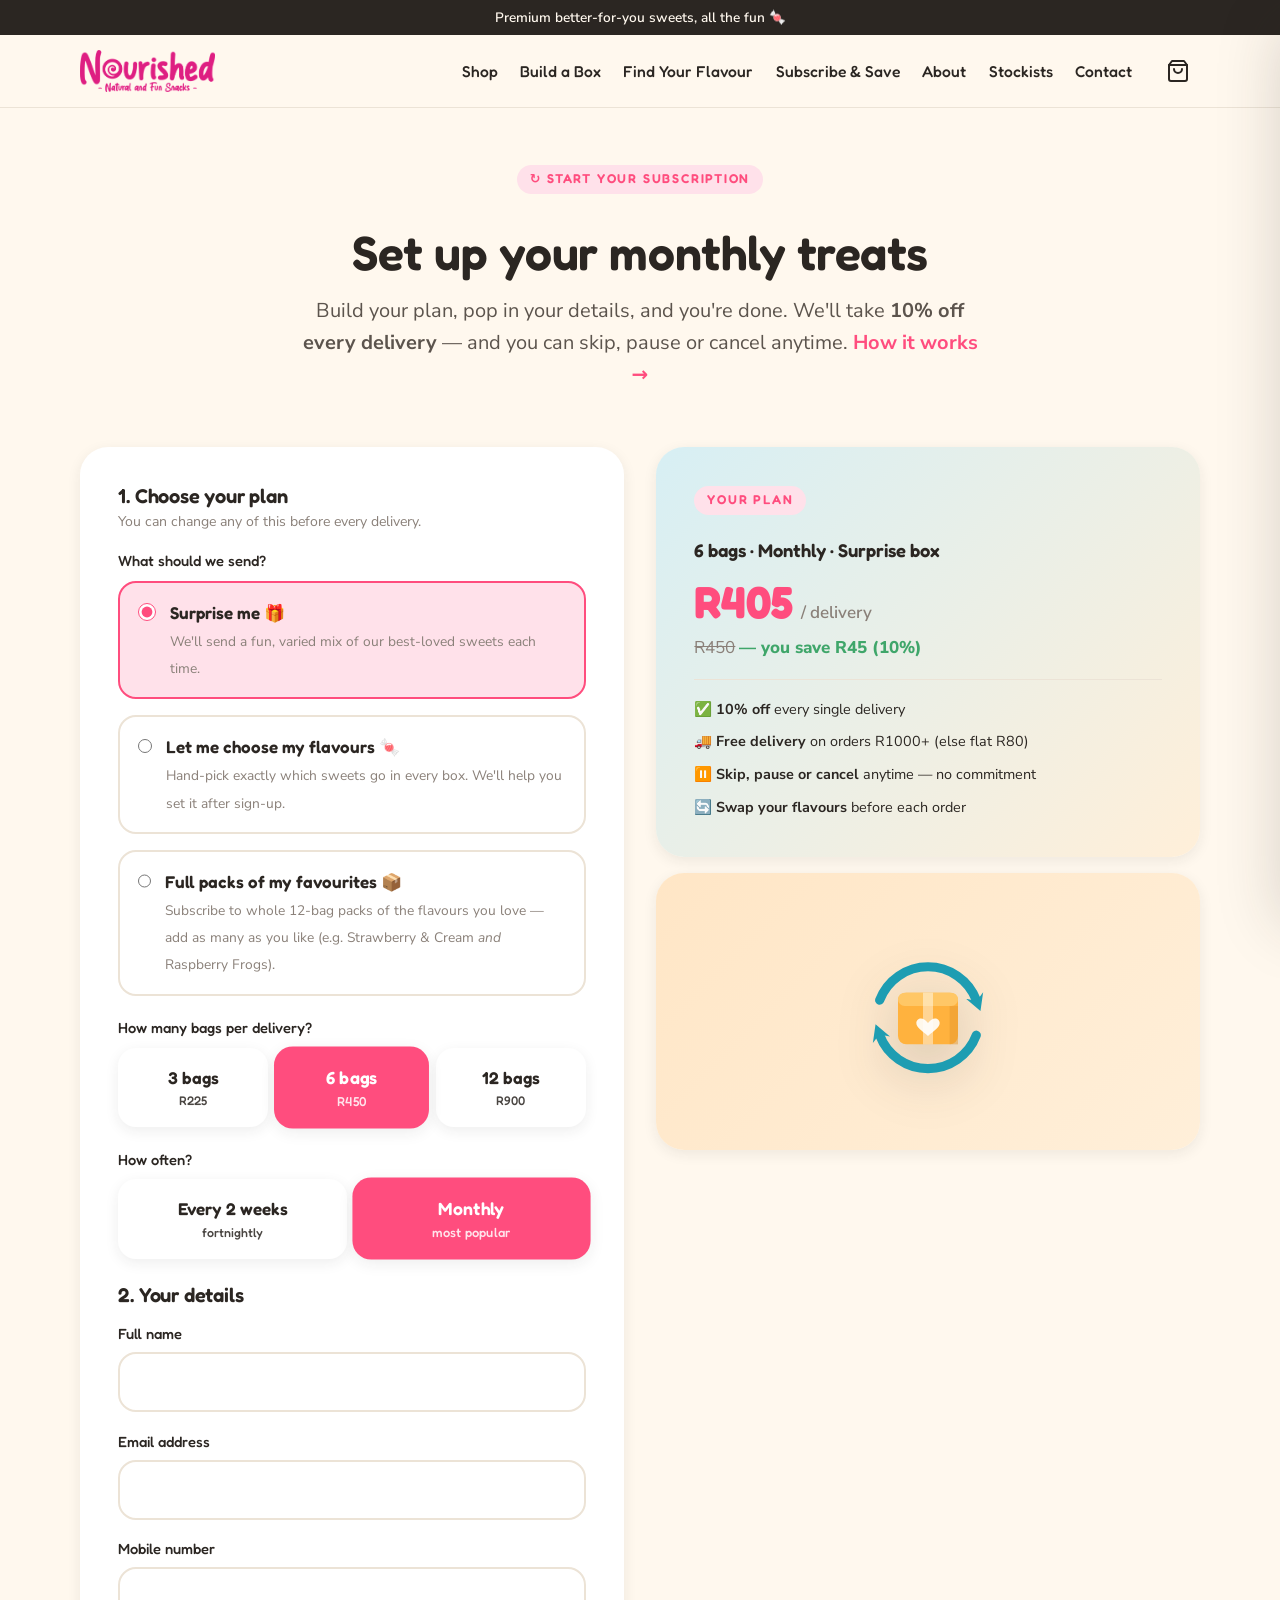
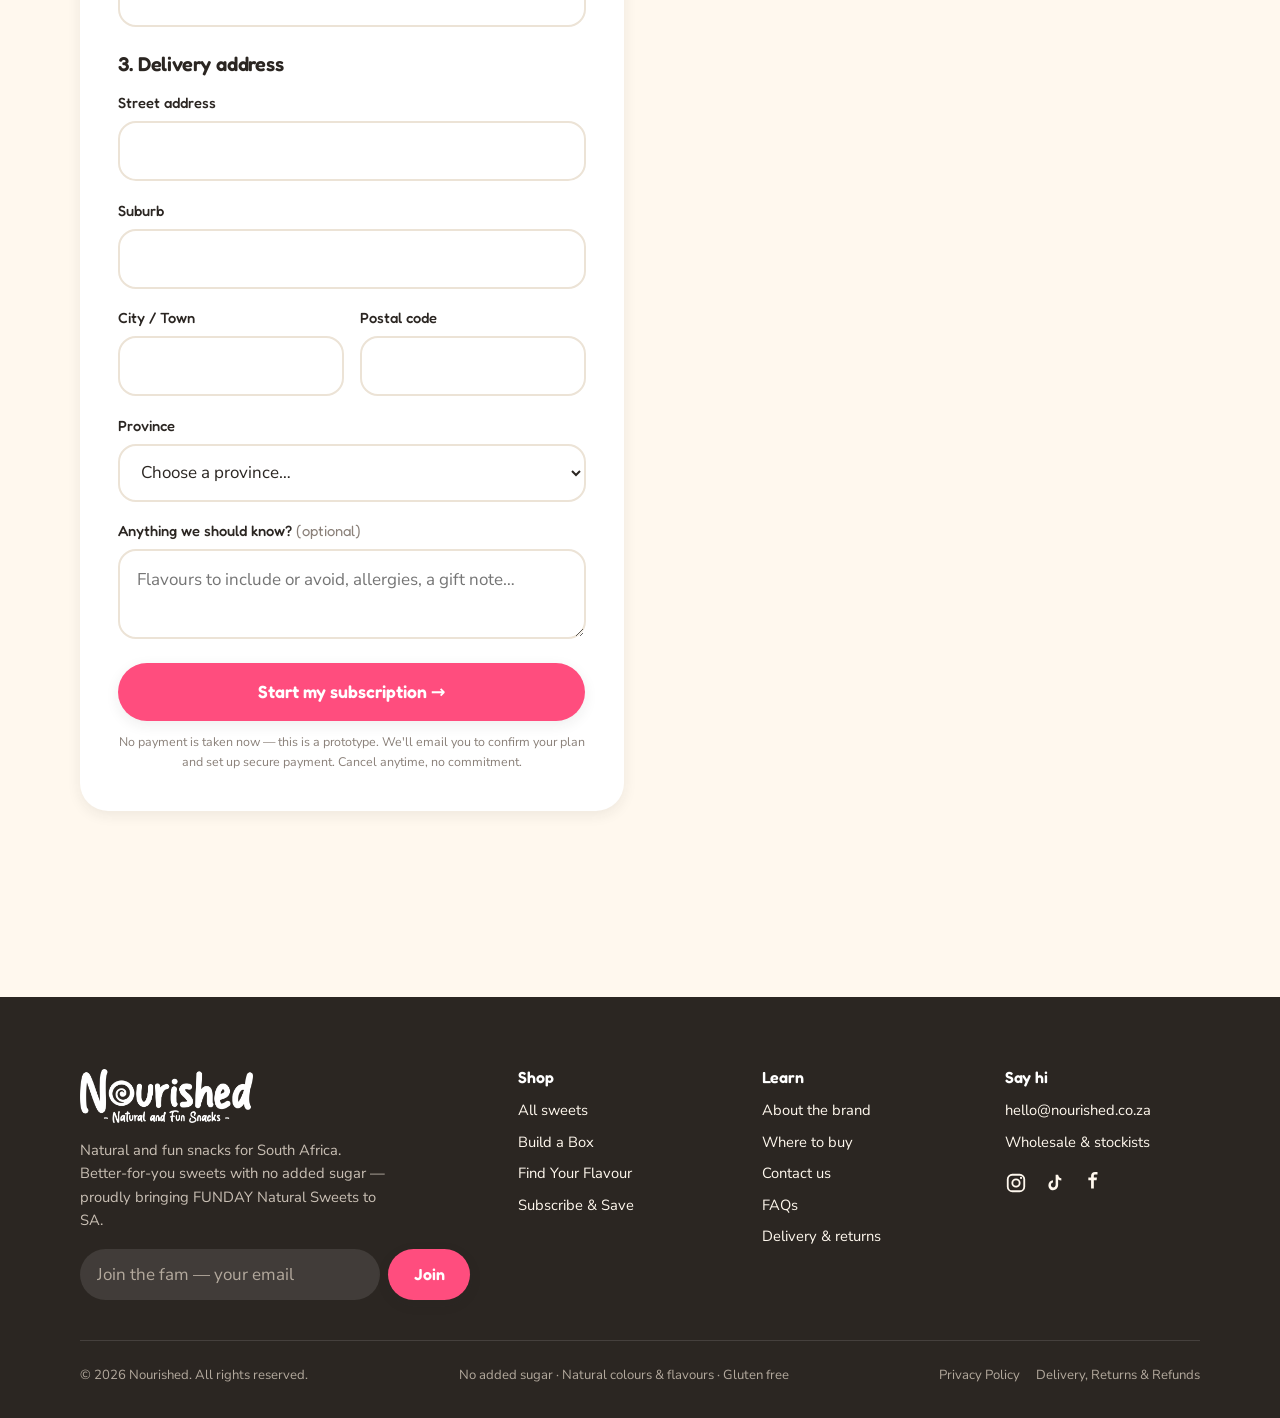
<file: subscribe-signup.html>
<!DOCTYPE html>
<html lang="en" data-year="2026">
<head>
  <meta charset="UTF-8">
  <meta name="viewport" content="width=device-width, initial-scale=1.0">
  <title>Start Your Subscription — Nourished</title>
  <meta name="description" content="Set up your monthly Nourished sweets subscription. Choose your plan, enter your details, and save 10% on every delivery. Skip, pause or cancel anytime.">
  <link rel="icon" href="assets/img/favicon.svg" type="image/svg+xml">
  <link rel="preconnect" href="https://fonts.googleapis.com">
  <link rel="preconnect" href="https://fonts.gstatic.com" crossorigin>
  <link href="https://fonts.googleapis.com/css2?family=Fredoka:wght@400;500;600;700&family=Nunito+Sans:wght@400;600;700;800&display=swap" rel="stylesheet">
  <link rel="stylesheet" href="css/styles.css">
</head>
<body>
  <a class="skip-link" href="#main">Skip to content</a>
  <div id="header-slot"></div>
  <main id="main">
    <section class="section--tight">
      <div class="container center stack" style="max-width:760px;margin-inline:auto">
        <span class="eyebrow">↻ Start your subscription</span>
        <h1 class="section-title">Set up your monthly treats</h1>
        <p class="lead" style="margin-inline:auto">Build your plan, pop in your details, and you're done. We'll take <strong>10% off every delivery</strong> — and you can skip, pause or cancel anytime. <a href="subscribe.html" style="color:var(--accent);font-weight:700">How it works →</a></p>
      </div>
    </section>

    <section style="padding-bottom:clamp(48px,8vw,96px)">
      <div class="container split" style="align-items:start;gap:2rem">
        <!-- FORM -->
        <div class="panel">
          <div class="form-success" id="sub-success" role="status" aria-live="polite"></div>
          <form id="sub-form" novalidate>

            <!-- 1. Plan -->
            <h2 style="font-size:1.25rem;margin-bottom:.2rem">1. Choose your plan</h2>
            <p class="muted" style="font-size:.88rem;margin-bottom:1rem">You can change any of this before every delivery.</p>

            <p style="font-family:var(--font-display);font-weight:500;font-size:.92rem;margin-bottom:.5rem">What should we send?</p>
            <div class="stack" style="gap:.7rem;margin-bottom:1.3rem">
              <label class="toggle-card" data-active="true">
                <input type="radio" name="plan" value="surprise" checked>
                <span><span class="toggle-card__title">Surprise me 🎁</span><br><span class="muted" style="font-size:.86rem">We'll send a fun, varied mix of our best-loved sweets each time.</span></span>
              </label>
              <label class="toggle-card" data-active="false">
                <input type="radio" name="plan" value="pick">
                <span><span class="toggle-card__title">Let me choose my flavours 🍬</span><br><span class="muted" style="font-size:.86rem">Hand-pick exactly which sweets go in every box. We'll help you set it after sign-up.</span></span>
              </label>
              <label class="toggle-card" data-active="false">
                <input type="radio" name="plan" value="packs">
                <span><span class="toggle-card__title">Full packs of my favourites 📦</span><br><span class="muted" style="font-size:.86rem">Subscribe to whole 12-bag packs of the flavours you love — add as many as you like (e.g. Strawberry &amp; Cream <em>and</em> Raspberry Frogs).</span></span>
              </label>
            </div>

            <div id="bags-block">
              <p style="font-family:var(--font-display);font-weight:500;font-size:.92rem;margin-bottom:.5rem">How many bags per delivery?</p>
              <div class="size-pills" id="size-pills" role="group" aria-label="Bags per delivery" style="margin-bottom:1.3rem">
                <button type="button" class="size-pill" data-size="3">3 bags<small></small></button>
                <button type="button" class="size-pill" data-size="6" aria-pressed="true">6 bags<small></small></button>
                <button type="button" class="size-pill" data-size="12">12 bags<small></small></button>
              </div>
            </div>

            <div id="packs-block" hidden style="margin-bottom:1.3rem">
              <p style="font-family:var(--font-display);font-weight:500;font-size:.92rem;margin-bottom:.3rem">Pick your packs</p>
              <p class="muted" style="font-size:.84rem;margin-bottom:.8rem">Each pack is a full box of 12 bags. Add as many flavours as you like — your subscription is the total, minus 10%.</p>
              <div class="bab-flavours" id="pack-picker"></div>
              <p id="packs-err" style="display:none;color:#c0392b;font-weight:700;font-size:.85rem;margin-top:.7rem">Please add at least one pack to continue.</p>
            </div>

            <p style="font-family:var(--font-display);font-weight:500;font-size:.92rem;margin-bottom:.5rem">How often?</p>
            <div class="size-pills" id="freq-pills" role="group" aria-label="Delivery frequency" style="margin-bottom:1.6rem">
              <button type="button" class="size-pill" data-freq="Every 2 weeks">Every 2 weeks<small>fortnightly</small></button>
              <button type="button" class="size-pill" data-freq="Monthly" aria-pressed="true">Monthly<small>most popular</small></button>
            </div>

            <!-- 2. Your details -->
            <h2 style="font-size:1.25rem;margin:1.6rem 0 1rem">2. Your details</h2>
            <div class="field">
              <label for="s-name">Full name</label>
              <input id="s-name" name="name" type="text" autocomplete="name" required>
              <span class="err">Please tell us your name.</span>
            </div>
            <div class="field">
              <label for="s-email">Email address</label>
              <input id="s-email" name="email" type="email" autocomplete="email" required>
              <span class="err">Please enter a valid email.</span>
            </div>
            <div class="field">
              <label for="s-phone">Mobile number</label>
              <input id="s-phone" name="phone" type="tel" autocomplete="tel" inputmode="tel" required>
              <span class="err">We need a number for delivery updates.</span>
            </div>

            <!-- 3. Delivery address -->
            <h2 style="font-size:1.25rem;margin:1.6rem 0 1rem">3. Delivery address</h2>
            <div class="field">
              <label for="s-street">Street address</label>
              <input id="s-street" name="street" type="text" autocomplete="address-line1" required>
              <span class="err">Please add your street address.</span>
            </div>
            <div class="field">
              <label for="s-suburb">Suburb</label>
              <input id="s-suburb" name="suburb" type="text" autocomplete="address-line2" required>
              <span class="err">Please add your suburb.</span>
            </div>
            <div class="grid" style="grid-template-columns:repeat(2,minmax(0,1fr));gap:0 1rem">
              <div class="field">
                <label for="s-city">City / Town</label>
                <input id="s-city" name="city" type="text" autocomplete="address-level2" required>
                <span class="err">Please add your city or town.</span>
              </div>
              <div class="field">
                <label for="s-postal">Postal code</label>
                <input id="s-postal" name="postal" type="text" inputmode="numeric" autocomplete="postal-code" required>
                <span class="err">Please add a postal code.</span>
              </div>
            </div>
            <div class="field">
              <label for="s-province">Province</label>
              <select id="s-province" name="province" required>
                <option value="">Choose a province…</option>
                <option>Eastern Cape</option>
                <option>Free State</option>
                <option>Gauteng</option>
                <option>KwaZulu-Natal</option>
                <option>Limpopo</option>
                <option>Mpumalanga</option>
                <option>Northern Cape</option>
                <option>North West</option>
                <option>Western Cape</option>
              </select>
              <span class="err">Please choose your province.</span>
            </div>
            <div class="field">
              <label for="s-notes">Anything we should know? <span class="muted" style="font-weight:400">(optional)</span></label>
              <textarea id="s-notes" name="notes" style="min-height:90px" placeholder="Flavours to include or avoid, allergies, a gift note…"></textarea>
            </div>

            <button class="btn btn--lg btn--block" type="submit" style="margin-top:.4rem">Start my subscription →</button>
            <p class="muted center" style="font-size:.78rem;margin-top:.7rem">No payment is taken now — this is a prototype. We'll email you to confirm your plan and set up secure payment. Cancel anytime, no commitment.</p>
          </form>
        </div>

        <!-- SUMMARY / REASSURANCE -->
        <aside class="stack" style="position:sticky;top:calc(var(--header-h) + 16px)">
          <div class="panel" style="background:linear-gradient(135deg,#D7EFF4,var(--cream-deep))">
            <span class="eyebrow">Your plan</span>
            <p id="sum-line" style="font-family:var(--font-display);font-weight:600;font-size:1.15rem;margin:.3rem 0 .9rem">6 bags · Monthly · Surprise box</p>
            <div style="display:flex;align-items:baseline;gap:.5rem">
              <span class="stat" id="sum-price" style="font-size:clamp(2rem,6vw,2.8rem)">R405</span>
              <span class="muted" style="font-weight:600">/ delivery</span>
            </div>
            <p style="margin:.5rem 0 0"><span style="text-decoration:line-through;color:var(--muted)" id="sum-was">R450</span>
              <span style="color:var(--leaf);font-weight:800" id="sum-save">— you save R45 (10%)</span></p>
            <hr style="border:none;border-top:1px solid var(--line);margin:1.1rem 0">
            <ul style="list-style:none;padding:0;display:grid;gap:.6rem;font-size:.9rem">
              <li>✅ <strong>10% off</strong> every single delivery</li>
              <li>🚚 <strong>Free delivery</strong> on orders R1000+ (else flat R80)</li>
              <li>⏸️ <strong>Skip, pause or cancel</strong> anytime — no commitment</li>
              <li>🔄 <strong>Swap your flavours</strong> before each order</li>
            </ul>
          </div>
          <div class="panel center" aria-hidden="true" style="background:linear-gradient(135deg,#FFE6C6,var(--cream-deep))">
            <svg class="hero-illo" viewBox="0 0 240 240" role="img" aria-label="A delivery box on a monthly repeat cycle" style="max-width:200px">
              <defs>
                <marker id="sub-ah2" markerUnits="userSpaceOnUse" markerWidth="26" markerHeight="26" refX="6" refY="13" orient="auto">
                  <path d="M0 2 L20 13 L0 24 L7 13 Z" fill="#1E9DB2"/>
                </marker>
              </defs>
              <path d="M62 107 A62 62 0 0 1 178 107" fill="none" stroke="#1E9DB2" stroke-width="11" stroke-linecap="round" marker-end="url(#sub-ah2)"/>
              <path d="M178 149 A62 62 0 0 1 62 149" fill="none" stroke="#1E9DB2" stroke-width="11" stroke-linecap="round" marker-end="url(#sub-ah2)"/>
              <rect x="84" y="98" width="72" height="62" rx="10" fill="#FFB23E"/>
              <rect x="84" y="98" width="72" height="16" rx="8" fill="#FFC766"/>
              <rect x="146" y="114" width="10" height="46" fill="#E89A2E" opacity=".5"/>
              <rect x="114" y="98" width="12" height="62" fill="#fff" opacity=".45"/>
              <path d="M120 150 C113 144 106 140 106 134.5 C106 131.2 108.6 129 111.5 129 C114.5 129 117.5 131 120 134.5 C122.5 131 125.5 129 128.5 129 C131.4 129 134 131.2 134 134.5 C134 140 127 144 120 150 Z" fill="#fff" opacity=".9"/>
            </svg>
          </div>
        </aside>
      </div>
    </section>
  </main>
  <div id="footer-slot"></div>
  <script src="vendor/gsap.min.js"></script>
  <script src="vendor/ScrollTrigger.min.js"></script>
  <script src="vendor/confetti.min.js"></script>
  <script src="js/products.js"></script>
  <script src="js/fx.js"></script>
  <script src="js/cart.js"></script>
  <script src="js/components.js"></script>
  <script src="js/subscribe.js"></script>
</body>
</html>
</file>
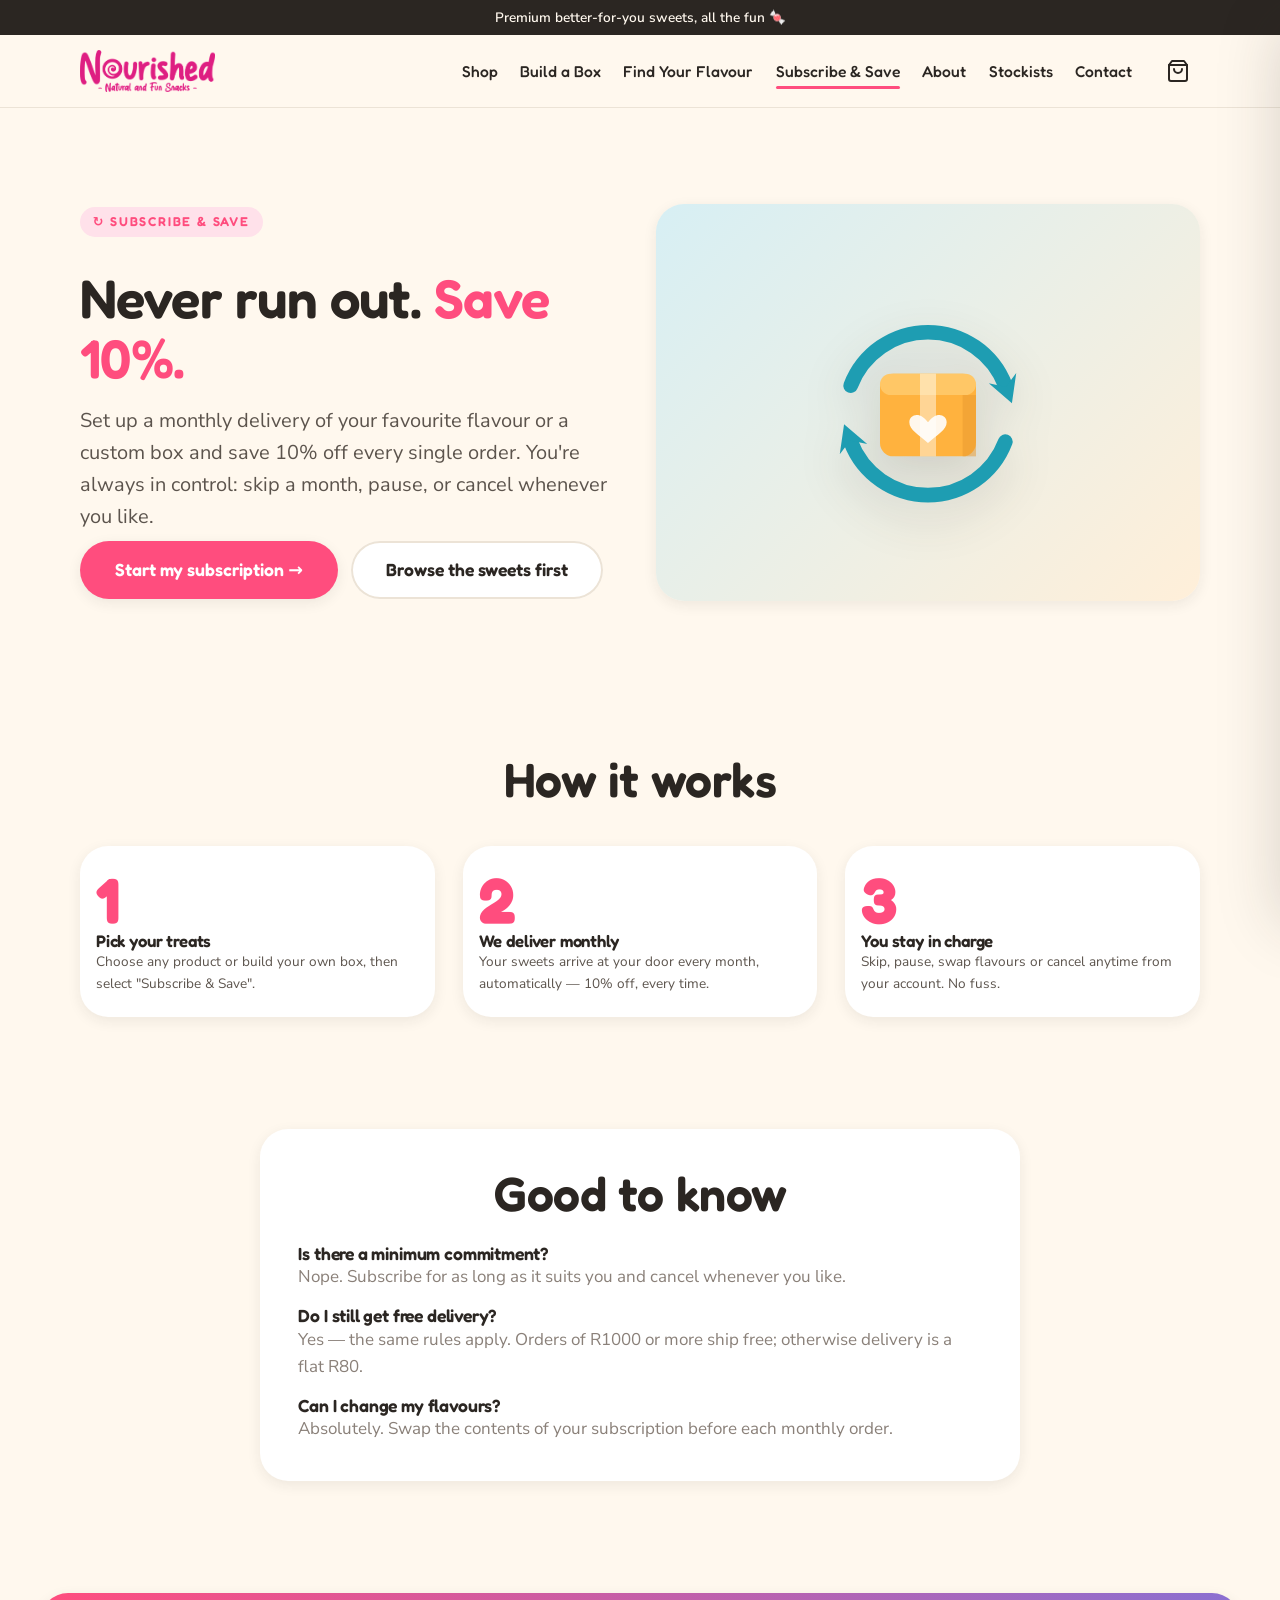
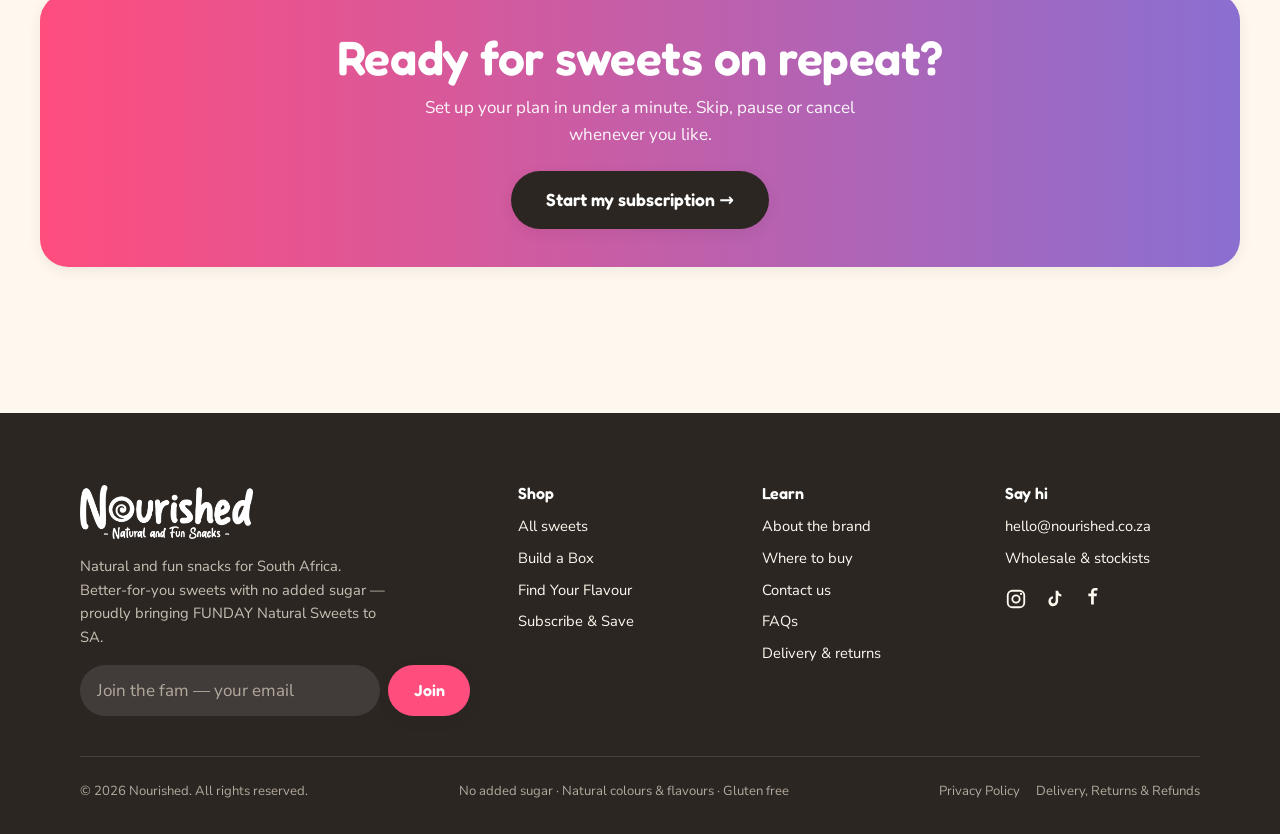
<file: subscribe.html>
<!DOCTYPE html>
<html lang="en" data-year="2026">
<head>
  <meta charset="UTF-8">
  <meta name="viewport" content="width=device-width, initial-scale=1.0">
  <title>Subscribe & Save 10% — Nourished</title>
  <meta name="description" content="Subscribe to a monthly delivery of your favourite Nourished sweets and save 10% on every order. Skip, pause or cancel anytime.">
  <link rel="icon" href="assets/img/favicon.svg" type="image/svg+xml">
  <link rel="preconnect" href="https://fonts.googleapis.com">
  <link rel="preconnect" href="https://fonts.gstatic.com" crossorigin>
  <link href="https://fonts.googleapis.com/css2?family=Fredoka:wght@400;500;600;700&family=Nunito+Sans:wght@400;600;700;800&display=swap" rel="stylesheet">
  <link rel="stylesheet" href="css/styles.css">
</head>
<body>
  <a class="skip-link" href="#main">Skip to content</a>
  <div id="header-slot"></div>
  <main id="main">
    <section class="section">
      <div class="container split">
        <div class="stack">
          <span class="eyebrow">↻ Subscribe &amp; Save</span>
          <h1 style="font-size:clamp(2.2rem,6vw,3.4rem)">Never run out. <span style="color:var(--berry)">Save 10%.</span></h1>
          <p class="lead">Set up a monthly delivery of your favourite flavour or a custom box and save 10% off every single order. You're always in control: skip a month, pause, or cancel whenever you like.</p>
          <div style="display:flex;gap:.8rem;flex-wrap:wrap;margin-top:.5rem">
            <a class="btn btn--lg" href="subscribe-signup.html">Start my subscription →</a>
            <a class="btn btn--lg btn--ghost" href="shop.html">Browse the sweets first</a>
          </div>
        </div>
        <div class="split__media panel center" style="background:linear-gradient(135deg,#D7EFF4,var(--cream-deep))" aria-hidden="true">
          <svg class="hero-illo" viewBox="0 0 240 240" role="img" aria-label="A delivery box on a monthly repeat cycle">
            <defs>
              <marker id="sub-ah" markerUnits="userSpaceOnUse" markerWidth="26" markerHeight="26" refX="6" refY="13" orient="auto">
                <path d="M0 2 L20 13 L0 24 L7 13 Z" fill="#1E9DB2"/>
              </marker>
            </defs>
            <!-- recurring arrows -->
            <path d="M62 107 A62 62 0 0 1 178 107" fill="none" stroke="#1E9DB2" stroke-width="11" stroke-linecap="round" marker-end="url(#sub-ah)"/>
            <path d="M178 149 A62 62 0 0 1 62 149" fill="none" stroke="#1E9DB2" stroke-width="11" stroke-linecap="round" marker-end="url(#sub-ah)"/>
            <!-- delivery box -->
            <rect x="84" y="98" width="72" height="62" rx="10" fill="#FFB23E"/>
            <rect x="84" y="98" width="72" height="16" rx="8" fill="#FFC766"/>
            <rect x="146" y="114" width="10" height="46" fill="#E89A2E" opacity=".5"/>
            <rect x="114" y="98" width="12" height="62" fill="#fff" opacity=".45"/>
            <path d="M120 150 C113 144 106 140 106 134.5 C106 131.2 108.6 129 111.5 129 C114.5 129 117.5 131 120 134.5 C122.5 131 125.5 129 128.5 129 C131.4 129 134 131.2 134 134.5 C134 140 127 144 120 150 Z" fill="#fff" opacity=".9"/>
          </svg>
        </div>
      </div>
    </section>

    <section class="section--tight">
      <div class="container">
        <h2 class="section-title center" style="margin-bottom:2.5rem">How it works</h2>
        <div class="grid" style="grid-template-columns:repeat(auto-fit,minmax(220px,1fr))">
          <div class="pillar reveal"><div class="stat">1</div><h3>Pick your treats</h3><p>Choose any product or build your own box, then select "Subscribe &amp; Save".</p></div>
          <div class="pillar reveal" data-delay="100"><div class="stat">2</div><h3>We deliver monthly</h3><p>Your sweets arrive at your door every month, automatically — 10% off, every time.</p></div>
          <div class="pillar reveal" data-delay="200"><div class="stat">3</div><h3>You stay in charge</h3><p>Skip, pause, swap flavours or cancel anytime from your account. No fuss.</p></div>
        </div>
      </div>
    </section>

    <section class="section--tight">
      <div class="container panel reveal" style="max-width:760px;margin-inline:auto">
        <h2 class="section-title center" style="margin-bottom:1.5rem">Good to know</h2>
        <div class="stack">
          <div><h3 style="font-size:1.1rem">Is there a minimum commitment?</h3><p class="muted">Nope. Subscribe for as long as it suits you and cancel whenever you like.</p></div>
          <div><h3 style="font-size:1.1rem">Do I still get free delivery?</h3><p class="muted">Yes — the same rules apply. Orders of R1000 or more ship free; otherwise delivery is a flat R80.</p></div>
          <div><h3 style="font-size:1.1rem">Can I change my flavours?</h3><p class="muted">Absolutely. Swap the contents of your subscription before each monthly order.</p></div>
        </div>
      </div>
    </section>

    <section class="section--tight">
      <div class="container panel ribbon center reveal" style="color:#fff">
        <h2 class="section-title" style="color:#fff">Ready for sweets on repeat?</h2>
        <p style="margin:.6rem auto 1.4rem;max-width:48ch;opacity:.95">Set up your plan in under a minute. Skip, pause or cancel whenever you like.</p>
        <a class="btn btn--lg btn--ink" href="subscribe-signup.html">Start my subscription →</a>
      </div>
    </section>
  </main>
  <div id="footer-slot"></div>
  <script src="vendor/gsap.min.js"></script>
  <script src="vendor/ScrollTrigger.min.js"></script>
  <script src="vendor/confetti.min.js"></script>
  <script src="js/products.js"></script>
  <script src="js/fx.js"></script>
  <script src="js/cart.js"></script>
  <script src="js/components.js"></script>
</body>
</html>
</file>
<file: css/styles.css>
/* =============================================================
   NOURISHED — Design system & components
   Tokens · layout · components · motion. Mobile-first.
   ============================================================= */

/* ---------- 1. Tokens ---------- */
:root {
  /* Brand palette (retune to logo when it lands) */
  --cream: #FFF8EE;
  --cream-deep: #FFEFD9;
  --white: #FFFFFF;
  --ink: #2B2622;
  --ink-soft: #5C544D;
  --muted: #8A8079;
  --line: #ECE3D6;

  --berry: #FF4D7E;
  --leaf: #3FA66A;
  --citrus: #FFB23E;
  --grape: #8A6FD1;
  --sky: #34BBD0;

  /* Theming hooks — JS swaps --accent per product/flavour */
  --accent: #FF4D7E;
  --accent-ink: #8a2347;
  --accent-soft: #ffe1ea;

  /* Type */
  --font-display: 'Fredoka', 'Baloo 2', system-ui, sans-serif;
  --font-body: 'Nunito Sans', system-ui, -apple-system, sans-serif;

  /* Radii & shadow */
  --r-sm: 10px;  --r-md: 18px;  --r-lg: 28px;  --r-pill: 999px;
  --shadow-sm: 0 4px 14px rgba(43,38,34,.08);
  --shadow-md: 0 10px 30px rgba(43,38,34,.12);
  --shadow-lg: 0 24px 60px rgba(43,38,34,.18);
  --shadow-candy: 0 14px 30px -8px var(--accent);

  /* Layout */
  --maxw: 1200px;
  --gutter: clamp(16px, 4vw, 40px);
  --header-h: 72px;

  /* Motion */
  --ease-bounce: cubic-bezier(.34, 1.56, .64, 1);
  --ease-smooth: cubic-bezier(.4, 0, .2, 1);
  --t-fast: .18s;  --t-med: .32s;  --t-slow: .6s;
}

/* ---------- 2. Reset & base ---------- */
*, *::before, *::after { box-sizing: border-box; }
* { margin: 0; }
html { scroll-behavior: smooth; -webkit-text-size-adjust: 100%; }
body {
  font-family: var(--font-body);
  color: var(--ink);
  background: var(--cream);
  line-height: 1.6;
  font-size: 17px;
  -webkit-font-smoothing: antialiased;
  overflow-x: hidden;
  min-height: 100vh;
  transition: background var(--t-slow) var(--ease-smooth);
}
img, svg { display: block; max-width: 100%; }
a { color: inherit; text-decoration: none; }
button { font: inherit; cursor: pointer; border: none; background: none; color: inherit; }
input, textarea, select { font: inherit; color: inherit; }
h1, h2, h3, h4 { font-family: var(--font-display); font-weight: 600; line-height: 1.1; letter-spacing: -.01em; }
:focus-visible { outline: 3px solid var(--grape); outline-offset: 3px; border-radius: 4px; }

/* ---------- 3. Layout helpers ---------- */
.container { width: 100%; max-width: var(--maxw); margin-inline: auto; padding-inline: var(--gutter); }
.section { padding-block: clamp(48px, 8vw, 96px); }
.section--tight { padding-block: clamp(32px, 5vw, 56px); }
.center { text-align: center; }
.stack > * + * { margin-top: 1rem; }
.grid { display: grid; gap: clamp(16px, 3vw, 28px); }
.eyebrow {
  display: inline-block; font-family: var(--font-display); font-weight: 600;
  font-size: .8rem; letter-spacing: .14em; text-transform: uppercase;
  color: var(--accent); background: var(--accent-soft);
  padding: .35em 1em; border-radius: var(--r-pill); margin-bottom: 1rem;
}
.section-title { font-size: clamp(1.8rem, 4.5vw, 3rem); }
.lead { font-size: clamp(1.05rem, 2vw, 1.25rem); color: var(--ink-soft); max-width: 60ch; }
.muted { color: var(--muted); }

/* ---------- 4. Buttons ---------- */
.btn {
  --btn-bg: var(--accent);
  display: inline-flex; align-items: center; justify-content: center; gap: .5em;
  padding: .85em 1.6em; border-radius: var(--r-pill); font-family: var(--font-display);
  font-weight: 600; font-size: 1rem; background: var(--btn-bg); color: #fff;
  box-shadow: var(--shadow-sm); transition: transform var(--t-fast) var(--ease-bounce),
    box-shadow var(--t-med) var(--ease-smooth), background var(--t-med);
  will-change: transform; text-align: center; line-height: 1.2;
}
.btn:hover { transform: translateY(-2px) scale(1.03); box-shadow: var(--shadow-md); }
.btn:active { transform: scale(.95); }
.btn--lg { padding: 1.05em 2em; font-size: 1.1rem; }
.btn--block { width: 100%; }
.btn--ghost { --btn-bg: var(--white); color: var(--ink); box-shadow: inset 0 0 0 2px var(--line); }
.btn--ghost:hover { box-shadow: inset 0 0 0 2px var(--accent); color: var(--accent); }
.btn--ink { --btn-bg: var(--ink); }
.btn[disabled] { opacity: .45; pointer-events: none; }

/* pill chips / tags */
.chip {
  display: inline-flex; align-items: center; gap: .4em; padding: .3em .85em;
  border-radius: var(--r-pill); font-size: .78rem; font-weight: 700;
  background: var(--white); box-shadow: var(--shadow-sm); color: var(--ink-soft);
}
.chip--vegan { background: #e7f6ec; color: #2c7a4b; }
.chip--sour  { background: #fff0dd; color: #c2701a; }

/* ---------- 5. Header / nav ---------- */
.site-header {
  position: sticky; top: 0; z-index: 100;
  background: rgba(255,248,238,.82); backdrop-filter: blur(12px);
  border-bottom: 1px solid var(--line);
}
.nav { display: flex; align-items: center; gap: 1.5rem; height: var(--header-h); }
.nav__logo img, .nav__logo svg { height: 42px; width: auto; }
.nav__links { display: none; gap: 1.4rem; margin-left: auto; align-items: center; }
.nav__links a { font-family: var(--font-display); font-weight: 500; font-size: .98rem; position: relative; padding: .2em 0; }
.nav__links a::after {
  content: ''; position: absolute; left: 0; bottom: -2px; height: 3px; width: 0;
  background: var(--accent); border-radius: 3px; transition: width var(--t-med) var(--ease-bounce);
}
.nav__links a:hover::after, .nav__links a[aria-current="page"]::after { width: 100%; }
.nav__actions { display: flex; align-items: center; gap: .5rem; margin-left: auto; }
.nav__links + .nav__actions { margin-left: 0; }
.icon-btn {
  width: 44px; height: 44px; display: grid; place-items: center; border-radius: var(--r-pill);
  transition: background var(--t-fast); position: relative;
}
.icon-btn:hover { background: var(--cream-deep); }
.cart-count {
  position: absolute; top: 4px; right: 2px; min-width: 20px; height: 20px; padding: 0 5px;
  background: var(--berry); color: #fff; font-size: .72rem; font-weight: 800;
  border-radius: var(--r-pill); display: grid; place-items: center; transform: scale(0);
  transition: transform var(--t-med) var(--ease-bounce);
}
.cart-count.is-visible { transform: scale(1); }
.nav__toggle { display: grid; }
@media (min-width: 920px) {
  .nav__links { display: flex; }
  .nav__toggle { display: none; }
}

/* mobile drawer nav */
.mobile-nav {
  position: fixed; inset: 0; z-index: 200; background: var(--cream);
  transform: translateX(100%); transition: transform var(--t-med) var(--ease-smooth);
  display: flex; flex-direction: column; padding: var(--gutter);
}
.mobile-nav.is-open { transform: translateX(0); }
.mobile-nav nav { display: flex; flex-direction: column; }
.mobile-nav a { display: block; font-family: var(--font-display); font-size: 1.5rem; padding: .75rem 0; border-bottom: 1px solid var(--line); transition: color var(--t-fast); }
.mobile-nav a:hover, .mobile-nav a[aria-current="page"] { color: var(--accent); }
.mobile-nav__head { display: flex; justify-content: space-between; align-items: center; margin-bottom: 1.5rem; }

/* announcement bar */
.announce {
  background: var(--ink); color: var(--cream); text-align: center;
  font-size: .85rem; padding: .5em 1em; font-weight: 600;
}
.announce strong { color: var(--citrus); }

/* ---------- 6. Hero ---------- */
.hero { position: relative; overflow: hidden; padding-block: clamp(40px, 7vw, 90px); }
.hero__grid { display: grid; gap: 2rem; align-items: center; }
.hero h1 { font-size: clamp(2.4rem, 7vw, 4.6rem); }
.hero h1 .pop { color: var(--berry); display: inline-block; }
.hero__art { position: relative; aspect-ratio: 1; }
.hero__blob {
  position: absolute; inset: 0; margin: auto; width: 90%; aspect-ratio: 1;
  background: radial-gradient(circle at 30% 30%, var(--accent-soft), var(--cream-deep));
  border-radius: 46% 54% 60% 40% / 50% 44% 56% 50%; filter: blur(2px);
}
@media (min-width: 860px) { .hero__grid { grid-template-columns: 1.05fr .95fr; } }

/* floating candy bits in hero */
.candy-bit { position: absolute; font-size: 2.2rem; will-change: transform; user-select: none; pointer-events: none; }

/* ---------- 7. Product card ---------- */
.product-grid { grid-template-columns: repeat(auto-fill, minmax(240px, 1fr)); }
.card {
  background: var(--white); border-radius: var(--r-lg); overflow: hidden;
  box-shadow: var(--shadow-sm); transition: transform var(--t-med) var(--ease-bounce),
    box-shadow var(--t-med); position: relative; display: flex; flex-direction: column;
  will-change: transform;
}
.card:hover { transform: translateY(-6px); box-shadow: var(--shadow-lg); }
.card__media {
  position: relative; aspect-ratio: 1; background: var(--cream-deep);
  display: grid; place-items: center;
}
.card__media img { position: absolute; inset: 0; width: 100%; height: 100%; object-fit: cover; transition: opacity var(--t-med) var(--ease-smooth), transform var(--t-slow) var(--ease-smooth); }
.card__media .img-pack { opacity: 0; transform: scale(1.06); }
.card:hover .img-front { opacity: 0; }
.card:hover .img-pack { opacity: 1; transform: scale(1); }
.card__badges { position: absolute; top: 12px; left: 12px; display: flex; flex-direction: column; gap: 6px; z-index: 2; }
.card__body { padding: 1.1rem 1.1rem 1.3rem; display: flex; flex-direction: column; gap: .5rem; flex: 1; }
.card__name { font-size: 1.2rem; }
.card__desc { font-size: .9rem; color: var(--ink-soft); flex: 1; }
.card__foot { display: flex; align-items: center; justify-content: space-between; gap: .5rem; margin-top: .4rem; }
.card__price { font-family: var(--font-display); font-weight: 600; font-size: 1.25rem; }
.card__price small { font-weight: 500; font-size: .75rem; color: var(--muted); display: block; }
.card .add-btn { background: var(--accent); color: #fff; width: 46px; height: 46px; border-radius: var(--r-pill); display: grid; place-items: center; box-shadow: var(--shadow-candy); transition: transform var(--t-fast) var(--ease-bounce); }
.card .add-btn:hover { transform: scale(1.12) rotate(8deg); }
.card .add-btn:active { transform: scale(.9); }
.card__link { position: absolute; inset: 0; z-index: 1; }
.card__foot .add-btn { position: relative; z-index: 2; }

/* filter pills */
.filters { display: flex; flex-wrap: wrap; gap: .6rem; justify-content: center; }
.filter-pill {
  padding: .55em 1.2em; border-radius: var(--r-pill); font-family: var(--font-display);
  font-weight: 500; background: var(--white); box-shadow: var(--shadow-sm);
  transition: all var(--t-fast) var(--ease-bounce);
}
.filter-pill[aria-pressed="true"] { background: var(--accent); color: #fff; transform: scale(1.05); }

/* ---------- 8. Pillars ---------- */
.pillars { grid-template-columns: repeat(auto-fit, minmax(160px, 1fr)); text-align: center; }
.pillar { padding: 1.4rem 1rem; background: var(--white); border-radius: var(--r-lg); box-shadow: var(--shadow-sm); transition: transform var(--t-med) var(--ease-bounce); }
.pillar:hover { transform: translateY(-5px); }
.pillar__icon { width: 56px; height: 56px; margin: 0 auto .7rem; display: grid; place-items: center; border-radius: var(--r-pill); background: var(--accent-soft); }
.pillar__icon svg { width: 30px; height: 30px; stroke: var(--accent); fill: none; stroke-width: 2.2; }
.pillar h3 { font-size: 1.05rem; }
.pillar p { font-size: .85rem; color: var(--ink-soft); }

/* ---------- 9. Cart drawer ---------- */
.overlay { position: fixed; inset: 0; background: rgba(43,38,34,.45); opacity: 0; visibility: hidden; transition: opacity var(--t-med); z-index: 290; backdrop-filter: blur(2px); }
.overlay.is-open { opacity: 1; visibility: visible; }
.cart-drawer {
  position: fixed; top: 0; right: 0; height: 100dvh; width: min(420px, 92vw);
  background: var(--cream); z-index: 300; transform: translateX(100%);
  transition: transform var(--t-med) var(--ease-smooth); display: flex; flex-direction: column;
  box-shadow: var(--shadow-lg);
}
.cart-drawer.is-open { transform: translateX(0); }
.cart-drawer__head { display: flex; align-items: center; justify-content: space-between; padding: 1.2rem var(--gutter); border-bottom: 1px solid var(--line); }
.cart-drawer__head h2 { font-size: 1.3rem; }
.ship-bar { padding: 1rem var(--gutter); background: var(--cream-deep); }
.ship-bar__msg { font-size: .85rem; font-weight: 700; margin-bottom: .5rem; display: flex; gap: .4em; align-items: center; }
.ship-bar__track { height: 10px; border-radius: var(--r-pill); background: var(--white); overflow: hidden; box-shadow: inset 0 1px 3px rgba(0,0,0,.12); }
.ship-bar__fill { height: 100%; width: 0; border-radius: var(--r-pill); background: linear-gradient(90deg, var(--leaf), var(--citrus)); transition: width var(--t-slow) var(--ease-smooth); }
.cart-items { flex: 1; overflow-y: auto; padding: 1rem var(--gutter); display: flex; flex-direction: column; gap: 1rem; }
.cart-item { display: grid; grid-template-columns: 64px 1fr auto; gap: .8rem; align-items: center; }
.cart-item__img { width: 64px; height: 64px; border-radius: var(--r-md); object-fit: cover; background: var(--cream-deep); }
.cart-item__name { font-family: var(--font-display); font-weight: 600; font-size: .98rem; line-height: 1.2; }
.cart-item__meta { font-size: .78rem; color: var(--muted); }
.cart-item__sub { font-size: .78rem; color: var(--leaf); font-weight: 700; }
.qty { display: inline-flex; align-items: center; gap: .2rem; background: var(--white); border-radius: var(--r-pill); box-shadow: var(--shadow-sm); padding: .2rem; }
.qty button { width: 28px; height: 28px; border-radius: var(--r-pill); display: grid; place-items: center; font-weight: 800; transition: background var(--t-fast); }
.qty button:hover { background: var(--cream-deep); }
.qty span { min-width: 22px; text-align: center; font-weight: 700; font-size: .9rem; }
.cart-item__remove { font-size: .72rem; color: var(--muted); text-decoration: underline; margin-top: .2rem; }
.cart-empty { text-align: center; padding: 3rem 1rem; color: var(--muted); }
.cart-empty .big { font-size: 3rem; margin-bottom: .5rem; }
.cart-drawer__foot { padding: 1.2rem var(--gutter); border-top: 1px solid var(--line); background: var(--white); }
.cart-row { display: flex; justify-content: space-between; font-size: .92rem; margin-bottom: .4rem; }
.cart-row--total { font-family: var(--font-display); font-weight: 600; font-size: 1.25rem; margin: .6rem 0 1rem; }

/* fly-to-cart token */
.fly-token { position: fixed; z-index: 400; width: 60px; height: 60px; border-radius: var(--r-md); object-fit: cover; pointer-events: none; box-shadow: var(--shadow-md); }

/* ---------- 10. Toggles (subscribe & save) ---------- */
.toggle-card { display: flex; gap: .9rem; align-items: flex-start; padding: 1rem 1.1rem; border-radius: var(--r-md); border: 2px solid var(--line); cursor: pointer; transition: border-color var(--t-fast), background var(--t-fast); }
.toggle-card[data-active="true"] { border-color: var(--accent); background: var(--accent-soft); }
.toggle-card input { margin-top: .25rem; accent-color: var(--accent); width: 18px; height: 18px; }
.toggle-card__title { font-family: var(--font-display); font-weight: 600; }
.toggle-card .save-flag { color: var(--leaf); font-weight: 800; }

/* ---------- 11. Footer ---------- */
.site-footer { background: var(--ink); color: var(--cream); padding-block: clamp(40px, 6vw, 72px) 2rem; margin-top: clamp(40px, 8vw, 90px); }
.site-footer a:hover { color: var(--citrus); }
.footer-grid { display: grid; gap: 2rem; grid-template-columns: 1fr; }
.footer-grid h4 { font-size: 1rem; margin-bottom: .8rem; color: #fff; }
.footer-grid ul { list-style: none; padding: 0; display: flex; flex-direction: column; gap: .5rem; font-size: .92rem; }
.footer-brand p { color: #c9bfb4; font-size: .92rem; max-width: 34ch; }
.footer-bottom { margin-top: 2.5rem; padding-top: 1.5rem; border-top: 1px solid rgba(255,255,255,.12); font-size: .82rem; color: #b3a99d; display: flex; flex-wrap: wrap; gap: .5rem 1.5rem; justify-content: space-between; }
.newsletter { display: flex; gap: .5rem; margin-top: 1rem; }
.newsletter input { flex: 1; padding: .7em 1em; border-radius: var(--r-pill); border: none; background: rgba(255,255,255,.1); color: #fff; }
.newsletter input::placeholder { color: #b3a99d; }
@media (min-width: 720px) { .footer-grid { grid-template-columns: 2fr 1fr 1fr 1fr; gap: 3rem; } }

/* ---------- 12. Forms ---------- */
.field { display: flex; flex-direction: column; gap: .4rem; margin-bottom: 1.1rem; }
.field label { font-family: var(--font-display); font-weight: 500; font-size: .92rem; }
.field input, .field textarea, .field select {
  width: 100%; min-width: 0; max-width: 100%;
  padding: .85em 1em; border-radius: var(--r-md); border: 2px solid var(--line);
  background: var(--white); transition: border-color var(--t-fast);
}
.field input:focus, .field textarea:focus, .field select:focus { outline: none; border-color: var(--accent); }
.field textarea { min-height: 140px; resize: vertical; }
.field .err { color: #d1435b; font-size: .8rem; display: none; }
.field.is-invalid .err { display: block; }
.field.is-invalid input, .field.is-invalid textarea { border-color: #d1435b; }
.form-success { background: #e7f6ec; color: #226b41; padding: 1.2rem 1.4rem; border-radius: var(--r-md); font-weight: 600; display: none; }
.form-success.is-visible { display: block; }

/* ---------- 13. Misc components ---------- */
.panel { background: var(--white); border-radius: var(--r-lg); box-shadow: var(--shadow-sm); padding: clamp(1.4rem, 3vw, 2.4rem); }
.split { display: grid; gap: 2rem; align-items: center; }
@media (min-width: 820px) { .split { grid-template-columns: 1fr 1fr; } .split--media-right .split__media { order: 2; } }
.ribbon { background: linear-gradient(90deg, var(--berry), var(--grape)); color: #fff; }
/* Build-a-Box CTA — fixed soft pink/peach, NOT affected by flavour theming */
.cta-build { background: linear-gradient(120deg, #ffe1ea, #FFEFD9); }
.tilt { transition: transform var(--t-med) var(--ease-smooth); transform-style: preserve-3d; will-change: transform; }
.skip-link { position: absolute; left: -999px; top: 0; background: var(--ink); color: #fff; padding: .6em 1em; z-index: 999; border-radius: 0 0 var(--r-sm) 0; }
.skip-link:focus { left: 0; }

/* ---------- Build-a-Box ---------- */
.bab-grid { display: grid; gap: 2rem; align-items: start; }
@media (min-width: 900px) { .bab-grid { grid-template-columns: 1fr 1.1fr; } .bab-stage { position: sticky; top: calc(var(--header-h) + 16px); } }
.bab-box { background: linear-gradient(160deg, var(--cream-deep), #fff); border-radius: var(--r-lg); box-shadow: var(--shadow-md); padding: 1.4rem; transition: transform var(--t-fast); }
.bab-box.shake { animation: shake .4s; }
@keyframes shake { 0%,100%{transform:translateX(0)} 20%{transform:translateX(-7px)} 40%{transform:translateX(7px)} 60%{transform:translateX(-5px)} 80%{transform:translateX(5px)} }
.bab-slots { display: grid; gap: .6rem; margin-top: 1rem; }
.bab-slot { aspect-ratio: 1; border-radius: var(--r-md); background: #fff; border: 2px dashed var(--line); display: grid; place-items: center; overflow: hidden; transition: transform var(--t-med) var(--ease-bounce), border-color var(--t-fast); }
.bab-slot span { font-size: 1.6rem; color: var(--muted); font-weight: 300; }
.bab-slot.is-filled { border: 2px solid var(--c, var(--accent)); box-shadow: 0 6px 16px -6px var(--c, var(--accent)); animation: pop-in .35s var(--ease-bounce); }
.bab-slot img { width: 100%; height: 100%; object-fit: cover; }
@keyframes pop-in { from { transform: scale(.2); opacity: 0; } to { transform: scale(1); opacity: 1; } }
.bab-meter { display: flex; align-items: center; gap: 1rem; }
.bab-ring { width: 76px; height: 76px; flex: none; transform: rotate(-90deg); }
.bab-ring circle { fill: none; stroke-width: 9; }
.bab-ring .track { stroke: var(--line); }
.bab-ring .fill { stroke: var(--accent); stroke-linecap: round; stroke-dasharray: 283; stroke-dashoffset: 283; transition: stroke-dashoffset var(--t-slow) var(--ease-smooth); }
.bab-counter { font-family: var(--font-display); font-weight: 600; font-size: 1.6rem; }
.bab-flavours { display: grid; grid-template-columns: repeat(auto-fill, minmax(120px, 1fr)); gap: .8rem; }
.bab-flavour { transition: transform var(--t-fast) var(--ease-bounce); }
.bab-flavour:hover { transform: translateY(-3px); }
.size-pills { display: flex; gap: .6rem; flex-wrap: wrap; }
.size-pill { flex: 1; min-width: 90px; padding: 1rem; border-radius: var(--r-md); background: #fff; box-shadow: var(--shadow-sm); font-family: var(--font-display); font-weight: 600; transition: all var(--t-fast) var(--ease-bounce); text-align: center; }
.size-pill[aria-pressed="true"] { background: var(--accent); color: #fff; transform: scale(1.04); }
.size-pill small { display: block; font-weight: 500; font-size: .78rem; opacity: .85; }

/* "no nasties" crossed-out list */
.nasty-list { list-style: none; padding: 0; display: flex; flex-wrap: wrap; gap: .8rem 1.4rem; }
.nasty-list li { position: relative; font-family: var(--font-display); font-weight: 600; font-size: clamp(1.1rem, 3vw, 1.6rem); color: var(--ink-soft); }
.nasty-list li::after { content: ''; position: absolute; left: -4px; right: -4px; top: 52%; height: 4px; width: 0; background: var(--berry); border-radius: 4px; transition: width .55s var(--ease-smooth); }
.nasty-list li.is-in::after { width: calc(100% + 8px); }

/* big stat */
.stat { font-family: var(--font-display); font-weight: 700; font-size: clamp(2.4rem, 7vw, 4rem); color: var(--accent); line-height: 1; }

/* reveal-on-scroll */
.reveal { opacity: 0; transform: translateY(24px); }
.reveal.is-in { opacity: 1; transform: none; transition: opacity var(--t-slow) var(--ease-smooth), transform var(--t-slow) var(--ease-bounce); }

/* ---------- 13b. Hero illustrations (custom SVG, replace emoji) ---------- */
.hero-illo {
  width: min(78%, 320px);
  height: auto;
  margin-inline: auto;
  overflow: visible;
  filter: drop-shadow(0 16px 22px rgba(43, 38, 34, .16));
  animation: illo-float 6s var(--ease-smooth) infinite;
}
.hero-illo--slow { animation-duration: 7.5s; }
@keyframes illo-float {
  0%, 100% { transform: translateY(0) rotate(0deg); }
  50% { transform: translateY(-10px) rotate(-1.4deg); }
}

/* ---------- 13c. Legal / content pages + FAQ accordion ---------- */
.legal { max-width: 760px; margin-inline: auto; }
.legal > .updated { color: var(--muted); font-size: .85rem; margin-bottom: 1.6rem; }
.legal h2 { font-family: var(--font-display); font-weight: 600; font-size: 1.35rem; margin: 2rem 0 .5rem; color: var(--ink); }
.legal h2:first-of-type { margin-top: 0; }
.legal p, .legal li { color: var(--ink-soft); line-height: 1.7; }
.legal p { margin-bottom: .9rem; }
.legal ul { margin: .3rem 0 1rem 1.2rem; display: flex; flex-direction: column; gap: .4rem; }
.legal a { color: var(--accent); font-weight: 700; }
.legal .note { background: var(--accent-soft); border-radius: var(--r-md); padding: 1rem 1.2rem; font-size: .9rem; }

.faq-list { max-width: 760px; margin-inline: auto; }
.faq-item { border: 1px solid var(--line); border-radius: var(--r-md); background: var(--white); margin-bottom: .8rem; box-shadow: var(--shadow-sm); }
.faq-item summary { cursor: pointer; padding: 1.1rem 1.3rem; font-family: var(--font-display); font-weight: 600; font-size: 1.05rem; color: var(--ink); list-style: none; display: flex; justify-content: space-between; align-items: center; gap: 1rem; }
.faq-item summary::-webkit-details-marker { display: none; }
.faq-item summary::after { content: '+'; font-size: 1.5rem; line-height: 1; color: var(--accent); flex: none; }
.faq-item[open] summary::after { content: '\2212'; }
.faq-item .faq-a { padding: 0 1.3rem 1.2rem; color: var(--ink-soft); line-height: 1.7; }
.faq-item .faq-a a { color: var(--accent); font-weight: 700; }

/* ---------- 14. Reduced motion: calm everything ---------- */
@media (prefers-reduced-motion: reduce) {
  html { scroll-behavior: auto; }
  *, *::before, *::after { animation-duration: .001ms !important; animation-iteration-count: 1 !important; transition-duration: .001ms !important; }
  .reveal { opacity: 1; transform: none; }
  .candy-bit { display: none; }
}
</file>
